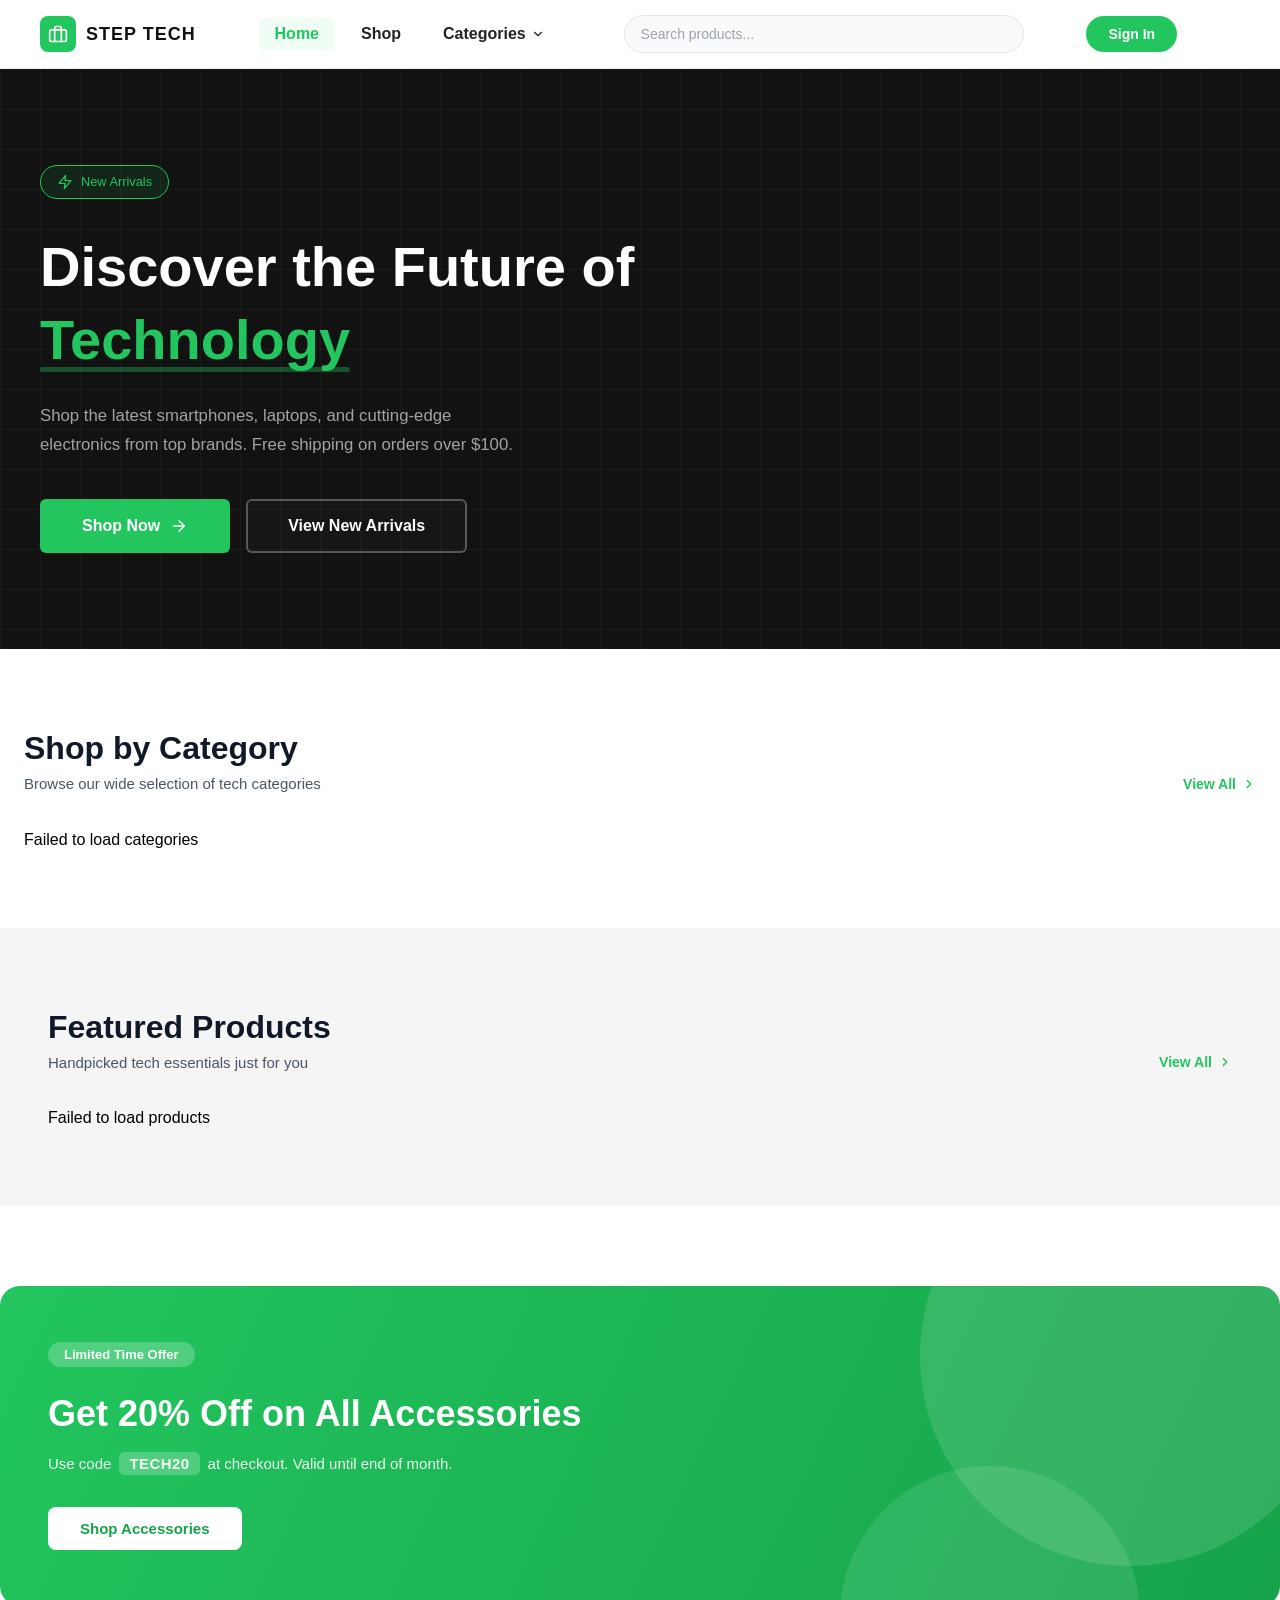
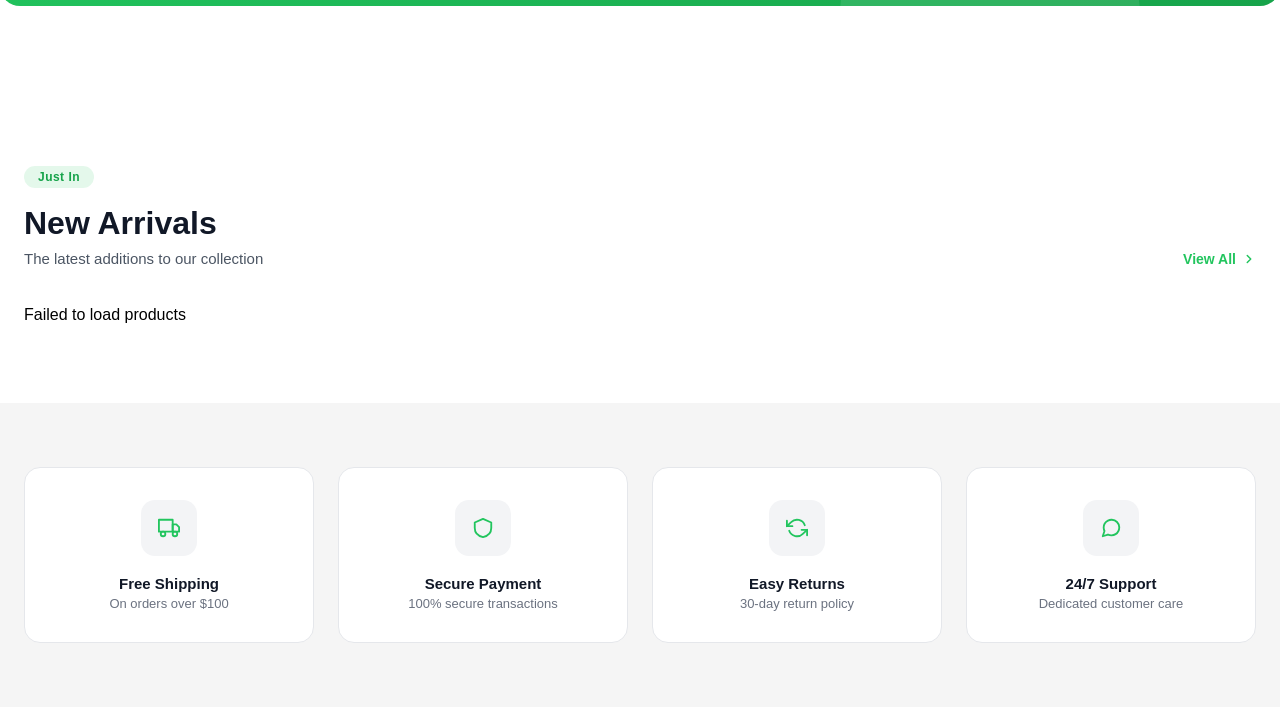
<file: index.html>
<!DOCTYPE html>
<html lang="en">

<head>
    <meta charset="UTF-8">
    <meta name="viewport" content="width=device-width, initial-scale=1.0">
    <title>STEP TECH</title>
    <link rel="stylesheet" href="./Reset/reset.css">
    <link rel="stylesheet" href="./style.css">
</head>

<body>
    <header>
        <nav>
            <a href="./index.html" class="site-name flex">
                <div class="icon-box">
                    <svg xmlns="http://www.w3.org/2000/svg" width="24" height="24" viewBox="0 0 24 24" fill="none"
                        stroke="currentColor" stroke-width="2" stroke-linecap="round" stroke-linejoin="round">
                        <rect x="2" y="7" width="20" height="14" rx="2" ry="2"></rect>
                        <path d="M16 21V5a2 2 0 0 0-2-2h-4a2 2 0 0 0-2 2v16"></path>
                    </svg>
                </div>
                <span>STEP TECH</span>
            </a>
            <div class="nav-list" id="navList">
                <ul>
                    <li id="navHoverHome"><a href="./index.html">Home</a></li>
                    <li id="navHoverShop"><a href="./Html/shop.html">Shop</a></li>
                    <li class="has-dropdown">
                        <span class="dropdown-toggle">
                            Categories
                            <svg xmlns="http://www.w3.org/2000/svg" width="14" height="14" viewBox="0 0 24 24"
                                fill="none" stroke="currentColor" stroke-width="2" stroke-linecap="round"
                                stroke-linejoin="round">
                                <polyline points="6 9 12 15 18 9"></polyline>
                            </svg>
                        </span>
                        <ul class="dropdown-menu" id="categoriesDropdown">
                            <li class="dropdown-loading">Loading...</li>
                        </ul>
                    </li>
                </ul>
            </div>
            <div class="serch-bar">
                <input type="text" placeholder="Search products..." id="searchInputHeader">
                <svg id="clearBtn" xmlns="http://www.w3.org/2000/svg" width="16" height="16" viewBox="0 0 24 24"
                    fill="none" stroke="currentColor" stroke-width="2" stroke-linecap="round" stroke-linejoin="round">
                    <line x1="18" y1="6" x2="6" y2="18"></line>
                    <line x1="6" y1="6" x2="18" y2="18"></line>
                </svg>
            </div>
            <!-- Dynamic Auth Header Area -->
            <div class="auth-header-container" id="authContainer">
                <a class="sign-in-a" href="./Html/signin.html">
                    <button class="sign-in-btn-element">Sign In</button>
                </a>
            </div>
            <div class="menu-overlay" id="menuOverlay"></div>
            <button class="hamburger-btn" id="hamburgerBtn" aria-label="Toggle menu">
                <svg class="icon-open" xmlns="http://www.w3.org/2000/svg" width="24" height="24" viewBox="0 0 24 24"
                    fill="none" stroke="currentColor" stroke-width="2" stroke-linecap="round" stroke-linejoin="round">
                    <line x1="3" y1="6" x2="21" y2="6"></line>
                    <line x1="3" y1="12" x2="21" y2="12"></line>
                    <line x1="3" y1="18" x2="21" y2="18"></line>
                </svg>
                <svg class="icon-close" xmlns="http://www.w3.org/2000/svg" width="24" height="24" viewBox="0 0 24 24"
                    fill="none" stroke="currentColor" stroke-width="2" stroke-linecap="round" stroke-linejoin="round">
                    <line x1="18" y1="6" x2="6" y2="18"></line>
                    <line x1="6" y1="6" x2="18" y2="18"></line>
                </svg>
            </button>
        </nav>
    </header>
    <main>
        <div class="hero">
            <div class="badge">
                <svg xmlns="http://www.w3.org/2000/svg" width="16" height="16" viewBox="0 0 24 24" fill="none"
                    stroke="currentColor" stroke-width="2" stroke-linecap="round" stroke-linejoin="round"
                    aria-hidden="true">
                    <polygon points="13 2 3 14 12 14 11 22 21 10 12 10 13 2"></polygon>
                </svg>
                <span>New Arrivals</span>
            </div>
            <h2>Discover the Future of <span class="highlight">Technology</span></h2>
            <p>
                Shop the latest smartphones, laptops, and cutting-edge electronics from top brands. Free shipping on
                orders over $100.
            </p>
            <div class="hero-buttons">
                <a href="./Html/shop.html" class="shop-page-btn">
                    Shop Now
                    <svg xmlns="http://www.w3.org/2000/svg" width="18" height="18" viewBox="0 0 24 24" fill="none"
                        stroke="currentColor" stroke-width="2" stroke-linecap="round" stroke-linejoin="round"
                        aria-hidden="true">
                        <line x1="5" y1="12" x2="19" y2="12"></line>
                        <polyline points="12 5 19 12 12 19"></polyline>
                    </svg>
                </a>
                <a href="./Html/shop.html?sort=newest" class="new-arrivals-page">View New Arrivals</a>
            </div>
        </div>
        <div class="shop-by-category-side">
            <span>Shop by Category</span>
            <div class="title-desc-btn">
                <div class="title-desc">
                    <span>Browse our wide selection of tech categories</span>
                </div>
                <div class="btn-category-all">
                    <a class="feri" href="./Html/shop.html">
                        View All
                        <svg class="btn-arrow" width="14" height="14" viewBox="0 0 24 24" fill="none"
                            stroke="currentColor" stroke-width="2.5" stroke-linecap="round" stroke-linejoin="round">
                            <polyline points="9 18 15 12 9 6"></polyline>
                        </svg>
                    </a>
                </div>
            </div>
            <div class="category-cards" id="category-cards"></div>
        </div>
        <div class="featured-prod-side">
            <div class="featured-side">
                <span>Featured Products</span>
                <span>Handpicked tech essentials just for you</span>
                <div>
                    <a class="featured-view-all" href="./Html/shop.html">
                        View All
                        <svg class="featured-view-all-arrow" width="14" height="14" viewBox="0 0 24 24" fill="none"
                            stroke="currentColor" stroke-width="2.5" stroke-linecap="round" stroke-linejoin="round">
                            <polyline points="9 18 15 12 9 6"></polyline>
                        </svg>
                    </a>
                </div>
            </div>
            <div class="product-card-featured" id="featured-cards"></div>
        </div>
        <div class="limitted-offers-herobaner">
            <div class="lim-off-badge">
                <span>Limited Time Offer</span>
            </div>
            <p class="lim-off-title">Get 20% Off on All Accessories</p>
            <p class="lim-off-desc">Use code <span class="lim-off-code">TECH20</span> at checkout. Valid until end of
                month.</p>
            <div class="shop-accessories-btn">
                <a href="./Html/shop.html" class="btn">Shop Accessories</a>
            </div>
        </div>
        <div class="new-arrivals-side">
            <div class="just-in-banner">
                <span>Just In</span>
            </div>
            <span>New Arrivals</span>
            <div class="new-arrivals-header">
                <span>The latest additions to our collection</span>
                <div class="new-arrivals-view-all">
                    <a href="./Html/shop.html?sort=newest" class="new-arrivals-view-all-link">
                        View All
                        <svg width="14" height="14" viewBox="0 0 24 24" fill="none" stroke="currentColor"
                            stroke-width="2.5" stroke-linecap="round" stroke-linejoin="round">
                            <polyline points="9 18 15 12 9 6"></polyline>
                        </svg>
                    </a>
                </div>
            </div>
            <div class="new-arrivals-cards" id="new-arrivals-cards"></div>
        </div>
        <div class="perks-section">
            <div class="endcards-container">
                <div class="free-shipping-card perk-card">
                    <div class="perk-icon">
                        <svg width="22" height="22" viewBox="0 0 24 24" fill="none" stroke="currentColor"
                            stroke-width="2" stroke-linecap="round" stroke-linejoin="round">
                            <rect x="1" y="3" width="15" height="13"></rect>
                            <polygon points="16 8 20 8 23 11 23 16 16 16 16 8"></polygon>
                            <circle cx="5.5" cy="18.5" r="2.5"></circle>
                            <circle cx="18.5" cy="18.5" r="2.5"></circle>
                        </svg>
                    </div>
                    <span class="perk-title">Free Shipping</span>
                    <span class="perk-desc">On orders over $100</span>
                </div>
                <div class="secure-payment-card perk-card">
                    <div class="perk-icon">
                        <svg width="22" height="22" viewBox="0 0 24 24" fill="none" stroke="currentColor"
                            stroke-width="2" stroke-linecap="round" stroke-linejoin="round">
                            <path d="M12 2 3 6v6c0 5.25 3.75 8.75 9 10 5.25-1.25 9-4.75 9-10V6l-9-4z"></path>
                        </svg>
                    </div>
                    <span class="perk-title">Secure Payment</span>
                    <span class="perk-desc">100% secure transactions</span>
                </div>
                <div class="easy-returns-card perk-card">
                    <div class="perk-icon">
                        <svg width="22" height="22" viewBox="0 0 24 24" fill="none" stroke="currentColor"
                            stroke-width="2" stroke-linecap="round" stroke-linejoin="round">
                            <polyline points="1 4 1 10 7 10"></polyline>
                            <polyline points="23 20 23 14 17 14"></polyline>
                            <path d="M20.49 9A9 9 0 0 0 5.64 5.64L1 10"></path>
                            <path d="M3.51 15A9 9 0 0 0 18.36 18.36L23 14"></path>
                        </svg>
                    </div>
                    <span class="perk-title">Easy Returns</span>
                    <span class="perk-desc">30-day return policy</span>
                </div>
                <div class="support-card perk-card">
                    <div class="perk-icon">
                        <svg width="22" height="22" viewBox="0 0 24 24" fill="none" stroke="currentColor"
                            stroke-width="2" stroke-linecap="round" stroke-linejoin="round">
                            <path
                                d="M21 11.5a8.38 8.38 0 0 1-.9 3.8 8.5 8.5 0 0 1-7.6 4.7 8.38 8.38 0 0 1-3.8-.9L3 21l1.9-5.7a8.38 8.38 0 0 1-.9-3.8 8.5 8.5 0 0 1 4.7-7.6 8.38 8.38 0 0 1 3.8-.9h.5a8.48 8.48 0 0 1 8 8v.5z">
                            </path>
                        </svg>
                    </div>
                    <span class="perk-title">24/7 Support</span>
                    <span class="perk-desc">Dedicated customer care</span>
                </div>
            </div>
        </div>
    </main>
    <script src="./JavaScript/cart.js"></script>
    <script src="./JavaScript/favorites.js"></script>
    <script src="./main.js"></script>
    <script src="./JavaScript/burgermenu.js"></script>
</body>

</html>
</file>
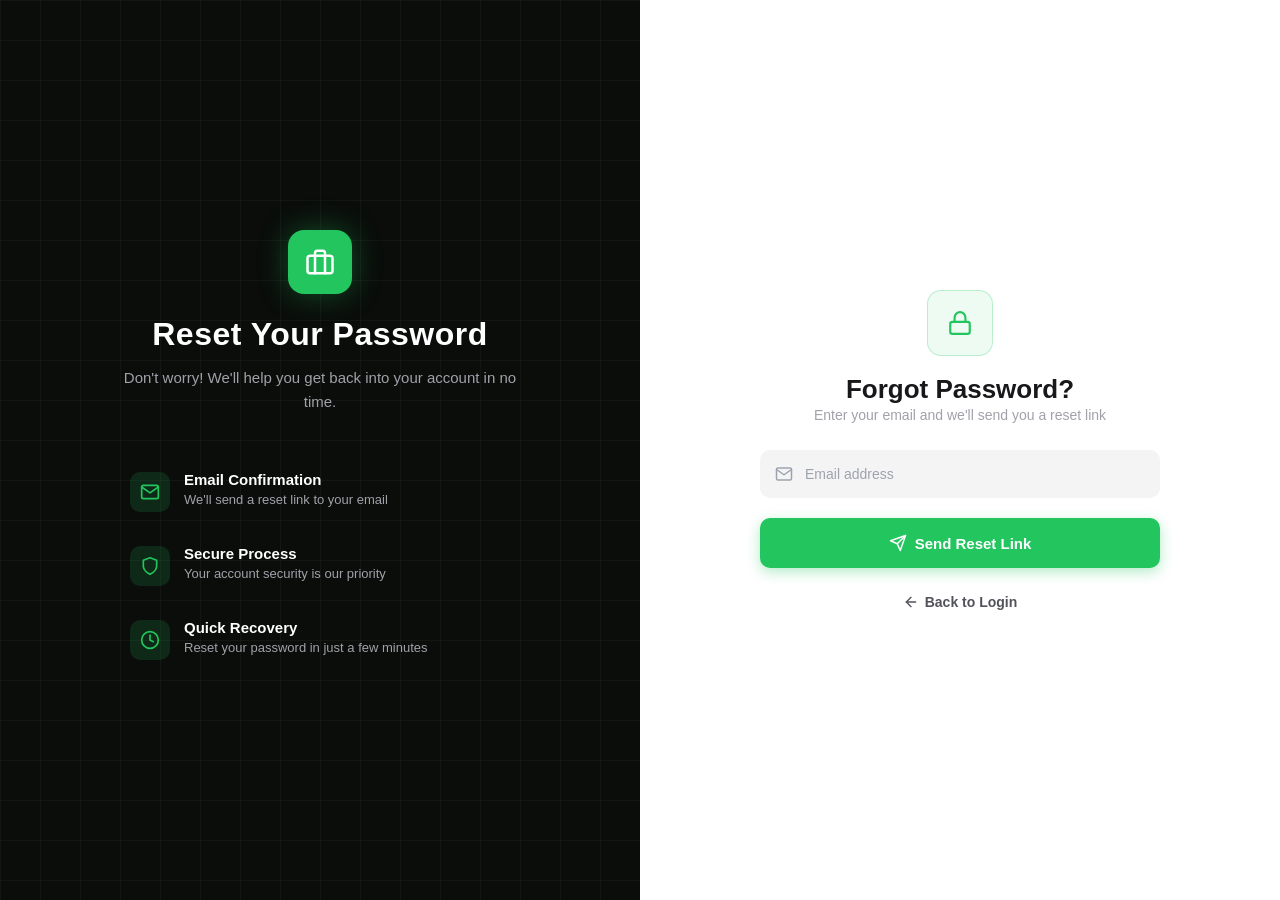
<file: Html/forgotpass.html>
<!DOCTYPE html>
<html lang="en">

<head>
    <meta charset="UTF-8">
    <meta name="viewport" content="width=device-width, initial-scale=1.0">
    <title>Forgot Password Step Tech</title>
    <link rel="stylesheet" href="../Reset/reset.css">
    <link rel="stylesheet" href="../Scss/forgotpasspage/forgotpass.css">
</head>

<body>
    <main>
        <section class="banner-side">
            <div class="logo">
                <svg viewBox="0 0 24 24" fill="none" stroke="currentColor" stroke-width="2" stroke-linecap="round"
                    stroke-linejoin="round">
                    <rect x="2" y="7" width="20" height="14" rx="2"></rect>
                    <path d="M16 21V5a2 2 0 0 0-2-2h-4a2 2 0 0 0-2 2v16"></path>
                </svg>
            </div>
            <p class="banner-title">Reset Your Password</p>
            <p class="banner-desc">Don't worry! We'll help you get back into your account in no time.</p>
            <div class="card-conteiner">
                <div class="card-fast">
                    <div class="card-logo">
                        <svg viewBox="0 0 24 24" fill="none" stroke="currentColor" stroke-width="2"
                            stroke-linecap="round" stroke-linejoin="round">
                            <rect x="2" y="4" width="20" height="16" rx="2"></rect>
                            <path d="m22 6-10 7L2 6"></path>
                        </svg>
                    </div>
                    <div class="card-text">
                        <p class="card-title">Email Confirmation</p>
                        <p class="card-desc">We'll send a reset link to your email</p>
                    </div>
                </div>
                <div class="card-lightning">
                    <div class="card-logo-second">
                        <svg viewBox="0 0 24 24" fill="none" stroke="currentColor" stroke-width="2"
                            stroke-linecap="round" stroke-linejoin="round">
                            <path d="M12 22s8-4 8-10V5l-8-3-8 3v7c0 6 8 10 8 10z"></path>
                        </svg>
                    </div>
                    <div class="card-text">
                        <p class="card-title">Secure Process</p>
                        <p class="card-desc">Your account security is our priority</p>
                    </div>
                </div>
                <div class="card-support">
                    <div class="card-logo-third">
                        <svg viewBox="0 0 24 24" fill="none" stroke="currentColor" stroke-width="2"
                            stroke-linecap="round" stroke-linejoin="round">
                            <circle cx="12" cy="12" r="10"></circle>
                            <polyline points="12 6 12 12 16 14"></polyline>
                        </svg>
                    </div>
                    <div class="card-text">
                        <p class="card-title">Quick Recovery</p>
                        <p class="card-desc">Reset your password in just a few minutes</p>
                    </div>
                </div>
            </div>
        </section>
        <section class="form-side">
            <div class="form-logo">
                <svg viewBox="0 0 24 24" fill="none" stroke="currentColor" stroke-width="2" stroke-linecap="round"
                    stroke-linejoin="round">
                    <rect x="3" y="11" width="18" height="11" rx="2"></rect>
                    <path d="M7 11V7a5 5 0 0 1 10 0v4"></path>
                </svg>
            </div>
            <p class="form-title">Forgot Password?</p>
            <p class="form-subtitle">Enter your email and we'll send you a reset link</p>
            <form class="forgot-form" novalidate>
                <div class="input-group full">
                    <span class="input-icon">
                        <svg viewBox="0 0 24 24" fill="none" stroke="currentColor" stroke-width="2"
                            stroke-linecap="round" stroke-linejoin="round">
                            <rect x="2" y="4" width="20" height="16" rx="2"></rect>
                            <path d="m22 6-10 7L2 6"></path>
                        </svg>
                    </span>
                    <input type="email" name="email" placeholder="Email address" required>
                </div>
                <button type="submit" class="btn-reset">
                    <svg viewBox="0 0 24 24" fill="none" stroke="currentColor" stroke-width="2" stroke-linecap="round"
                        stroke-linejoin="round">
                        <line x1="22" y1="2" x2="11" y2="13"></line>
                        <polygon points="22 2 15 22 11 13 2 9 22 2"></polygon>
                    </svg>
                    <span>Send Reset Link</span>
                </button>
            </form>
            <a href="./signin.html" class="back-link">
                <svg viewBox="0 0 24 24" fill="none" stroke="currentColor" stroke-width="2" stroke-linecap="round"
                    stroke-linejoin="round">
                    <line x1="19" y1="12" x2="5" y2="12"></line>
                    <polyline points="12 19 5 12 12 5"></polyline>
                </svg>
                <span>Back to Login</span>
            </a>
        </section>
    </main>
</body>

</html>
</file>
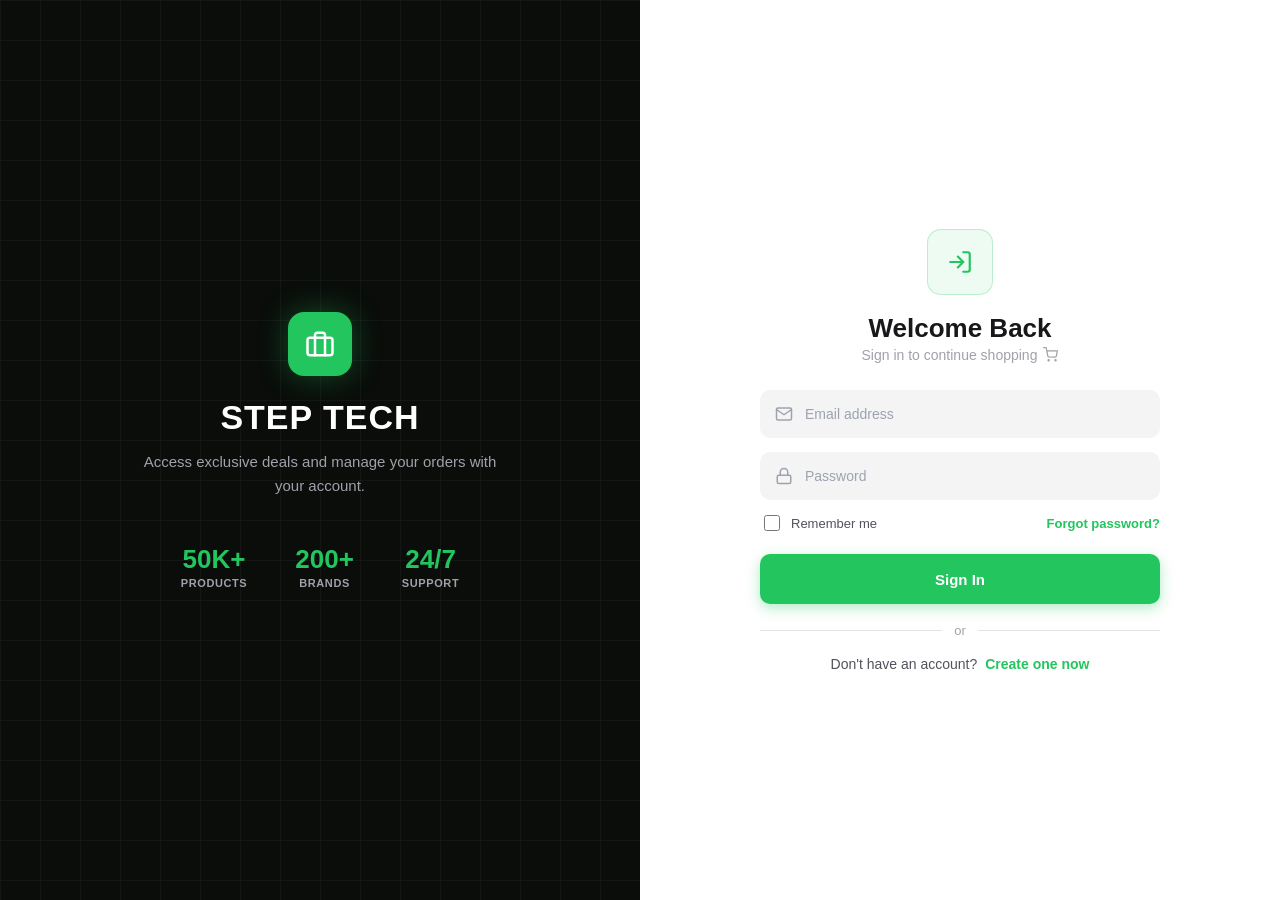
<file: Html/profile.html>
<!DOCTYPE html>
<html lang="en">

<head>
    <meta charset="UTF-8">
    <meta name="viewport" content="width=device-width, initial-scale=1.0">
    <title>My Profile | Step Tech</title>
    <link rel="stylesheet" href="../Reset/reset.css">
    <link rel="stylesheet" href="../Scss/profilepage/profile.css">
</head>

<body>
    <svg xmlns="http://www.w3.org/2000/svg" style="display:none" aria-hidden="true">
        <symbol id="i-user" viewBox="0 0 24 24">
            <path d="M19 21v-2a4 4 0 0 0-4-4H9a4 4 0 0 0-4 4v2" />
            <circle cx="12" cy="7" r="4" />
        </symbol>
        <symbol id="i-bag" viewBox="0 0 24 24">
            <path d="M6 2 3 6v14a2 2 0 0 0 2 2h14a2 2 0 0 0 2-2V6l-3-4Z" />
            <path d="M3 6h18" />
            <path d="M16 10a4 4 0 0 1-8 0" />
        </symbol>
        <symbol id="i-cart" viewBox="0 0 24 24">
            <circle cx="8" cy="21" r="1" />
            <circle cx="19" cy="21" r="1" />
            <path d="M2.05 2.05h2l2.66 12.42a2 2 0 0 0 2 1.58h9.78a2 2 0 0 0 1.95-1.57l1.65-7.43H5.12" />
        </symbol>
        <symbol id="i-heart" viewBox="0 0 24 24">
            <path
                d="M19 14c1.49-1.46 3-3.21 3-5.5A5.5 5.5 0 0 0 16.5 3c-1.76 0-3 .5-4.5 2-1.5-1.5-2.74-2-4.5-2A5.5 5.5 0 0 0 2 8.5c0 2.3 1.5 4.05 3 5.5l7 7Z" />
        </symbol>
        <symbol id="i-settings" viewBox="0 0 24 24">
            <circle cx="12" cy="12" r="3" />
            <path
                d="M19.4 15a1.65 1.65 0 0 0 .33 1.82l.06.06a2 2 0 1 1-2.83 2.83l-.06-.06a1.65 1.65 0 0 0-1.82-.33 1.65 1.65 0 0 0-1 1.51V21a2 2 0 1 1-4 0v-.09A1.65 1.65 0 0 0 9 19.4a1.65 1.65 0 0 0-1.82.33l-.06.06a2 2 0 1 1-2.83-2.83l.06-.06A1.65 1.65 0 0 0 4.68 15a1.65 1.65 0 0 0-1.51-1H3a2 2 0 1 1 0-4h.09A1.65 1.65 0 0 0 4.6 9a1.65 1.65 0 0 0-.33-1.82l-.06-.06a2 2 0 1 1 2.83-2.83l.06.06A1.65 1.65 0 0 0 9 4.68a1.65 1.65 0 0 0 1-1.51V3a2 2 0 1 1 4 0v.09a1.65 1.65 0 0 0 1 1.51 1.65 1.65 0 0 0 1.82-.33l.06-.06a2 2 0 1 1 2.83 2.83l-.06.06A1.65 1.65 0 0 0 19.4 9a1.65 1.65 0 0 0 1.51 1H21a2 2 0 1 1 0 4h-.09a1.65 1.65 0 0 0-1.51 1Z" />
        </symbol>
        <symbol id="i-logout" viewBox="0 0 24 24">
            <path d="M9 21H5a2 2 0 0 1-2-2V5a2 2 0 0 1 2-2h4" />
            <polyline points="16 17 21 12 16 7" />
            <line x1="21" x2="9" y1="12" y2="12" />
        </symbol>
        <symbol id="i-image" viewBox="0 0 24 24">
            <rect width="18" height="18" x="3" y="3" rx="2" />
            <circle cx="9" cy="9" r="2" />
            <path d="m21 15-3.09-3.09a2 2 0 0 0-2.82 0L6 21" />
        </symbol>
        <symbol id="i-link" viewBox="0 0 24 24">
            <path d="M10 13a5 5 0 0 0 7.54.54l3-3a5 5 0 0 0-7.07-7.07l-1.72 1.71" />
            <path d="M14 11a5 5 0 0 0-7.54-.54l-3 3a5 5 0 0 0 7.07 7.07l1.71-1.71" />
        </symbol>
        <symbol id="i-mail" viewBox="0 0 24 24">
            <rect width="20" height="16" x="2" y="4" rx="2" />
            <path d="m22 7-8.97 5.7a1.94 1.94 0 0 1-2.06 0L2 7" />
        </symbol>
        <symbol id="i-lock" viewBox="0 0 24 24">
            <rect width="18" height="11" x="3" y="11" rx="2" />
            <path d="M7 11V7a5 5 0 0 1 10 0v4" />
        </symbol>
        <symbol id="i-calendar" viewBox="0 0 24 24">
            <path d="M8 2v4" />
            <path d="M16 2v4" />
            <rect width="18" height="18" x="3" y="4" rx="2" />
            <path d="M3 10h18" />
        </symbol>
        <symbol id="i-phone" viewBox="0 0 24 24">
            <path
                d="M22 16.92v3a2 2 0 0 1-2.18 2 19.79 19.79 0 0 1-8.63-3.07 19.5 19.5 0 0 1-6-6 19.79 19.79 0 0 1-3.07-8.67A2 2 0 0 1 4.11 2h3a2 2 0 0 1 2 1.72c.127.96.361 1.903.7 2.81a2 2 0 0 1-.45 2.11L8.09 9.91a16 16 0 0 0 6 6l1.27-1.27a2 2 0 0 1 2.11-.45c.907.339 1.85.573 2.81.7A2 2 0 0 1 22 16.92z" />
        </symbol>
        <symbol id="i-home" viewBox="0 0 24 24">
            <path d="m3 9 9-7 9 7v11a2 2 0 0 1-2 2H5a2 2 0 0 1-2-2z" />
            <polyline points="9 22 9 12 15 12 15 22" />
        </symbol>
        <symbol id="i-pin" viewBox="0 0 24 24">
            <path d="M20 10c0 6-8 12-8 12s-8-6-8-12a8 8 0 0 1 16 0Z" />
            <circle cx="12" cy="10" r="3" />
        </symbol>
        <symbol id="i-x" viewBox="0 0 24 24">
            <path d="M18 6 6 18" />
            <path d="m6 6 12 12" />
        </symbol>
        <symbol id="i-check" viewBox="0 0 24 24">
            <path d="M20 6 9 17l-5-5" />
        </symbol>
        <symbol id="i-arrow-right" viewBox="0 0 24 24">
            <path d="M5 12h14" />
            <path d="m12 5 7 7-7 7" />
        </symbol>
        <symbol id="i-eye" viewBox="0 0 24 24">
            <path d="M2 12s3-7 10-7 10 7 10 7-3 7-10 7-10-7-10-7Z" />
            <circle cx="12" cy="12" r="3" />
        </symbol>
        <symbol id="i-eye-off" viewBox="0 0 24 24">
            <path d="M9.88 9.88a3 3 0 1 0 4.24 4.24" />
            <path d="M10.73 5.08A10.43 10.43 0 0 1 12 5c7 0 10 7 10 7a13.16 13.16 0 0 1-1.67 2.68" />
            <path d="M6.61 6.61A13.526 13.526 0 0 0 2 12s3 7 10 7a9.74 9.74 0 0 0 5.39-1.61" />
            <line x1="2" x2="22" y1="2" y2="22" />
        </symbol>
        <symbol id="i-alert-triangle" viewBox="0 0 24 24">
            <path d="m21.73 18-8-14a2 2 0 0 0-3.48 0l-8 14A2 2 0 0 0 4 21h16a2 2 0 0 0 1.73-3" />
            <path d="M12 9v4" />
            <path d="M12 17h.01" />
        </symbol>
        <symbol id="i-alert-circle" viewBox="0 0 24 24">
            <circle cx="12" cy="12" r="10" />
            <line x1="12" x2="12" y1="8" y2="12" />
            <line x1="12" x2="12.01" y1="16" y2="16" />
        </symbol>
        <symbol id="i-trash" viewBox="0 0 24 24">
            <path d="M3 6h18" />
            <path d="M19 6v14a2 2 0 0 1-2 2H7a2 2 0 0 1-2-2V6" />
            <path d="M8 6V4a2 2 0 0 1 2-2h4a2 2 0 0 1 2 2v2" />
        </symbol>
    </svg>
    <header class="hdr-site-header">
        <nav class="hdr-nav">
            <a href="../index.html" class="hdr-site-name">
                <div class="hdr-icon-box">
                    <svg xmlns="http://www.w3.org/2000/svg" width="24" height="24" viewBox="0 0 24 24" fill="none"
                        stroke="currentColor" stroke-width="2" stroke-linecap="round" stroke-linejoin="round">
                        <rect x="2" y="7" width="20" height="14" rx="2" ry="2"></rect>
                        <path d="M16 21V5a2 2 0 0 0-2-2h-4a2 2 0 0 0-2 2v16"></path>
                    </svg>
                </div>
                <span>STEP TECH</span>
            </a>
            <div class="hdr-nav-list" id="navList">
                <ul>
                    <li id="navHoverHome"><a href="../index.html">Home</a></li>
                    <li id="navHoverShop" class="hdr-active"><a href="./shop.html">Shop</a></li>
                    <li class="hdr-has-dropdown">
                        <span class="hdr-dropdown-toggle">
                            Categories
                            <svg xmlns="http://www.w3.org/2000/svg" width="14" height="14" viewBox="0 0 24 24"
                                fill="none" stroke="currentColor" stroke-width="2" stroke-linecap="round"
                                stroke-linejoin="round">
                                <polyline points="6 9 12 15 18 9"></polyline>
                            </svg>
                        </span>
                        <ul class="hdr-dropdown-menu" id="categoriesDropdown">
                            <li class="hdr-dropdown-loading">Loading...</li>
                        </ul>
                    </li>
                </ul>
            </div>
            <div class="hdr-search-bar">
                <input type="text" placeholder="Search products..." id="searchInputHeader">
                <svg id="clearBtn" xmlns="http://www.w3.org/2000/svg" width="16" height="16" viewBox="0 0 24 24"
                    fill="none" stroke="currentColor" stroke-width="2" stroke-linecap="round" stroke-linejoin="round">
                    <line x1="18" y1="6" x2="6" y2="18"></line>
                    <line x1="6" y1="6" x2="18" y2="18"></line>
                </svg>
            </div>
            <div class="hdr-auth-container" id="authContainer">
                <a class="hdr-sign-in-a" href="./signin.html">
                    <button class="hdr-sign-in-btn">Sign In</button>
                </a>
            </div>
            <div class="hdr-menu-overlay" id="menuOverlay"></div>
            <button class="hdr-hamburger-btn" id="hamburgerBtn" aria-label="Toggle menu">
                <svg class="hdr-icon-open" xmlns="http://www.w3.org/2000/svg" width="24" height="24" viewBox="0 0 24 24"
                    fill="none" stroke="currentColor" stroke-width="2" stroke-linecap="round" stroke-linejoin="round">
                    <line x1="3" y1="6" x2="21" y2="6"></line>
                    <line x1="3" y1="12" x2="21" y2="12"></line>
                    <line x1="3" y1="18" x2="21" y2="18"></line>
                </svg>
                <svg class="hdr-icon-close" xmlns="http://www.w3.org/2000/svg" width="24" height="24"
                    viewBox="0 0 24 24" fill="none" stroke="currentColor" stroke-width="2" stroke-linecap="round"
                    stroke-linejoin="round">
                    <line x1="18" y1="6" x2="6" y2="18"></line>
                    <line x1="6" y1="6" x2="18" y2="18"></line>
                </svg>
            </button>
        </nav>
    </header>
    <main class="prf-main">
        <section class="prf-sidebar">
            <div class="prf-profile-info">
                <div class="prf-profile-avatar" data-user-avatar>
                    <img src="" alt="" hidden>
                    <span data-user-initials>U</span>
                </div>
                <div class="prf-profile-text">
                    <p class="prf-profile-name" data-user-name>User Name</p>
                    <p class="prf-profile-email" data-user-email>user@email.com</p>
                </div>
            </div>
            <nav class="prf-control-panel" aria-label="Account menu">
                <div class="prf-btn-box">
                    <a href="#profile" class="prf-panel-btn" data-tab="profile">
                        <span class="prf-panel-icon"><svg class="prf-icon">
                                <use href="#i-user"></use>
                            </svg></span>
                        <span class="prf-panel-label">My Profile</span>
                    </a>
                </div>
                <div class="prf-btn-box">
                    <a href="#cart" class="prf-panel-btn" data-tab="cart">
                        <span class="prf-panel-icon"><svg class="prf-icon">
                                <use href="#i-bag"></use>
                            </svg></span>
                        <span class="prf-panel-label">Cart</span>
                    </a>
                </div>
                <div class="prf-btn-box">
                    <a href="#favorites" class="prf-panel-btn" data-tab="favorites">
                        <span class="prf-panel-icon"><svg class="prf-icon">
                                <use href="#i-heart"></use>
                            </svg></span>
                        <span class="prf-panel-label">Favorites</span>
                    </a>
                </div>
                <div class="prf-btn-box">
                    <a href="#settings" class="prf-panel-btn" data-tab="settings">
                        <span class="prf-panel-icon"><svg class="prf-icon">
                                <use href="#i-settings"></use>
                            </svg></span>
                        <span class="prf-panel-label">Settings</span>
                    </a>
                </div>
                <div class="prf-logout-box">
                    <button type="button" class="prf-panel-btn prf-panel-btn-logout" id="logoutBtn">
                        <span class="prf-panel-icon"><svg class="prf-icon">
                                <use href="#i-logout"></use>
                            </svg></span>
                        <span class="prf-panel-label">Logout</span>
                    </button>
                </div>
            </nav>
        </section>
        <div class="prf-wrapper">
            <section class="prf-tab-panel" id="panel-profile" data-panel="profile">
                <div class="prf-page-info">
                    <h1>My Profile</h1>
                    <p>Manage your personal information and preferences</p>
                </div>
                <form id="profileForm" novalidate>
                    <div class="prf-card">
                        <div class="prf-card-head">
                            <svg class="prf-icon">
                                <use href="#i-image"></use>
                            </svg>
                            <h2>Profile Picture</h2>
                        </div>
                        <div class="prf-card-body prf-photo-body">
                            <div class="prf-photo-preview" id="photoPreview">
                                <img src="" alt="Profile picture preview" hidden>
                                <span data-user-initials>U</span>
                            </div>
                            <div class="prf-photo-fields">
                                <p class="prf-photo-title">Upload your photo</p>
                                <p class="prf-photo-hint">Enter a URL to your profile picture</p>
                                <div class="prf-input-wrap">
                                    <svg class="prf-icon prf-input-icon">
                                        <use href="#i-link"></use>
                                    </svg>
                                    <input type="url" id="avatarUrl" name="avatarUrl"
                                        placeholder="https://example.com/avatar.jpg" autocomplete="off">
                                </div>
                            </div>
                        </div>
                    </div>
                    <div class="prf-card">
                        <div class="prf-card-head">
                            <svg class="prf-icon">
                                <use href="#i-user"></use>
                            </svg>
                            <h2>Personal Information</h2>
                        </div>
                        <div class="prf-card-body">
                            <div class="prf-form-grid">
                                <div class="prf-field">
                                    <label for="firstName"><span class="prf-req">*</span> First Name</label>
                                    <div class="prf-input-wrap">
                                        <svg class="prf-icon prf-input-icon">
                                            <use href="#i-user"></use>
                                        </svg>
                                        <input type="text" id="firstName" name="firstName"
                                            placeholder="Enter your first name" required>
                                    </div>
                                    <span class="prf-field-error" data-error-for="firstName"></span>
                                </div>
                                <div class="prf-field">
                                    <label for="lastName"><span class="prf-req">*</span> Last Name</label>
                                    <div class="prf-input-wrap">
                                        <svg class="prf-icon prf-input-icon">
                                            <use href="#i-user"></use>
                                        </svg>
                                        <input type="text" id="lastName" name="lastName"
                                            placeholder="Enter your last name" required>
                                    </div>
                                    <span class="prf-field-error" data-error-for="lastName"></span>
                                </div>
                                <div class="prf-field prf-field-full">
                                    <label for="email">Email Address</label>
                                    <div class="prf-input-wrap prf-is-readonly">
                                        <svg class="prf-icon prf-input-icon">
                                            <use href="#i-mail"></use>
                                        </svg>
                                        <input type="email" id="email" name="email" placeholder="your@email.com"
                                            readonly>
                                        <span class="prf-lock-badge"><svg class="prf-icon">
                                                <use href="#i-lock"></use>
                                            </svg></span>
                                    </div>
                                </div>
                                <div class="prf-field">
                                    <label for="birthDate">Date of Birth</label>
                                    <div class="prf-input-wrap">
                                        <svg class="prf-icon prf-input-icon">
                                            <use href="#i-calendar"></use>
                                        </svg>
                                        <input type="date" id="birthDate" name="birthDate">
                                    </div>
                                </div>
                                <div class="prf-field">
                                    <label for="phone">Phone Number</label>
                                    <div class="prf-input-wrap">
                                        <svg class="prf-icon prf-input-icon">
                                            <use href="#i-phone"></use>
                                        </svg>
                                        <input type="tel" id="phone" name="phone" placeholder="+995 555 123 456">
                                    </div>
                                    <span class="prf-field-error" data-error-for="phone"></span>
                                </div>
                            </div>
                        </div>
                    </div>
                    <div class="prf-card">
                        <div class="prf-card-head">
                            <svg class="prf-icon">
                                <use href="#i-pin"></use>
                            </svg>
                            <h2>Address</h2>
                        </div>
                        <div class="prf-card-body">
                            <div class="prf-field">
                                <label for="address">Street Address</label>
                                <div class="prf-input-wrap">
                                    <svg class="prf-icon prf-input-icon">
                                        <use href="#i-home"></use>
                                    </svg>
                                    <input type="text" id="address" name="address"
                                        placeholder="Enter your street address">
                                </div>
                            </div>
                        </div>
                    </div>
                    <div class="prf-action-box">
                        <button type="button" class="prf-btn prf-btn-discard" id="discardBtn" disabled>
                            <svg class="prf-icon">
                                <use href="#i-x"></use>
                            </svg>
                            <span>Discard</span>
                        </button>
                        <button type="submit" class="prf-btn prf-btn-blue" id="saveBtn">
                            <svg class="prf-icon">
                                <use href="#i-check"></use>
                            </svg>
                            <span>Save Changes</span>
                        </button>
                    </div>
                </form>
            </section>
            <!-- ========== CART ========== -->
            <section class="prf-tab-panel" id="panel-cart" data-panel="cart" hidden>
                <div class="prf-page-info">
                    <h1>Shopping Cart</h1>
                    <p data-count="cart">0 items in your cart</p>
                </div>
                <div class="prf-card">
                    <div class="prf-items-list" data-list="cart" hidden></div>
                    <div class="prf-empty-state" data-empty="cart">
                        <svg class="prf-icon prf-empty-icon">
                            <use href="#i-cart"></use>
                        </svg>
                        <h2>Your cart is empty</h2>
                        <p>Looks like you haven't added anything to your cart yet. Start exploring our products!</p>
                        <a href="shop.html" class="prf-btn prf-btn-blue">
                            <svg class="prf-icon">
                                <use href="#i-arrow-right"></use>
                            </svg>
                            <span>Continue Shopping</span>
                        </a>
                    </div>
                </div>
            </section>
            <section class="prf-tab-panel" id="panel-favorites" data-panel="favorites" hidden>
                <div class="prf-page-info">
                    <h1>My Favorites</h1>
                    <p data-count="favorites">0 items saved</p>
                </div>
                <div class="prf-card">
                    <div class="prf-items-list" data-list="favorites" hidden></div>
                    <div class="prf-empty-state" data-empty="favorites">
                        <svg class="prf-icon prf-empty-icon">
                            <use href="#i-heart"></use>
                        </svg>
                        <h2>No favorites yet</h2>
                        <p>Start adding products to your favorites to see them here.<br>Click the heart icon on any
                            product!</p>
                        <a href="shop.html" class="prf-btn prf-btn-blue">
                            <svg class="prf-icon">
                                <use href="#i-cart"></use>
                            </svg>
                            <span>Browse Products</span>
                        </a>
                    </div>
                </div>
            </section>
            <section class="prf-tab-panel" id="panel-settings" data-panel="settings" hidden>
                <div class="prf-page-info">
                    <h1>Account Settings</h1>
                    <p>Manage your security and account preferences</p>
                </div>
                <form id="passwordForm" class="prf-card" novalidate>
                    <div class="prf-card-head">
                        <svg class="prf-icon">
                            <use href="#i-lock"></use>
                        </svg>
                        <h2>Change Password</h2>
                    </div>
                    <div class="prf-card-body">
                        <div class="prf-form-grid">
                            <div class="prf-field prf-field-full">
                                <label for="currentPassword"><span class="prf-req">*</span> Current Password</label>
                                <div class="prf-input-wrap prf-has-eye">
                                    <svg class="prf-icon prf-input-icon">
                                        <use href="#i-lock"></use>
                                    </svg>
                                    <input type="password" id="currentPassword" name="currentPassword"
                                        placeholder="Enter your current password" autocomplete="current-password">
                                    <button type="button" class="prf-toggle-eye" aria-label="Show password">
                                        <svg class="prf-icon">
                                            <use href="#i-eye"></use>
                                        </svg>
                                    </button>
                                </div>
                                <span class="prf-field-error" data-error-for="currentPassword"></span>
                            </div>
                            <div class="prf-field">
                                <label for="newPassword"><span class="prf-req">*</span> New Password</label>
                                <div class="prf-input-wrap prf-has-eye">
                                    <svg class="prf-icon prf-input-icon">
                                        <use href="#i-lock"></use>
                                    </svg>
                                    <input type="password" id="newPassword" name="newPassword"
                                        placeholder="Enter your new password" autocomplete="new-password">
                                    <button type="button" class="prf-toggle-eye" aria-label="Show password">
                                        <svg class="prf-icon">
                                            <use href="#i-eye"></use>
                                        </svg>
                                    </button>
                                </div>
                                <span class="prf-field-error" data-error-for="newPassword"></span>
                            </div>
                            <div class="prf-field">
                                <label for="confirmPassword"><span class="prf-req">*</span> Confirm New Password</label>
                                <div class="prf-input-wrap prf-has-eye">
                                    <svg class="prf-icon prf-input-icon">
                                        <use href="#i-lock"></use>
                                    </svg>
                                    <input type="password" id="confirmPassword" name="confirmPassword"
                                        placeholder="Confirm your new password" autocomplete="new-password">
                                    <button type="button" class="prf-toggle-eye" aria-label="Show password">
                                        <svg class="prf-icon">
                                            <use href="#i-eye"></use>
                                        </svg>
                                    </button>
                                </div>
                                <span class="prf-field-error" data-error-for="confirmPassword"></span>
                            </div>
                        </div>
                        <div class="prf-card-actions">
                            <button type="submit" class="prf-btn prf-btn-blue" id="updatePasswordBtn">
                                <svg class="prf-icon">
                                    <use href="#i-check"></use>
                                </svg>
                                <span>Update Password</span>
                            </button>
                        </div>
                    </div>
                </form>
                <div class="prf-card prf-danger-card">
                    <div class="prf-card-head">
                        <svg class="prf-icon">
                            <use href="#i-alert-triangle"></use>
                        </svg>
                        <h2>Danger Zone</h2>
                    </div>
                    <div class="prf-card-body">
                        <div class="prf-warning-box">
                            <svg class="prf-icon">
                                <use href="#i-alert-circle"></use>
                            </svg>
                            <div>
                                <p class="prf-warning-title">Delete Account</p>
                                <p class="prf-warning-text">Once you delete your account, there is no going back. Please
                                    be certain.</p>
                            </div>
                        </div>
                        <div class="prf-delete-row">
                            <div>
                                <p class="prf-delete-title">Delete your account</p>
                                <p class="prf-delete-text">This will permanently delete your account, including all your
                                    data, orders, and preferences.</p>
                            </div>
                            <button type="button" class="prf-btn prf-btn-danger" id="deleteAccountBtn">
                                <svg class="prf-icon">
                                    <use href="#i-trash"></use>
                                </svg>
                                <span>Delete Account</span>
                            </button>
                        </div>
                    </div>
                </div>
            </section>
        </div>
    </main>
    <dialog id="deleteDialog" class="prf-confirm-dialog">
        <div class="prf-confirm-icon"><svg class="prf-icon">
                <use href="#i-alert-triangle"></use>
            </svg></div>
        <h2>Delete your account?</h2>
        <p>This action is permanent and cannot be undone. All your data, orders, and preferences will be removed.</p>
        <div class="prf-confirm-actions">
            <button type="button" class="prf-btn prf-btn-discard" id="deleteCancelBtn">Cancel</button>
            <button type="button" class="prf-btn prf-btn-danger" id="deleteConfirmBtn">Yes, delete</button>
        </div>
    </dialog>
    <script src="../JavaScript/burgermenu.js"></script>
    <script src="../JavaScript/cart.js"></script>
    <script src="../JavaScript/favorites.js"></script>
    <script src="../JavaScript/profile.js"></script>
    <script src="../JavaScript/profileCart.js"></script>
    <script src="../JavaScript/profileFavorites.js"></script>
</body>

</html>

<!-- headeris classegbi unda davabruno ukan mere shevaerto sjop js da main js savit da egaa  -->
</file>
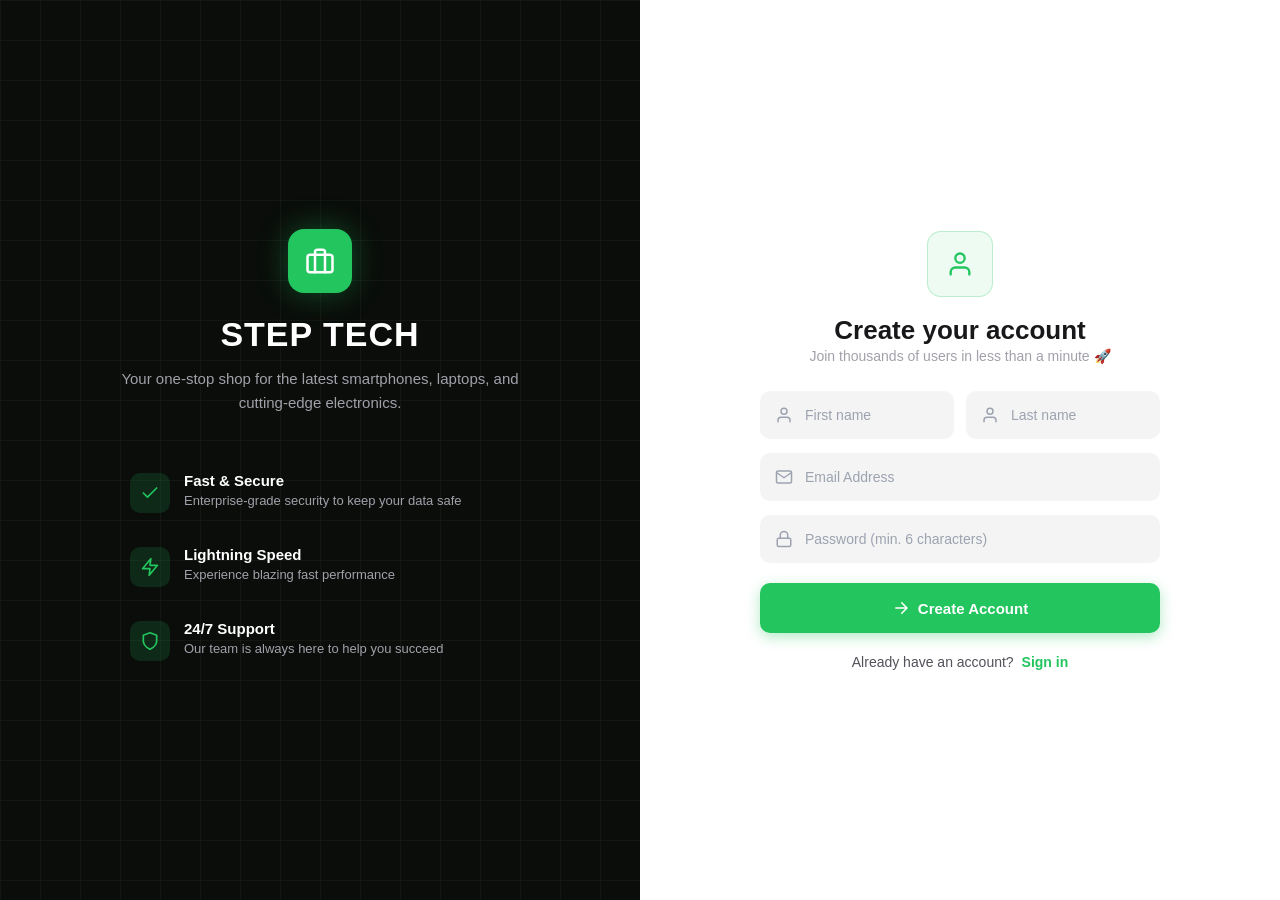
<file: Html/reg.html>
<!DOCTYPE html>
<html lang="en">

<head>
    <meta charset="UTF-8">
    <meta name="viewport" content="width=device-width, initial-scale=1.0">
    <title>Create Account Step Tech</title>
    <link rel="stylesheet" href="../Reset/reset.css">
    <link rel="stylesheet" href="../Scss/regpage/reg.css">
</head>

<body>
    <main>
        <section class="baner">
            <div class="logo">
                <svg viewBox="0 0 24 24" fill="none" stroke="currentColor" stroke-width="2" stroke-linecap="round"
                    stroke-linejoin="round">
                    <rect x="2" y="7" width="20" height="14" rx="2"></rect>
                    <path d="M16 21V5a2 2 0 0 0-2-2h-4a2 2 0 0 0-2 2v16"></path>
                </svg>
            </div>
            <p class="baner-title">STEP TECH</p>
            <p class="baner-desc">Your one-stop shop for the latest smartphones, laptops, and cutting-edge electronics.
            </p>
            <div class="card-conteiner">
                <div class="card-fast">
                    <div class="card-logo">
                        <svg viewBox="0 0 24 24" fill="none" stroke="currentColor" stroke-width="2"
                            stroke-linecap="round" stroke-linejoin="round">
                            <polyline points="20 6 9 17 4 12"></polyline>
                        </svg>
                    </div>
                    <div class="card-text">
                        <p class="card-title">Fast & Secure</p>
                        <p class="card-desc">Enterprise-grade security to keep your data safe</p>
                    </div>
                </div>
                <div class="card-lightning">
                    <div class="card-logo-second">
                        <svg viewBox="0 0 24 24" fill="none" stroke="currentColor" stroke-width="2"
                            stroke-linecap="round" stroke-linejoin="round">
                            <polygon points="13 2 3 14 12 14 11 22 21 10 12 10 13 2"></polygon>
                        </svg>
                    </div>
                    <div class="card-text">
                        <p class="card-title">Lightning Speed</p>
                        <p class="card-desc">Experience blazing fast performance</p>
                    </div>
                </div>
                <div class="card-support">
                    <div class="card-logo-third">
                        <svg viewBox="0 0 24 24" fill="none" stroke="currentColor" stroke-width="2"
                            stroke-linecap="round" stroke-linejoin="round">
                            <path d="M12 22s8-4 8-10V5l-8-3-8 3v7c0 6 8 10 8 10z"></path>
                        </svg>
                    </div>
                    <div class="card-text">
                        <p class="card-title">24/7 Support</p>
                        <p class="card-desc">Our team is always here to help you succeed</p>
                    </div>
                </div>
            </div>
        </section>
        <section class="input-side">
            <div class="form-logo">
                <svg viewBox="0 0 24 24" fill="none" stroke="currentColor" stroke-width="2" stroke-linecap="round"
                    stroke-linejoin="round">
                    <path d="M20 21v-2a4 4 0 0 0-4-4H8a4 4 0 0 0-4 4v2"></path>
                    <circle cx="12" cy="7" r="4"></circle>
                </svg>
            </div>
            <p class="form-title">Create your account</p>
            <p class="form-subtitle">Join thousands of users in less than a minute 🚀</p>
            <form class="reg-form" novalidate>
                <div class="name-row">
                    <div class="input-group">
                        <span class="input-icon">
                            <svg viewBox="0 0 24 24" fill="none" stroke="currentColor" stroke-width="2"
                                stroke-linecap="round" stroke-linejoin="round">
                                <path d="M20 21v-2a4 4 0 0 0-4-4H8a4 4 0 0 0-4 4v2"></path>
                                <circle cx="12" cy="7" r="4"></circle>
                            </svg>
                        </span>
                        <input type="text" name="firstName" placeholder="First name" required>
                    </div>
                    <div class="input-group">
                        <span class="input-icon">
                            <svg viewBox="0 0 24 24" fill="none" stroke="currentColor" stroke-width="2"
                                stroke-linecap="round" stroke-linejoin="round">
                                <path d="M20 21v-2a4 4 0 0 0-4-4H8a4 4 0 0 0-4 4v2"></path>
                                <circle cx="12" cy="7" r="4"></circle>
                            </svg>
                        </span>
                        <input type="text" name="lastName" placeholder="Last name" required>
                    </div>
                </div>
                <div class="input-group full">
                    <span class="input-icon">
                        <svg viewBox="0 0 24 24" fill="none" stroke="currentColor" stroke-width="2"
                            stroke-linecap="round" stroke-linejoin="round">
                            <rect x="2" y="4" width="20" height="16" rx="2"></rect>
                            <path d="m22 6-10 7L2 6"></path>
                        </svg>
                    </span>
                    <input type="email" name="email" id="email" placeholder="Email Address" required>
                </div>
                <div class="input-group full">
                    <span class="input-icon">
                        <svg viewBox="0 0 24 24" fill="none" stroke="currentColor" stroke-width="2"
                            stroke-linecap="round" stroke-linejoin="round">
                            <rect x="3" y="11" width="18" height="11" rx="2"></rect>
                            <path d="M7 11V7a5 5 0 0 1 10 0v4"></path>
                        </svg>
                    </span>
                    <input type="password" name="password" placeholder="Password (min. 6 characters)" minlength="6"
                        required>
                </div>
                <button type="submit" class="btn-create">
                    <svg viewBox="0 0 24 24" fill="none" stroke="currentColor" stroke-width="2" stroke-linecap="round"
                        stroke-linejoin="round">
                        <path d="M5 12h14M13 5l7 7-7 7"></path>
                    </svg>
                    Create Account
                </button>
            </form>
            <p class="signin-text">Already have an account? <a href="./signin.html" class="signin-link">Sign in</a></p>
        </section>
    </main>
    <script src="../JavaScript/reg.js"></script>
</body>

</html>
</file>
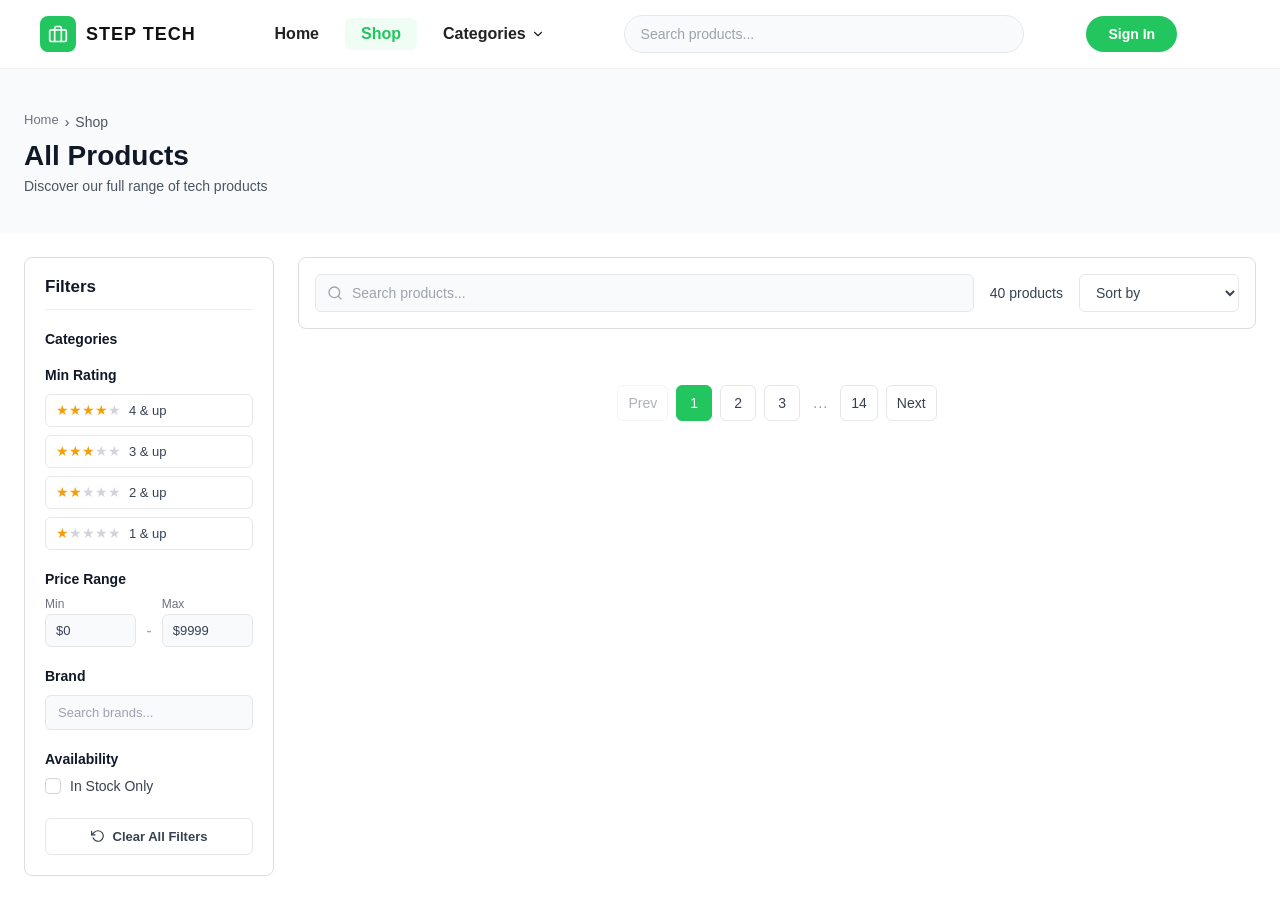
<file: Html/shop.html>
<!DOCTYPE html>
<html lang="en">

<head>
    <meta charset="UTF-8">
    <meta name="viewport" content="width=device-width, initial-scale=1.0">
    <title>TECH</title>
    <link rel="stylesheet" href="../Reset/reset.css">
    <link rel="stylesheet" href="../Scss/shoppage/shopstyle.css">
</head>

<body>
    <header>
        <nav>
            <a href="../index.html" class="site-name flex">
                <div class="icon-box">
                    <svg xmlns="http://www.w3.org/2000/svg" width="24" height="24" viewBox="0 0 24 24" fill="none"
                        stroke="currentColor" stroke-width="2" stroke-linecap="round" stroke-linejoin="round">
                        <rect x="2" y="7" width="20" height="14" rx="2" ry="2"></rect>
                        <path d="M16 21V5a2 2 0 0 0-2-2h-4a2 2 0 0 0-2 2v16"></path>
                    </svg>
                </div>
                <span>STEP TECH</span>
            </a>
            <div class="nav-list" id="navList">
                <ul>
                    <li id="navHoverHome"><a href="../index.html">Home</a></li>
                    <li id="navHoverShop" class="active"><a href="./shop.html">Shop</a></li>
                    <li class="has-dropdown">
                        <span class="dropdown-toggle">
                            Categories
                            <svg xmlns="http://www.w3.org/2000/svg" width="14" height="14" viewBox="0 0 24 24"
                                fill="none" stroke="currentColor" stroke-width="2" stroke-linecap="round"
                                stroke-linejoin="round">
                                <polyline points="6 9 12 15 18 9"></polyline>
                            </svg>
                        </span>
                        <ul class="dropdown-menu" id="categoriesDropdown">
                            <li class="dropdown-loading">Loading...</li>
                        </ul>
                    </li>
                </ul>
            </div>
            <div class="serch-bar">
                <input type="text" placeholder="Search products..." id="searchInputHeader">
                <svg id="clearBtn" xmlns="http://www.w3.org/2000/svg" width="16" height="16" viewBox="0 0 24 24"
                    fill="none" stroke="currentColor" stroke-width="2" stroke-linecap="round" stroke-linejoin="round">
                    <line x1="18" y1="6" x2="6" y2="18"></line>
                    <line x1="6" y1="6" x2="18" y2="18"></line>
                </svg>
            </div>
            <!-- Dynamic Auth Header Area for Shop Page -->
            <div class="auth-header-container" id="authContainer">
                <a class="sign-in-a" href="./signin.html">
                    <button class="sign-in-btn-element">Sign In</button>
                </a>
            </div>
            <div class="menu-overlay" id="menuOverlay"></div>
            <button class="hamburger-btn" id="hamburgerBtn" aria-label="Toggle menu">
                <svg class="icon-open" xmlns="http://www.w3.org/2000/svg" width="24" height="24" viewBox="0 0 24 24"
                    fill="none" stroke="currentColor" stroke-width="2" stroke-linecap="round" stroke-linejoin="round">
                    <line x1="3" y1="6" x2="21" y2="6"></line>
                    <line x1="3" y1="12" x2="21" y2="12"></line>
                    <line x1="3" y1="18" x2="21" y2="18"></line>
                </svg>
                <svg class="icon-close" xmlns="http://www.w3.org/2000/svg" width="24" height="24" viewBox="0 0 24 24"
                    fill="none" stroke="currentColor" stroke-width="2" stroke-linecap="round" stroke-linejoin="round">
                    <line x1="18" y1="6" x2="6" y2="18"></line>
                    <line x1="6" y1="6" x2="18" y2="18"></line>
                </svg>
            </button>
        </nav>
    </header>
    <main>
        <div class="title-side">
            <div class="breadcrumb">
                <a href="./shop.html">Home</a>
                <span class="breadcrumb-sep">&rsaquo;</span>
                <span>Shop</span>
            </div>
            <p>All Products</p>
            <span>Discover our full range of tech products</span>
        </div>
        <div class="wraper">
            <div class="filter-backdrop" id="filterBackdrop"></div>
            <aside class="filter" id="filterPanel">
                <div class="filter-panel-head">
                    <p>Filters</p>
                    <button type="button" class="filter-close-btn" id="filterCloseBtn" aria-label="Close filters">
                        <svg xmlns="http://www.w3.org/2000/svg" width="18" height="18" viewBox="0 0 24 24" fill="none"
                            stroke="currentColor" stroke-width="2" stroke-linecap="round" stroke-linejoin="round">
                            <line x1="18" y1="6" x2="6" y2="18"></line>
                            <line x1="6" y1="6" x2="18" y2="18"></line>
                        </svg>
                    </button>
                </div>
                <hr>
                <p class="categories-title">Categories</p>
                <div id="categoriesFilter" class="categories"></div>
                <p class="categories-title">Min Rating</p>
                <div id="minRating" class="rating-filters">
                    <button type="button" class="rating-btn" data-rating="4">
                        <span class="stars">
                            <span class="star on">★</span><span class="star on">★</span><span
                                class="star on">★</span><span class="star on">★</span><span class="star">★</span>
                        </span>
                        <span class="rating-label">4 &amp; up</span>
                    </button>
                    <button type="button" class="rating-btn" data-rating="3">
                        <span class="stars">
                            <span class="star on">★</span><span class="star on">★</span><span
                                class="star on">★</span><span class="star">★</span><span class="star">★</span>
                        </span>
                        <span class="rating-label">3 &amp; up</span>
                    </button>
                    <button type="button" class="rating-btn" data-rating="2">
                        <span class="stars">
                            <span class="star on">★</span><span class="star on">★</span><span class="star">★</span><span
                                class="star">★</span><span class="star">★</span>
                        </span>
                        <span class="rating-label">2 &amp; up</span>
                    </button>
                    <button type="button" class="rating-btn" data-rating="1">
                        <span class="stars">
                            <span class="star on">★</span><span class="star">★</span><span class="star">★</span><span
                                class="star">★</span><span class="star">★</span>
                        </span>
                        <span class="rating-label">1 &amp; up</span>
                    </button>
                </div>
                <p class="categories-title">Price Range</p>
                <div class="price-range">
                    <div class="price-field">
                        <label for="minPrice">Min</label>
                        <input type="text" id="minPrice" value="$0">
                    </div>
                    <span class="price-sep">-</span>
                    <div class="price-field">
                        <label for="maxPrice">Max</label>
                        <input type="text" id="maxPrice" value="$9999">
                    </div>
                </div>
                <p class="categories-title">Brand</p>
                <input type="text" class="brand-search" id="brandSearch" placeholder="Search brands...">
                <p class="categories-title">Availability</p>
                <label class="availability-row">
                    <input type="checkbox" id="inStockOnly">
                    <span>In Stock Only</span>
                </label>
                <button type="button" class="clear-filters-btn" id="clearFiltersBtn">
                    <svg xmlns="http://www.w3.org/2000/svg" width="14" height="14" viewBox="0 0 24 24" fill="none"
                        stroke="currentColor" stroke-width="2" stroke-linecap="round" stroke-linejoin="round">
                        <polyline points="1 4 1 10 7 10"></polyline>
                        <path d="M3.51 15a9 9 0 1 0 2.13-9.36L1 10"></path>
                    </svg>
                    Clear All Filters
                </button>
            </aside>
            <section class="products">
                <div class="products-toolbar">
                    <button type="button" class="filters-toggle-btn" id="filtersToggleBtn">
                        <svg xmlns="http://www.w3.org/2000/svg" width="16" height="16" viewBox="0 0 24 24" fill="none"
                            stroke="currentColor" stroke-width="2" stroke-linecap="round" stroke-linejoin="round">
                            <line x1="4" y1="21" x2="4" y2="14"></line>
                            <line x1="4" y1="10" x2="4" y2="3"></line>
                            <line x1="12" y1="21" x2="12" y2="12"></line>
                            <line x1="12" y1="8" x2="12" y2="3"></line>
                            <line x1="20" y1="21" x2="20" y2="16"></line>
                            <line x1="20" y1="12" x2="20" y2="3"></line>
                            <line x1="1" y1="14" x2="7" y2="14"></line>
                            <line x1="9" y1="8" x2="15" y2="8"></line>
                            <line x1="17" y1="16" x2="23" y2="16"></line>
                        </svg>
                        Filters
                    </button>
                    <div class="toolbar-search">
                        <svg xmlns="http://www.w3.org/2000/svg" width="16" height="16" viewBox="0 0 24 24" fill="none"
                            stroke="currentColor" stroke-width="2" stroke-linecap="round" stroke-linejoin="round">
                            <circle cx="11" cy="11" r="8"></circle>
                            <line x1="21" y1="21" x2="16.65" y2="16.65"></line>
                        </svg>
                        <input type="text" id="productSearchInput" placeholder="Search products...">
                    </div>
                    <div class="toolbar-meta">
                        <span class="results-count" id="resultsCount">40 products</span>
                        <select class="sort-select" id="sortSelect">
                            <option value="" selected disabled>Sort by</option>
                            <option value="price-asc">Price: Low to High</option>
                            <option value="price-desc">Price: High to Low</option>
                            <option value="rating-desc">Top Rated</option>
                            <option value="newest">Newest</option>
                        </select>
                    </div>
                </div>
                <div class="product-grid" id="productGrid">
                </div>
                <div class="pagination">
                    <button type="button" class="page-btn page-nav" disabled>Prev</button>
                    <button type="button" class="page-btn active">1</button>
                    <button type="button" class="page-btn">2</button>
                    <button type="button" class="page-btn">3</button>
                    <span class="page-ellipsis">&hellip;</span>
                    <button type="button" class="page-btn">14</button>
                    <button type="button" class="page-btn page-nav">Next</button>
                </div>
            </section>
        </div>
    </main>
    <script src="../JavaScript/burgermenu.js"></script>
    <script src="../JavaScript/shopfilter.js"></script>
    <script src="../JavaScript/cart.js"></script>
    <script src="../JavaScript/favorites.js"></script>
    <script src="../JavaScript/shop.js"></script>
</body>

</html>
</file>
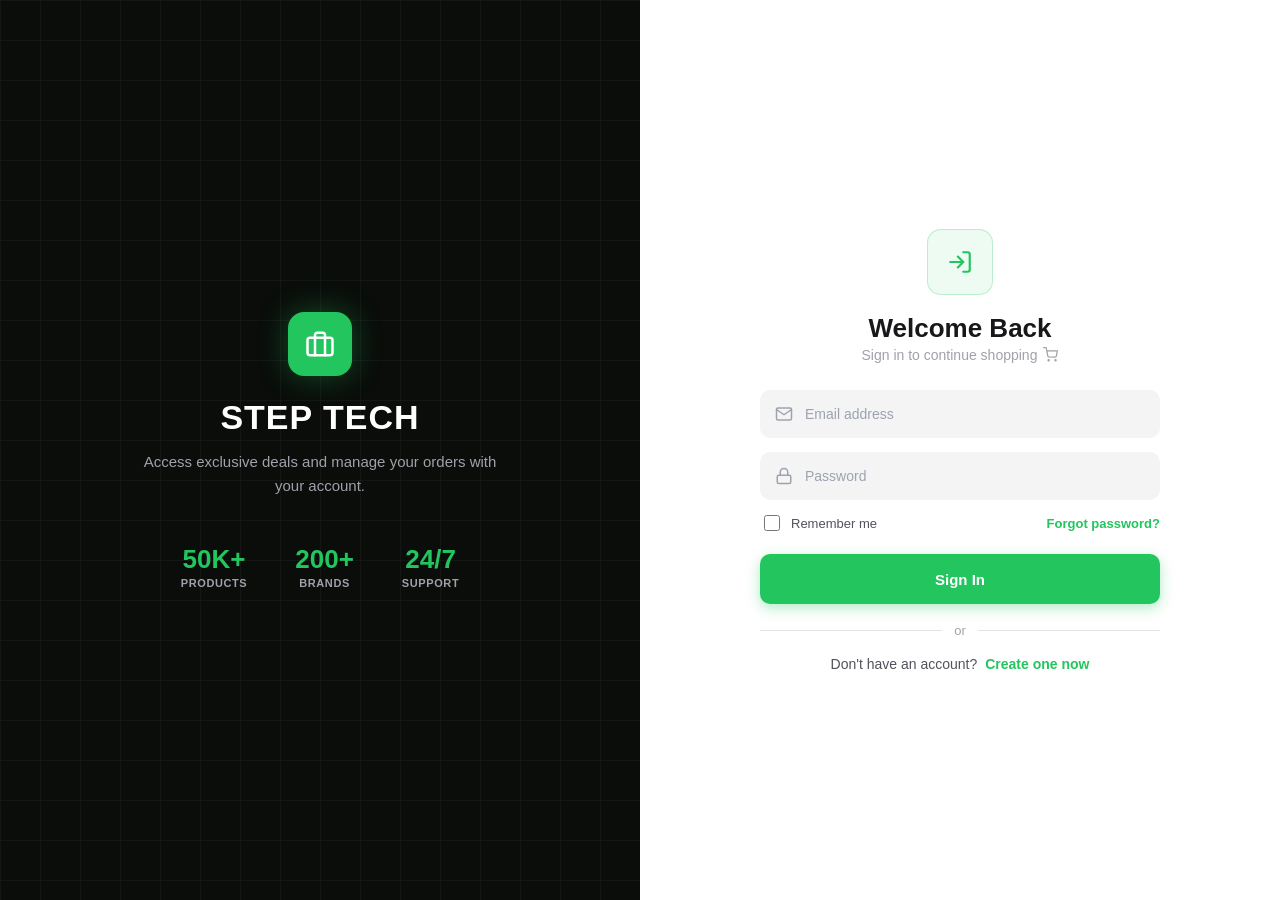
<file: Html/signin.html>
<!DOCTYPE html>
<html lang="en">

<head>
    <meta charset="UTF-8">
    <meta name="viewport" content="width=device-width, initial-scale=1.0">
    <title>Sign In Step Tech</title>
    <link rel="stylesheet" href="../Reset/reset.css">
    <link rel="stylesheet" href="../Scss/singinpage/signin.css">
</head>

<body>
    <main>
        <section class="banner-side">
            <div class="logo">
                <svg viewBox="0 0 24 24" fill="none" stroke="currentColor" stroke-width="2" stroke-linecap="round"
                    stroke-linejoin="round">
                    <rect x="2" y="7" width="20" height="14" rx="2"></rect>
                    <path d="M16 21V5a2 2 0 0 0-2-2h-4a2 2 0 0 0-2 2v16"></path>
                </svg>
            </div>
            <p class="banner-title">STEP TECH</p>
            <p class="banner-desc">Access exclusive deals and manage your orders with your account.</p>
            <div class="stats-row">
                <div class="stat-item">
                    <p class="stat-number">50K+</p>
                    <p class="stat-label">Products</p>
                </div>
                <div class="stat-item">
                    <p class="stat-number">200+</p>
                    <p class="stat-label">Brands</p>
                </div>
                <div class="stat-item">
                    <p class="stat-number">24/7</p>
                    <p class="stat-label">Support</p>
                </div>
            </div>
        </section>
        <section class="form-side">
            <div class="form-logo">
                <svg viewBox="0 0 24 24" fill="none" stroke="currentColor" stroke-width="2" stroke-linecap="round"
                    stroke-linejoin="round">
                    <path d="M15 3h4a2 2 0 0 1 2 2v14a2 2 0 0 1-2 2h-4"></path>
                    <polyline points="10 17 15 12 10 7"></polyline>
                    <line x1="15" y1="12" x2="3" y2="12"></line>
                </svg>
            </div>
            <p class="form-title">Welcome Back</p>
            <p class="form-subtitle">
                Sign in to continue shopping
                <svg viewBox="0 0 24 24" fill="none" stroke="currentColor" stroke-width="2" stroke-linecap="round"
                    stroke-linejoin="round">
                    <circle cx="9" cy="21" r="1"></circle>
                    <circle cx="20" cy="21" r="1"></circle>
                    <path d="M1 1h4l2.68 13.39a2 2 0 0 0 2 1.61h9.72a2 2 0 0 0 2-1.61L23 6H6"></path>
                </svg>
            </p>
            <form class="signin-form" novalidate>
                <div class="input-group full">
                    <span class="input-icon">
                        <svg viewBox="0 0 24 24" fill="none" stroke="currentColor" stroke-width="2"
                            stroke-linecap="round" stroke-linejoin="round">
                            <rect x="2" y="4" width="20" height="16" rx="2"></rect>
                            <path d="m22 6-10 7L2 6"></path>
                        </svg>
                    </span>
                    <input type="email" name="email" placeholder="Email address" required>
                </div>
                <div class="input-group full">
                    <span class="input-icon">
                        <svg viewBox="0 0 24 24" fill="none" stroke="currentColor" stroke-width="2"
                            stroke-linecap="round" stroke-linejoin="round">
                            <rect x="3" y="11" width="18" height="11" rx="2"></rect>
                            <path d="M7 11V7a5 5 0 0 1 10 0v4"></path>
                        </svg>
                    </span>
                    <input type="password" name="password" placeholder="Password" required>
                </div>
                <div class="form-options">
                    <label class="remember-me">
                        <input type="checkbox" name="remember">
                        <span>Remember me</span>
                    </label>
                    <a href="./forgotpass.html" class="forgot-link">Forgot password?</a>
                </div>
                <button type="submit" class="btn-signin">Sign In</button>
                <div class="divider"><span>or</span></div>
                <p class="signup-text">Don't have an account? <a href="./reg.html" class="signup-link">Create one
                        now</a></p>
            </form>
        </section>
    </main>
    <script src="../JavaScript/login.js"></script>
</body>

</html>
</file>
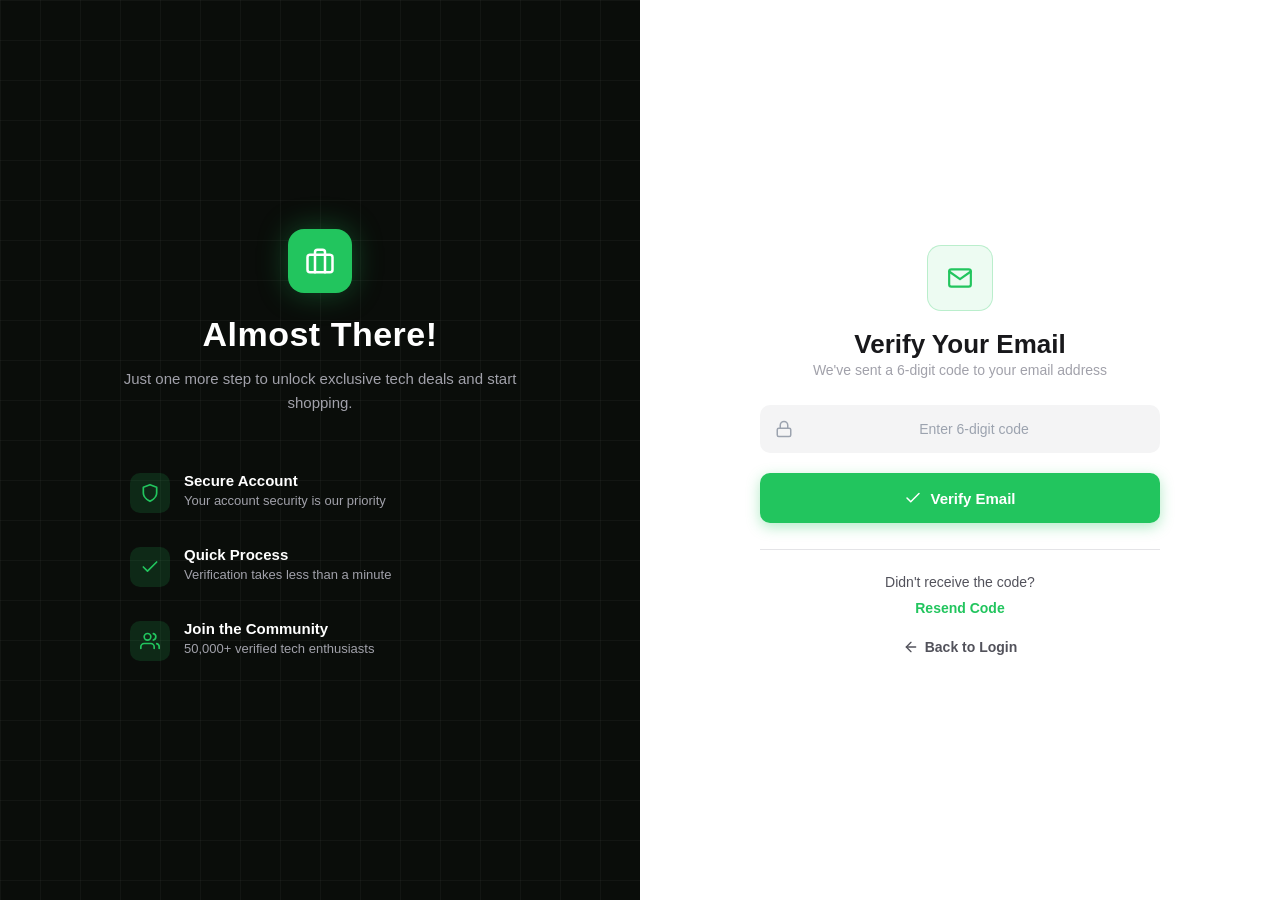
<file: Html/verify.html>
<!DOCTYPE html>
<html lang="en">

<head>
    <meta charset="UTF-8">
    <meta name="viewport" content="width=device-width, initial-scale=1.0">
    <title>Document</title>
    <link rel="stylesheet" href="../Reset/reset.css">
    <link rel="stylesheet" href="../Scss/verifypage/verify.css">
</head>

<body>
    <main>
        <section class="banner-side">
            <div class="logo">
                <svg viewBox="0 0 24 24" fill="none" stroke="currentColor" stroke-width="2" stroke-linecap="round"
                    stroke-linejoin="round">
                    <rect x="2" y="7" width="20" height="14" rx="2"></rect>
                    <path d="M16 21V5a2 2 0 0 0-2-2h-4a2 2 0 0 0-2 2v16"></path>
                </svg>
            </div>
            <p class="banner-title">Almost There!</p>
            <p class="banner-desc">Just one more step to unlock exclusive tech deals and start shopping.</p>

            <div class="card-conteiner">
                <div class="card-fast">
                    <div class="card-logo">
                        <svg viewBox="0 0 24 24" fill="none" stroke="currentColor" stroke-width="2"
                            stroke-linecap="round" stroke-linejoin="round">
                            <path d="M12 22s8-4 8-10V5l-8-3-8 3v7c0 6 8 10 8 10z"></path>
                        </svg>
                    </div>
                    <div class="card-text">
                        <p class="card-title">Secure Account</p>
                        <p class="card-desc">Your account security is our priority</p>
                    </div>
                </div>

                <div class="card-lightning">
                    <div class="card-logo-second">
                        <svg viewBox="0 0 24 24" fill="none" stroke="currentColor" stroke-width="2"
                            stroke-linecap="round" stroke-linejoin="round">
                            <polyline points="20 6 9 17 4 12"></polyline>
                        </svg>
                    </div>
                    <div class="card-text">
                        <p class="card-title">Quick Process</p>
                        <p class="card-desc">Verification takes less than a minute</p>
                    </div>
                </div>

                <div class="card-support">
                    <div class="card-logo-third">
                        <svg viewBox="0 0 24 24" fill="none" stroke="currentColor" stroke-width="2"
                            stroke-linecap="round" stroke-linejoin="round">
                            <path d="M17 21v-2a4 4 0 0 0-4-4H5a4 4 0 0 0-4 4v2"></path>
                            <circle cx="9" cy="7" r="4"></circle>
                            <path d="M23 21v-2a4 4 0 0 0-3-3.87"></path>
                            <path d="M16 3.13a4 4 0 0 1 0 7.75"></path>
                        </svg>
                    </div>
                    <div class="card-text">
                        <p class="card-title">Join the Community</p>
                        <p class="card-desc">50,000+ verified tech enthusiasts</p>
                    </div>
                </div>
            </div>
        </section>

        <section class="form-side">
            <div class="form-logo">
                <svg viewBox="0 0 24 24" fill="none" stroke="currentColor" stroke-width="2" stroke-linecap="round"
                    stroke-linejoin="round">
                    <rect x="2" y="4" width="20" height="16" rx="2"></rect>
                    <path d="m22 6-10 7L2 6"></path>
                </svg>
            </div>
            <p class="form-title">Verify Your Email</p>
            <p class="form-subtitle">We've sent a 6-digit code to your email address</p>

            <form class="verify-form" novalidate>
                <div class="input-group full">
                    <span class="input-icon">
                        <svg viewBox="0 0 24 24" fill="none" stroke="currentColor" stroke-width="2"
                            stroke-linecap="round" stroke-linejoin="round">
                            <rect x="3" y="11" width="18" height="11" rx="2"></rect>
                            <path d="M7 11V7a5 5 0 0 1 10 0v4"></path>
                        </svg>
                    </span>
                    <input type="text" name="code" inputmode="numeric" pattern="[0-9]*" maxlength="6"
                        placeholder="Enter 6-digit code" required>
                </div>

                <button type="submit" class="btn-verify">
                    <svg viewBox="0 0 24 24" fill="none" stroke="currentColor" stroke-width="2" stroke-linecap="round"
                        stroke-linejoin="round">
                        <polyline points="20 6 9 17 4 12"></polyline>
                    </svg>
                    <span>Verify Email</span>
                </button>
            </form>

            <div class="divider"></div>

            <p class="resend-text">
                Didn't receive the code?<br>
                <a href="#" class="resend-link">Resend Code</a>
            </p>

            <a href="./signin.html" class="back-link">
                <svg viewBox="0 0 24 24" fill="none" stroke="currentColor" stroke-width="2" stroke-linecap="round"
                    stroke-linejoin="round">
                    <line x1="19" y1="12" x2="5" y2="12"></line>
                    <polyline points="12 19 5 12 12 5"></polyline>
                </svg>
                <span>Back to Login</span>
            </a>
        </section>
    </main>

    <script src="../JavaScript/verify.js"></script>
</body>

</html>

</html>
</file>
<file: style.css>
.flex {
  display: flex;
}

html,
body {
  width: 100%;
  max-width: 100%;
  overflow-x: hidden;
  font-family: Arial, Helvetica, sans-serif;
}

/* Header Action Buttons & Badges */
.header-icon-btn {
  position: relative;
  display: inline-flex;
  align-items: center;
  justify-content: center;
  width: 38px;
  height: 38px;
  border-radius: 50%;
  color: #1f2937;
  text-decoration: none;
}

.header-icon-btn:hover {
  background-color: #f3f4f6;
}

/* Badge Styling */
.nav-badge {
  position: absolute;
  top: -2px;
  right: -2px;
  background-color: #ef4444;
  color: #ffffff;
  font-size: 0.7rem;
  font-weight: 700;
  min-width: 18px;
  height: 18px;
  border-radius: 9px;
  display: flex;
  align-items: center;
  justify-content: center;
  padding: 0 4px;
  box-shadow: 0 0 0 2px #ffffff;
}

.nav-badge[hidden] {
  display: none !important;
}

.profile-avatar-btn {
  display: inline-flex;
  align-items: center;
  justify-content: center;
  width: 36px;
  height: 36px;
  border-radius: 50%;
  background-color: #2563eb;
  color: #ffffff;
  font-weight: 600;
  font-size: 0.875rem;
  text-decoration: none;
}

.profile-avatar-btn:hover {
  background-color: #1d4ed8;
}

header {
  width: 100%;
  background-color: #ffffff;
  border-bottom: 0.0625rem solid #eee;
  padding: 0.9375rem 2.5rem;
  position: relative;
  box-sizing: border-box;
}

nav {
  display: flex;
  align-items: center;
  justify-content: space-between;
  gap: 1.875rem;
  max-width: 80rem;
  margin: 0 auto;
  width: 100%;
}

.site-name {
  display: flex;
  align-items: center;
  gap: 0.625rem;
  cursor: pointer;
  text-decoration: none;
  color: inherit;
  flex-shrink: 0;
}

.icon-box {
  background-color: #22c55e;
  padding: 0.5rem;
  border-radius: 0.5rem;
  display: flex;
  align-items: center;
  justify-content: center;
}

.icon-box svg {
  color: #ffffff;
  width: 1.25rem;
  height: 1.25rem;
}

.site-name span {
  font-weight: 700;
  font-size: 1.125rem;
  letter-spacing: 0.0625rem;
  color: #111111;
}

.nav-list ul {
  display: flex;
  align-items: center;
  gap: 0.625rem;
  list-style: none;
  margin: 0;
  padding: 0;
}

.nav-list ul li {
  position: relative;
}

.nav-list ul li > a,
.nav-list ul li > .dropdown-toggle {
  cursor: pointer;
  color: #222222;
  padding: 0.5rem 1rem;
  border-radius: 0.375rem;
  display: flex;
  align-items: center;
  gap: 0.3125rem;
  transition: all 0.2s ease;
  font-weight: 600;
  text-decoration: none;
}

.nav-list ul li:hover > a,
.nav-list ul li:hover > .dropdown-toggle,
.nav-list ul li.active > a {
  color: #22c55e;
  background-color: #f0fdf4;
}

.has-dropdown .dropdown-menu {
  position: absolute;
  top: 100%;
  left: 0;
  background: #ffffff;
  border-radius: 0.625rem;
  box-shadow: 0 0.625rem 1.875rem rgba(0, 0, 0, 0.12);
  min-width: 13.75rem;
  padding: 0.5rem;
  display: none;
  flex-direction: column;
  gap: 0.125rem;
  z-index: 100;
}

.has-dropdown:hover .dropdown-menu {
  display: flex;
}

.dropdown-menu li a {
  display: flex;
  justify-content: space-between;
  align-items: center;
  padding: 0.625rem 0.75rem;
  border-radius: 0.375rem;
  color: #333333;
  font-weight: 400;
  font-size: 0.8125rem;
  text-decoration: none;
}

.dropdown-menu li a:hover {
  background-color: #f5f5f5;
  color: #222222;
}

.dropdown-menu .count {
  background-color: #eeeeee;
  color: #555555;
  font-size: 0.75rem;
  padding: 0.125rem 0.5rem;
  border-radius: 1.25rem;
}

.dropdown-loading,
.dropdown-empty,
.dropdown-error {
  padding: 0.625rem 0.75rem;
  font-size: 0.8125rem;
  color: #999999;
  text-align: center;
}

.serch-bar {
  flex: 1;
  max-width: 25rem;
  position: relative;
  display: flex;
  align-items: center;
}

.serch-bar input {
  width: 100%;
  padding: 0.625rem 2.5rem 0.625rem 1rem;
  border-radius: 1.25rem;
  border: 0.0625rem solid #e5e7eb;
  background-color: #f9fafb;
  outline: none;
  font-size: 0.875rem;
  transition: all 0.2s ease;
}

.serch-bar input::-moz-placeholder {
  color: #9ca3af;
}

.serch-bar input::placeholder {
  color: #9ca3af;
}

.serch-bar input:focus {
  border-color: #22c55e;
  background-color: #ffffff;
  box-shadow: 0 0 0 0.1875rem rgba(34, 197, 94, 0.15);
}

.serch-bar #clearBtn {
  position: absolute;
  right: 0.875rem;
  color: #9ca3af;
  cursor: pointer;
  display: none;
}

.serch-bar #clearBtn:hover {
  color: #374151;
}

.auth-header-container {
  display: flex;
  align-items: center;
  gap: 0.75rem;
  flex-shrink: 0;
}

.sign-in-a {
  text-decoration: none;
  display: inline-block;
}

.auth-header-container button,
.sign-in-btn-element {
  background-color: #22c55e !important;
  color: #ffffff !important;
  border: none !important;
  padding: 0.625rem 1.375rem !important;
  border-radius: 1.25rem !important;
  font-weight: 600 !important;
  font-size: 0.875rem !important;
  cursor: pointer !important;
  outline: none !important;
  display: inline-flex !important;
  align-items: center !important;
  justify-content: center !important;
  transition: background-color 0.2s ease !important;
  box-shadow: none !important;
}

.auth-header-container button:hover,
.sign-in-btn-element:hover {
  background-color: #16a34a !important;
}

.header-icon-btn {
  display: flex;
  align-items: center;
  justify-content: center;
  width: 2.375rem;
  height: 2.375rem;
  border-radius: 50%;
  border: 0.0625rem solid #e5e7eb;
  background-color: #ffffff;
  color: #374151;
  text-decoration: none;
  transition: background-color 0.2s ease, border-color 0.2s ease;
}

.header-icon-btn:hover {
  background-color: #f9fafb;
  border-color: #d1d5db;
  color: #22c55e;
}

.profile-avatar-btn {
  display: flex;
  align-items: center;
  justify-content: center;
  width: 2.375rem;
  height: 2.375rem;
  border-radius: 50%;
  background-color: #22c55e;
  color: #ffffff;
  font-weight: 700;
  font-size: 0.875rem;
  text-decoration: none;
  transition: opacity 0.2s ease, transform 0.15s ease;
}

.profile-avatar-btn:hover {
  opacity: 0.9;
  transform: scale(1.04);
}

.hamburger-btn {
  display: none;
  background: none;
  border: none;
  cursor: pointer;
  color: #222222;
  padding: 0.375rem;
  align-items: center;
  justify-content: center;
}

.hamburger-btn .icon-close {
  display: none;
}

.hamburger-btn.active .icon-open {
  display: none;
}

.hamburger-btn.active .icon-close {
  display: block;
}

@media (max-width: 48.8125rem) {
  header {
    padding: 0.9375rem 1.25rem;
  }
  nav {
    gap: 0.9375rem;
  }
  body.menu-open {
    overflow: hidden;
  }
  .nav-list {
    display: block;
    position: fixed;
    top: 4.125rem;
    right: 0;
    bottom: 0;
    width: 17.5rem;
    max-width: 80%;
    background: #ffffff;
    z-index: 200;
    padding: 1.25rem;
    overflow-y: auto;
    box-shadow: -0.25rem 0 1.25rem rgba(0, 0, 0, 0.1);
    transform: translateX(100%);
    transition: transform 0.3s ease;
  }
  .nav-list.open {
    transform: translateX(0);
  }
  .nav-list ul {
    flex-direction: column;
    align-items: flex-start;
    gap: 0.25rem;
    width: 100%;
  }
  .nav-list ul li {
    width: 100%;
  }
  .nav-list ul li > a,
  .nav-list ul li > .dropdown-toggle {
    width: 100%;
    justify-content: space-between;
    padding: 0.875rem 0.25rem;
    font-size: 1rem;
  }
  .nav-list ul li:hover > a,
  .nav-list ul li:hover > .dropdown-toggle {
    background-color: transparent;
  }
  .has-dropdown .dropdown-toggle {
    font-size: 0.75rem;
    letter-spacing: 0.0625rem;
    text-transform: uppercase;
    color: #999999;
    font-weight: 600;
    pointer-events: none;
  }
  .has-dropdown .dropdown-toggle svg {
    display: none;
  }
  .has-dropdown .dropdown-menu {
    position: static;
    box-shadow: none;
    display: flex !important;
    min-width: 100%;
    padding: 0;
    gap: 0;
  }
  .dropdown-menu li a {
    padding: 0.75rem 0.25rem 0.75rem 0.5rem;
    font-size: 0.9375rem;
    color: #444444;
  }
  .dropdown-menu li a:hover {
    background-color: transparent;
    color: #22c55e;
  }
  .serch-bar {
    max-width: none;
    flex: 1;
  }
  .hamburger-btn {
    display: flex;
  }
}
@media (max-width: 30rem) {
  .site-name span {
    display: none;
  }
  .auth-header-container button,
  .sign-in-btn-element {
    padding: 0.5rem 1rem !important;
    font-size: 0.8125rem !important;
  }
}
.hero {
  --hero-bg: #121212;
  --hero-green: #22c55e;
  --hero-green-hover: #2fd66b;
  --hero-text: #ffffff;
  --hero-muted: #a3a3a3;
  --hero-grid: rgba(255, 255, 255, 0.035);
  --hero-side: max(24px, calc((100% - 1200px) / 2));
  display: flex;
  flex-direction: column;
  align-items: flex-start;
  justify-content: center;
  padding: 96px var(--hero-side);
  background-color: var(--hero-bg);
  background-image: linear-gradient(var(--hero-grid) 1px, transparent 1px), linear-gradient(90deg, var(--hero-grid) 1px, transparent 1px);
  background-size: 40px 40px;
  color: var(--hero-text);
}

.hero .badge {
  display: inline-flex;
  align-items: center;
  gap: 8px;
  padding: 8px 16px;
  margin-bottom: 32px;
  border: 1px solid var(--hero-green);
  border-radius: 999px;
  background-color: rgba(34, 197, 94, 0.1);
  color: var(--hero-green);
  font-size: 0.8rem;
  font-weight: 500;
}

.hero .badge svg {
  flex-shrink: 0;
}

.hero h2 {
  max-width: 620px;
  margin: 0 0 24px;
  font-size: clamp(2.25rem, 5vw, 3.5rem);
  font-weight: 700;
  line-height: 1.3;
  color: var(--hero-text);
}

.hero .highlight {
  position: relative;
  display: inline-block;
  color: var(--hero-green);
}

.hero .highlight::after {
  content: "";
  position: absolute;
  left: 0;
  right: 0;
  bottom: 0.08em;
  height: 0.09em;
  border-radius: 2px;
  background-color: var(--hero-green);
  opacity: 0.35;
}

.hero p {
  max-width: 480px;
  margin: 0 0 40px;
  font-size: 1.05rem;
  line-height: 1.75;
  color: var(--hero-muted);
}

.hero-buttons {
  display: flex;
  flex-wrap: wrap;
  gap: 16px;
}

.hero .shop-page-btn,
.hero .new-arrivals-page {
  display: inline-flex;
  align-items: center;
  justify-content: center;
  gap: 10px;
  padding: 16px 40px;
  border-radius: 6px;
  font-size: 1rem;
  font-weight: 600;
  text-decoration: none;
  cursor: pointer;
  transition: background-color 0.25s ease, border-color 0.25s ease, box-shadow 0.25s ease, transform 0.25s ease;
}

.hero .shop-page-btn {
  border: 2px solid transparent;
  background-color: var(--hero-green);
  color: #fff;
}

.hero .shop-page-btn svg {
  transition: transform 0.25s ease;
}

.hero .shop-page-btn:hover {
  background-color: var(--hero-green-hover);
  box-shadow: 0 0 0 4px rgba(34, 197, 94, 0.15), 0 0 28px rgba(34, 197, 94, 0.45);
  transform: translateY(-2px);
}

.hero .shop-page-btn:hover svg {
  transform: translateX(4px);
}

.hero .new-arrivals-page {
  border: 2px solid rgba(255, 255, 255, 0.28);
  background-color: rgba(255, 255, 255, 0.02);
  color: var(--hero-text);
}

.hero .new-arrivals-page:hover {
  border-color: #f5f5f5;
  background-color: rgba(255, 255, 255, 0.08);
  transform: translateY(-2px);
}

.hero .shop-page-btn:focus-visible,
.hero .new-arrivals-page:focus-visible {
  outline: 2px solid #fff;
  outline-offset: 3px;
}

.hero .shop-page-btn:active,
.hero .new-arrivals-page:active {
  transform: translateY(0);
}

.shop-by-category-side {
  --cat-green: #22c55e;
  --cat-green-dark: #16a34a;
  --cat-border: #e5e7eb;
  --cat-text: #111827;
  --cat-muted: #6b7280;
  max-width: 1232px;
  margin: 0 auto;
  padding: 80px 24px;
}

.shop-by-category-side > span {
  display: block;
  font-size: 32px;
  font-weight: 700;
  color: var(--cat-text);
  line-height: 1.2;
}

.title-desc-btn {
  display: flex;
  align-items: center;
  justify-content: space-between;
  gap: 16px;
  margin-top: 8px;
}

.title-desc span {
  font-size: 15px;
  color: #4b5563;
}

.btn-category-all .feri {
  display: inline-flex;
  align-items: center;
  gap: 6px;
  font-size: 14px;
  font-weight: 600;
  color: var(--cat-green);
  text-decoration: none;
  transition: color 0.2s ease;
}

.btn-category-all .btn-arrow {
  transition: transform 0.2s ease;
}

.btn-category-all .feri:hover,
.btn-category-all .feri:focus-visible {
  color: var(--cat-green-dark);
}

.btn-category-all .feri:hover .btn-arrow,
.btn-category-all .feri:focus-visible .btn-arrow {
  transform: translateX(4px);
}

.category-cards {
  display: grid;
  grid-template-columns: repeat(4, 1fr);
  gap: 24px;
  margin-top: 40px;
}

.category-card {
  display: flex;
  align-items: center;
  gap: 24px;
  padding: 32px;
  background: #fff;
  border: 1px solid var(--cat-border);
  border-radius: 20px;
  text-decoration: none;
  color: inherit;
  transition: border-color 0.2s ease, box-shadow 0.2s ease;
}

.category-card-img {
  flex: 0 0 64px;
  width: 64px;
  height: 64px;
  border-radius: 14px;
  overflow: hidden;
  background: #f3f4f6;
}

.category-card-img img {
  display: block;
  width: 100%;
  height: 100%;
  -o-object-fit: cover;
     object-fit: cover;
}

.category-card-info {
  display: flex;
  flex-direction: column;
  gap: 6px;
  flex: 1;
  min-width: 0;
}

.category-card-name {
  font-size: 16px;
  font-weight: 600;
  color: var(--cat-text);
}

.category-card-count {
  font-size: 13px;
  color: var(--cat-muted);
}

.category-card-arrow {
  flex-shrink: 0;
  color: var(--cat-muted);
  transition: color 0.2s ease, transform 0.2s ease;
}

.category-card:hover,
.category-card:focus-visible {
  border-color: var(--cat-green);
  box-shadow: 0 10px 30px rgba(0, 0, 0, 0.1);
  outline: none;
}

.category-card:hover .category-card-arrow,
.category-card:focus-visible .category-card-arrow {
  color: var(--cat-green);
  transform: translateX(3px);
}

.featured-prod-side {
  --feat-green: #22c55e;
  --feat-green-dark: #16a34a;
  --feat-border: #e5e7eb;
  --feat-text: #111827;
  --feat-muted: #6b7280;
  background: #f5f5f5;
  padding: 80px max(24px, (100% - 1184px) / 2);
}

.featured-side {
  display: grid;
  grid-template-columns: 1fr auto;
  align-items: center;
  -moz-column-gap: 16px;
       column-gap: 16px;
  row-gap: 8px;
}

.featured-side > span:first-child {
  grid-column: 1/-1;
  font-size: 32px;
  font-weight: 700;
  line-height: 1.2;
  color: var(--feat-text);
}

.featured-side > span:nth-child(2) {
  font-size: 15px;
  color: #4b5563;
}

.featured-view-all {
  display: inline-flex;
  align-items: center;
  gap: 6px;
  font-size: 14px;
  font-weight: 600;
  color: var(--feat-green);
  text-decoration: none;
  transition: color 0.2s ease;
}

.featured-view-all-arrow {
  transition: transform 0.2s ease;
}

.featured-view-all:hover,
.featured-view-all:focus-visible {
  color: var(--feat-green-dark);
}

.featured-view-all:hover .featured-view-all-arrow,
.featured-view-all:focus-visible .featured-view-all-arrow {
  transform: translateX(4px);
}

.product-card-featured {
  display: grid;
  grid-template-columns: repeat(4, 1fr);
  gap: 24px;
  margin-top: 40px;
}

.featured-card {
  position: relative;
  display: flex;
  flex-direction: column;
  overflow: hidden;
  background: #fff;
  border: 1px solid var(--feat-border);
  border-radius: 20px;
  transition: border-color 0.2s ease, box-shadow 0.2s ease;
}

.featured-card:hover,
.featured-card:focus-within {
  border-color: var(--feat-green);
  box-shadow: 0 10px 30px rgba(0, 0, 0, 0.1);
}

.featured-card-img {
  position: relative;
  aspect-ratio: 1/1;
  background: #f3f4f6;
}

.featured-card-img img {
  display: block;
  width: 100%;
  height: 100%;
  -o-object-fit: cover;
     object-fit: cover;
}

.featured-card-actions {
  position: absolute;
  top: 12px;
  right: 12px;
  display: flex;
  flex-direction: column;
  gap: 10px;
  opacity: 0;
  transform: translateX(8px);
  transition: opacity 0.2s ease, transform 0.2s ease;
}

.featured-card:hover .featured-card-actions,
.featured-card:focus-within .featured-card-actions {
  opacity: 1;
  transform: translateX(0);
}

.featured-card-action {
  display: flex;
  align-items: center;
  justify-content: center;
  width: 40px;
  height: 40px;
  padding: 0;
  border: 1px solid transparent;
  border-radius: 50%;
  background: #fff;
  color: var(--feat-text);
  cursor: pointer;
  box-shadow: 0 2px 8px rgba(0, 0, 0, 0.12);
  transition: border-color 0.2s ease, color 0.2s ease;
}

.featured-card-action:hover,
.featured-card-action:focus-visible {
  border-color: var(--feat-green);
  color: var(--feat-green);
  outline: none;
}

.featured-card-info {
  display: flex;
  flex-direction: column;
  flex: 1;
  padding: 24px;
}

.featured-card-meta {
  display: flex;
  align-items: center;
  gap: 8px;
  font-size: 12px;
}

.featured-card-category {
  font-weight: 500;
  letter-spacing: 0.05em;
  text-transform: uppercase;
  color: var(--feat-green);
}

.featured-card-dot {
  color: var(--feat-muted);
}

.featured-card-brand {
  color: var(--feat-muted);
}

.featured-card-name {
  margin-top: 10px;
  font-size: 15px;
  font-weight: 500;
  line-height: 1.4;
  color: var(--feat-text);
}

.featured-card-rating {
  display: flex;
  align-items: center;
  gap: 8px;
  margin-top: 8px;
  font-size: 12px;
  color: var(--feat-muted);
}

.featured-card-stars {
  display: flex;
  gap: 2px;
}

.featured-card-stars .star {
  fill: none;
  color: #c4c4c4;
}

.featured-card-stars .star.filled {
  fill: #f5a800;
  color: #f5a800;
}

.featured-card-price {
  margin-top: auto;
  padding-top: 16px;
  font-size: 18px;
  font-weight: 700;
  color: var(--feat-text);
}

.featured-card-cart {
  display: flex;
  align-items: center;
  justify-content: center;
  gap: 8px;
  width: 100%;
  margin-top: 20px;
  padding: 12px;
  border: 1px solid var(--feat-border);
  border-radius: 8px;
  background: #f5f5f5;
  font: inherit;
  font-size: 14px;
  font-weight: 500;
  color: var(--feat-text);
  cursor: pointer;
  transition: background-color 0.2s ease, color 0.2s ease, border-color 0.2s ease;
}

.featured-card-cart:hover,
.featured-card-cart:focus-visible {
  background: var(--feat-green);
  border-color: var(--feat-green);
  color: #fff;
  outline: none;
}

.limitted-offers-herobaner {
  --lim-green-start: #22c55e;
  --lim-green-end: #16a34a;
  position: relative;
  overflow: hidden;
  max-width: 1232px;
  margin: 0 auto 80px;
  margin-top: 80px;
  padding: 56px 48px;
  border-radius: 20px;
  background: linear-gradient(115deg, var(--lim-green-start), var(--lim-green-end));
  color: #fff;
  isolation: isolate;
}

.limitted-offers-herobaner::before,
.limitted-offers-herobaner::after {
  content: "";
  position: absolute;
  z-index: -1;
  border-radius: 50%;
  background: rgba(255, 255, 255, 0.12);
}

.limitted-offers-herobaner::before {
  width: 420px;
  height: 420px;
  top: -140px;
  right: -60px;
}

.limitted-offers-herobaner::after {
  width: 300px;
  height: 300px;
  bottom: -160px;
  right: 140px;
  background: rgba(255, 255, 255, 0.1);
}

.lim-off-badge {
  display: inline-flex;
  margin-bottom: 24px;
  padding: 6px 16px;
  border-radius: 999px;
  background: rgba(255, 255, 255, 0.22);
}

.lim-off-badge span {
  font-size: 13px;
  font-weight: 600;
  color: #fff;
}

.lim-off-title {
  max-width: 560px;
  margin: 0 0 16px;
  font-size: clamp(1.6rem, 3vw, 2.25rem);
  font-weight: 700;
  line-height: 1.25;
  color: #fff;
}

.lim-off-desc {
  display: flex;
  align-items: center;
  flex-wrap: wrap;
  gap: 8px;
  max-width: 520px;
  margin: 0 0 32px;
  font-size: 15px;
  color: rgba(255, 255, 255, 0.92);
}

.lim-off-code {
  padding: 4px 10px;
  border-radius: 6px;
  background: rgba(255, 255, 255, 0.22);
  font-weight: 700;
  letter-spacing: 0.03em;
}

.shop-accessories-btn .btn {
  display: inline-flex;
  align-items: center;
  padding: 14px 32px;
  border-radius: 8px;
  background: #fff;
  color: var(--lim-green-end);
  font-size: 15px;
  font-weight: 600;
  text-decoration: none;
  transition: transform 0.2s ease, box-shadow 0.2s ease;
}

.shop-accessories-btn .btn:hover,
.shop-accessories-btn .btn:focus-visible {
  box-shadow: 0 8px 20px rgba(0, 0, 0, 0.15);
  transform: translateY(-2px);
}

.new-arrivals-side {
  --new-green: #22c55e;
  --new-green-dark: #16a34a;
  --new-border: #e5e7eb;
  --new-text: #111827;
  --new-muted: #6b7280;
  max-width: 1232px;
  margin: 0 auto;
  padding: 80px 24px;
}

.just-in-banner {
  display: inline-flex;
  margin-bottom: 16px;
  padding: 5px 14px;
  border-radius: 999px;
  background: rgba(34, 197, 94, 0.12);
}

.just-in-banner span {
  font-size: 12px;
  font-weight: 600;
  letter-spacing: 0.04em;
  color: var(--new-green-dark);
}

.new-arrivals-side > span {
  display: block;
  font-size: 32px;
  font-weight: 700;
  line-height: 1.2;
  color: var(--new-text);
}

.new-arrivals-header {
  display: flex;
  align-items: center;
  justify-content: space-between;
  gap: 16px;
  margin-top: 8px;
}

.new-arrivals-header > span {
  font-size: 15px;
  color: #4b5563;
}

.new-arrivals-view-all-link {
  display: inline-flex;
  align-items: center;
  gap: 6px;
  font-size: 14px;
  font-weight: 600;
  color: var(--new-green);
  text-decoration: none;
  transition: color 0.2s ease;
}

.new-arrivals-view-all-link svg {
  transition: transform 0.2s ease;
}

.new-arrivals-view-all-link:hover,
.new-arrivals-view-all-link:focus-visible {
  color: var(--new-green-dark);
}

.new-arrivals-view-all-link:hover svg,
.new-arrivals-view-all-link:focus-visible svg {
  transform: translateX(4px);
}

.new-arrivals-cards {
  display: grid;
  grid-template-columns: repeat(4, 1fr);
  gap: 24px;
  margin-top: 40px;
}

.new-arrival-card {
  position: relative;
  display: flex;
  flex-direction: column;
  overflow: hidden;
  background: #fff;
  border: 1px solid var(--new-border);
  border-radius: 20px;
  transition: border-color 0.2s ease, box-shadow 0.2s ease;
}

.new-arrival-card:hover,
.new-arrival-card:focus-within {
  border-color: var(--new-green);
  box-shadow: 0 10px 30px rgba(0, 0, 0, 0.1);
}

.new-arrival-img {
  position: relative;
  aspect-ratio: 1/1;
  background: #f3f4f6;
}

.new-arrival-img img {
  display: block;
  width: 100%;
  height: 100%;
  -o-object-fit: cover;
     object-fit: cover;
}

.new-arrival-badge {
  position: absolute;
  top: 12px;
  left: 12px;
  padding: 4px 10px;
  border-radius: 6px;
  background: var(--new-green);
  font-size: 11px;
  font-weight: 700;
  letter-spacing: 0.04em;
  color: #fff;
}

.new-arrival-actions {
  position: absolute;
  top: 12px;
  right: 12px;
  display: flex;
  flex-direction: column;
  gap: 10px;
  opacity: 0;
  transform: translateX(8px);
  transition: opacity 0.2s ease, transform 0.2s ease;
}

.new-arrival-card:hover .new-arrival-actions,
.new-arrival-card:focus-within .new-arrival-actions {
  opacity: 1;
  transform: translateX(0);
}

.new-arrival-action {
  display: flex;
  align-items: center;
  justify-content: center;
  width: 40px;
  height: 40px;
  padding: 0;
  border: 1px solid transparent;
  border-radius: 50%;
  background: #fff;
  color: var(--new-text);
  cursor: pointer;
  box-shadow: 0 2px 8px rgba(0, 0, 0, 0.12);
  transition: border-color 0.2s ease, color 0.2s ease;
}

.new-arrival-action:hover,
.new-arrival-action:focus-visible {
  border-color: var(--new-green);
  color: var(--new-green);
  outline: none;
}

.new-arrival-info {
  display: flex;
  flex-direction: column;
  flex: 1;
  padding: 24px;
}

.new-arrival-meta {
  display: flex;
  align-items: center;
  gap: 8px;
  font-size: 12px;
}

.new-arrival-category {
  font-weight: 500;
  letter-spacing: 0.05em;
  text-transform: uppercase;
  color: var(--new-green);
}

.new-arrival-dot {
  color: var(--new-muted);
}

.new-arrival-brand {
  color: var(--new-muted);
}

.new-arrival-name {
  margin-top: 10px;
  font-size: 15px;
  font-weight: 500;
  line-height: 1.4;
  color: var(--new-text);
}

.new-arrival-rating {
  display: flex;
  align-items: center;
  gap: 8px;
  margin-top: 8px;
  font-size: 12px;
  color: var(--new-muted);
}

.new-arrival-stars {
  display: flex;
  gap: 2px;
}

.new-arrival-stars .star {
  fill: none;
  color: #c4c4c4;
}

.new-arrival-stars .star.filled {
  fill: #f5a800;
  color: #f5a800;
}

.new-arrival-price {
  margin-top: auto;
  padding-top: 16px;
  font-size: 18px;
  font-weight: 700;
  color: var(--new-text);
}

.new-arrival-cart {
  display: flex;
  align-items: center;
  justify-content: center;
  gap: 8px;
  width: 100%;
  margin-top: 20px;
  padding: 12px;
  border: 1px solid var(--new-border);
  border-radius: 8px;
  background: #f5f5f5;
  font: inherit;
  font-size: 14px;
  font-weight: 500;
  color: var(--new-text);
  cursor: pointer;
  transition: background-color 0.2s ease, color 0.2s ease, border-color 0.2s ease;
}

.new-arrival-cart:hover,
.new-arrival-cart:focus-visible {
  background: var(--new-green);
  border-color: var(--new-green);
  color: #fff;
  outline: none;
}

.perks-section {
  background: #f5f5f5;
}

.endcards-container {
  display: grid;
  grid-template-columns: repeat(4, 1fr);
  gap: 24px;
  max-width: 1232px;
  margin: 0 auto;
  padding: 64px 24px;
}

.perk-card {
  --perk-green: #22c55e;
  --perk-border: #e5e7eb;
  --perk-text: #111827;
  --perk-muted: #6b7280;
  --perk-icon-bg: #f3f4f6;
  display: flex;
  flex-direction: column;
  align-items: center;
  text-align: center;
  padding: 32px 24px;
  background: #fff;
  border: 1px solid var(--perk-border);
  border-radius: 16px;
  transition: border-color 0.2s ease, box-shadow 0.2s ease;
}

.perk-icon {
  display: flex;
  align-items: center;
  justify-content: center;
  width: 56px;
  height: 56px;
  margin-bottom: 20px;
  border-radius: 14px;
  background: var(--perk-icon-bg);
  color: var(--perk-green);
  transition: background-color 0.2s ease, color 0.2s ease;
}

.perk-title {
  font-size: 15px;
  font-weight: 600;
  color: var(--perk-text);
}

.perk-desc {
  margin-top: 6px;
  font-size: 13px;
  color: var(--perk-muted);
}

.perk-card:hover {
  border-color: var(--perk-green);
  box-shadow: 0 10px 30px rgba(0, 0, 0, 0.08);
}

.perk-card:hover .perk-icon {
  background: var(--perk-green);
  color: #fff;
}

@media (max-width: 1280px) {
  .category-card {
    padding: 20px;
    gap: 16px;
  }
  .category-card-img {
    flex: 0 0 56px;
    width: 56px;
    height: 56px;
  }
}
@media (max-width: 1200px) {
  .category-cards {
    grid-template-columns: repeat(2, 1fr);
  }
  .product-card-featured {
    grid-template-columns: repeat(2, 1fr);
  }
  .new-arrivals-cards {
    grid-template-columns: repeat(2, 1fr);
  }
}
@media (max-width: 900px) {
  .endcards-container {
    grid-template-columns: repeat(2, 1fr);
  }
}
@media (max-width: 700px) {
  .limitted-offers-herobaner {
    margin-bottom: 56px;
    padding: 40px 28px;
  }
  .lim-off-title {
    font-size: 1.5rem;
  }
}
@media (max-width: 600px) {
  .hero {
    padding: 56px 1.25rem;
  }
  .hero .badge {
    margin-bottom: 24px;
    padding: 6px 14px;
    font-size: 0.75rem;
  }
  .hero h2 {
    margin-bottom: 16px;
    font-size: 2rem;
    line-height: 1.25;
  }
  .hero p {
    margin-bottom: 32px;
    font-size: 0.9375rem;
    line-height: 1.7;
  }
  .hero-buttons {
    width: 100%;
    flex-direction: column;
    gap: 12px;
  }
  .hero .shop-page-btn,
  .hero .new-arrivals-page {
    padding: 14px 24px;
  }
  .category-cards {
    grid-template-columns: 1fr;
  }
  .title-desc-btn {
    flex-direction: column;
    align-items: flex-start;
  }
  .product-card-featured {
    grid-template-columns: 1fr;
  }
  .featured-prod-side {
    padding: 56px 24px;
  }
  .new-arrivals-cards {
    grid-template-columns: 1fr;
  }
  .new-arrivals-header {
    flex-direction: column;
    align-items: flex-start;
  }
}
@media (max-width: 500px) {
  .endcards-container {
    grid-template-columns: 1fr;
    padding: 48px 24px;
  }
}
@media (hover: none) {
  .featured-card-actions {
    opacity: 1;
    transform: none;
  }
  .new-arrival-actions {
    opacity: 1;
    transform: none;
  }
}
@media (prefers-reduced-motion: reduce) {
  .hero .shop-page-btn,
  .hero .new-arrivals-page,
  .hero .shop-page-btn svg,
  .category-card,
  .category-card-arrow,
  .btn-category-all .feri,
  .btn-category-all .btn-arrow,
  .featured-card,
  .featured-card-actions,
  .featured-card-action,
  .featured-card-cart,
  .featured-view-all,
  .featured-view-all-arrow,
  .shop-accessories-btn .btn,
  .new-arrival-card,
  .new-arrival-actions,
  .new-arrival-action,
  .new-arrival-cart,
  .new-arrivals-view-all-link,
  .new-arrivals-view-all-link svg,
  .perk-card,
  .perk-icon {
    transition: none;
  }
  .hero .shop-page-btn:hover,
  .hero .new-arrivals-page:hover,
  .hero .shop-page-btn:hover svg {
    transform: none;
  }
}
</file>
<file: Scss/forgotpasspage/forgotpass.css>
.flex {
  display: flex;
}

:root {
  --green: #22c55e;
  --green-dark: #16a34a;
  --green-glow: rgba(34, 197, 94, 0.35);
  --bg-dark: #0a0d0a;
  --text-muted: #a1a1aa;
  --input-bg: #f4f4f5;
  --error: #ef4444;
}

html, body {
  width: 100%;
  overflow-x: hidden;
  font-family: "Segoe UI", Arial, sans-serif;
}

main {
  display: flex;
  min-height: 100vh;
  width: 100%;
}

.banner-side {
  flex: 1 1 50%;
  background-color: var(--bg-dark);
  background-image: linear-gradient(rgba(255, 255, 255, 0.035) 1px, transparent 1px), linear-gradient(90deg, rgba(255, 255, 255, 0.035) 1px, transparent 1px);
  background-size: 40px 40px;
  display: flex;
  flex-direction: column;
  align-items: center;
  justify-content: center;
  text-align: center;
  padding: 60px 40px;
  color: #fff;
}
.banner-side .logo {
  width: 64px;
  height: 64px;
  border-radius: 16px;
  background: var(--green);
  display: flex;
  align-items: center;
  justify-content: center;
  box-shadow: 0 0 30px var(--green-glow);
  margin-bottom: 24px;
}
.banner-side .logo svg {
  width: 30px;
  height: 30px;
  color: #fff;
}
.banner-side .banner-title {
  font-size: 32px;
  font-weight: 800;
  letter-spacing: 0.5px;
  margin-bottom: 16px;
}
.banner-side .banner-desc {
  max-width: 400px;
  color: var(--text-muted);
  font-size: 15px;
  line-height: 1.6;
  margin-bottom: 48px;
}

.card-conteiner {
  display: flex;
  flex-direction: column;
  gap: 14px;
  width: 100%;
  max-width: 400px;
  text-align: left;
}

.card-fast,
.card-lightning,
.card-support {
  display: flex;
  align-items: flex-start;
  gap: 14px;
  padding: 10px;
  border-radius: 12px;
  transition: background 0.25s ease, transform 0.25s ease;
  cursor: default;
}
.card-fast:hover,
.card-lightning:hover,
.card-support:hover {
  background: rgba(255, 255, 255, 0.05);
  transform: translateX(6px);
}

.card-logo,
.card-logo-second,
.card-logo-third {
  flex-shrink: 0;
  width: 40px;
  height: 40px;
  border-radius: 10px;
  background: rgba(34, 197, 94, 0.15);
  color: var(--green);
  display: flex;
  align-items: center;
  justify-content: center;
  transition: background 0.25s ease, box-shadow 0.25s ease;
}
.card-logo svg,
.card-logo-second svg,
.card-logo-third svg {
  width: 20px;
  height: 20px;
}

.card-fast:hover .card-logo,
.card-lightning:hover .card-logo-second,
.card-support:hover .card-logo-third {
  background: rgba(34, 197, 94, 0.28);
  box-shadow: 0 0 16px var(--green-glow);
}

.card-title {
  font-size: 15px;
  font-weight: 700;
  margin-bottom: 4px;
}

.card-desc {
  font-size: 13px;
  color: var(--text-muted);
  line-height: 1.4;
}

.form-side {
  flex: 1 1 50%;
  background: #fff;
  display: flex;
  flex-direction: column;
  align-items: center;
  justify-content: center;
  padding: 60px 40px;
}

.form-logo {
  width: 64px;
  height: 64px;
  border-radius: 14px;
  background: rgba(34, 197, 94, 0.08);
  border: 1px solid rgba(34, 197, 94, 0.25);
  display: flex;
  align-items: center;
  justify-content: center;
  color: var(--green);
  margin-bottom: 20px;
}
.form-logo svg {
  width: 26px;
  height: 26px;
}

.form-title {
  font-size: 26px;
  font-weight: 700;
  color: #18181b;
  margin-bottom: 6px;
}

.form-subtitle {
  font-size: 14px;
  color: var(--text-muted);
  margin-bottom: 28px;
  text-align: center;
}

.forgot-form {
  width: 100%;
  max-width: 400px;
  display: flex;
  flex-direction: column;
  gap: 14px;
}

.input-group {
  box-sizing: border-box;
  position: relative;
  display: flex;
  align-items: center;
  width: 100%;
  height: 48px;
  min-height: 48px;
  max-height: 48px;
  background: var(--input-bg);
  border: 1px solid transparent;
  border-radius: 10px;
  padding: 0 14px;
  transition: border-color 0.2s ease, box-shadow 0.2s ease;
}
.input-group .input-icon {
  display: flex;
  flex-shrink: 0;
  color: #9ca3af;
  margin-right: 10px;
}
.input-group .input-icon svg {
  width: 18px;
  height: 18px;
}
.input-group input {
  flex: 1;
  min-width: 0;
  width: 100%;
  height: 100%;
  border: none;
  background: transparent;
  outline: none;
  font-size: 14px;
  color: #18181b;
  -webkit-appearance: none;
  -moz-appearance: none;
       appearance: none;
}
.input-group input::-moz-placeholder {
  color: #9ca3af;
}
.input-group input::placeholder {
  color: #9ca3af;
}
.input-group:focus-within {
  border-color: var(--green);
  box-shadow: 0 0 0 3px var(--green-glow);
}
.input-group.error {
  border-color: var(--error);
  box-shadow: 0 0 0 3px rgba(239, 68, 68, 0.15);
}

.btn-reset {
  height: 50px;
  border: none;
  border-radius: 10px;
  background: var(--green);
  color: #fff;
  font-size: 15px;
  font-weight: 700;
  display: flex;
  align-items: center;
  justify-content: center;
  gap: 8px;
  cursor: pointer;
  margin-top: 6px;
  box-shadow: 0 4px 14px var(--green-glow);
  transition: background 0.25s ease, transform 0.2s ease, box-shadow 0.25s ease;
}
.btn-reset svg {
  width: 18px;
  height: 18px;
}
.btn-reset:hover {
  background: var(--green-dark);
  transform: translateY(-3px);
  box-shadow: 0 10px 24px rgba(34, 197, 94, 0.45);
}
.btn-reset:active {
  transform: translateY(-1px);
}

.back-link {
  display: flex;
  align-items: center;
  gap: 6px;
  margin-top: 26px;
  font-size: 14px;
  font-weight: 600;
  color: #52525b;
  text-decoration: none;
}
.back-link svg {
  width: 16px;
  height: 16px;
  transition: transform 0.2s ease;
}
.back-link span {
  transition: color 0.2s ease;
}
.back-link:hover {
  color: var(--green);
}
.back-link:hover svg {
  transform: translateX(-4px);
}
.back-link:hover span {
  color: var(--green);
  text-decoration: underline;
}

@media (max-width: 900px) {
  .banner-side {
    display: none;
  }
  .form-side {
    flex: 1 1 100%;
    width: 100%;
  }
}
@media (max-width: 520px) {
  .form-side {
    padding: 40px 20px;
  }
  .form-title {
    font-size: 22px;
  }
  .forgot-form {
    max-width: 100%;
  }
}
@media (max-width: 340px) {
  .form-logo {
    width: 56px;
    height: 56px;
  }
  .form-title {
    font-size: 20px;
  }
  .form-side {
    padding: 30px 16px;
  }
}
</file>
<file: Scss/profilepage/profile.css>
.flex {
  display: flex;
}

html,
body {
  width: 100%;
  max-width: 100%;
  overflow-x: hidden;
  font-family: Arial, Helvetica, sans-serif;
}

.hdr-site-header {
  width: 100%;
  background-color: #ffffff;
  border-bottom: 0.0625rem solid #eee;
  padding: 0.9375rem 2.5rem;
  position: relative;
  box-sizing: border-box;
}

/* Container alignment */
#authContainer,
.auth-header-container {
  display: flex;
  align-items: center;
}

.hdr-actions {
  display: flex;
  align-items: center;
  gap: 12px;
}

/* Favorites and Cart Circle Buttons */
.hdr-action-btn {
  display: inline-flex;
  align-items: center;
  justify-content: center;
  width: 38px;
  height: 38px;
  border-radius: 50%;
  border: 1px solid #e5e7eb;
  color: #374151;
  background-color: #ffffff;
  transition: all 0.2s ease;
  text-decoration: none;
  box-sizing: border-box;
}

.hdr-action-btn:hover {
  border-color: #10b981;
  color: #10b981;
}

.hdr-avatar-btn {
  display: inline-flex;
  align-items: center;
  justify-content: center;
  width: 38px;
  height: 38px;
  border-radius: 50%;
  background-color: #22c55e;
  color: #ffffff;
  font-weight: 600;
  font-size: 15px;
  text-decoration: none;
  overflow: hidden;
  box-sizing: border-box;
  transition: transform 0.2s ease;
}

.hdr-avatar-btn:hover {
  transform: scale(1.05);
}

.hdr-avatar-img {
  width: 100%;
  height: 100%;
  -o-object-fit: cover;
     object-fit: cover;
}

.hdr-avatar-initial {
  line-height: 1;
  color: #ffffff;
}

.hdr-nav {
  display: flex;
  align-items: center;
  justify-content: space-between;
  gap: 1.875rem;
  max-width: 80rem;
  margin: 0 auto;
  width: 100%;
}

.hdr-site-name {
  display: flex;
  align-items: center;
  gap: 0.625rem;
  cursor: pointer;
  text-decoration: none;
  color: inherit;
  flex-shrink: 0;
}
.hdr-site-name span {
  font-weight: 700;
  font-size: 1.125rem;
  letter-spacing: 0.0625rem;
  color: #111111;
}

.hdr-icon-box {
  background-color: #22c55e;
  padding: 0.5rem;
  border-radius: 0.5rem;
  display: flex;
  align-items: center;
  justify-content: center;
}
.hdr-icon-box svg {
  color: #ffffff;
  width: 1.25rem;
  height: 1.25rem;
}

.hdr-nav-list ul {
  display: flex;
  align-items: center;
  gap: 0.625rem;
  list-style: none;
  margin: 0;
  padding: 0;
}
.hdr-nav-list ul li {
  position: relative;
}
.hdr-nav-list ul li > a,
.hdr-nav-list ul li > .hdr-dropdown-toggle {
  cursor: pointer;
  color: #222222;
  padding: 0.5rem 1rem;
  border-radius: 0.375rem;
  display: flex;
  align-items: center;
  gap: 0.3125rem;
  transition: all 0.2s ease;
  font-weight: 600;
  text-decoration: none;
}
.hdr-nav-list ul li:hover > a, .hdr-nav-list ul li:hover > .hdr-dropdown-toggle, .hdr-nav-list ul li.hdr-active > a {
  color: #22c55e;
  background-color: #f0fdf4;
}

.hdr-has-dropdown .hdr-dropdown-menu {
  position: absolute;
  top: 100%;
  left: 0;
  background: #ffffff;
  border-radius: 0.625rem;
  box-shadow: 0 0.625rem 1.875rem rgba(0, 0, 0, 0.12);
  min-width: 13.75rem;
  padding: 0.5rem;
  display: none;
  flex-direction: column;
  gap: 0.125rem;
  z-index: 100;
}
.hdr-has-dropdown:hover .hdr-dropdown-menu {
  display: flex;
}

.hdr-dropdown-menu li a {
  display: flex;
  justify-content: space-between;
  align-items: center;
  padding: 0.625rem 0.75rem;
  border-radius: 0.375rem;
  color: #333333;
  font-weight: 400;
  font-size: 0.8125rem;
  text-decoration: none;
}
.hdr-dropdown-menu li a:hover {
  background-color: #f5f5f5;
  color: #222222;
}
.hdr-dropdown-menu .count {
  background-color: #eeeeee;
  color: #555555;
  font-size: 0.75rem;
  padding: 0.125rem 0.5rem;
  border-radius: 1.25rem;
}

.hdr-dropdown-loading,
.hdr-dropdown-empty,
.hdr-dropdown-error {
  padding: 0.625rem 0.75rem;
  font-size: 0.8125rem;
  color: #999999;
  text-align: center;
}

.hdr-search-bar {
  flex: 1;
  max-width: 25rem;
  position: relative;
  display: flex;
  align-items: center;
}
.hdr-search-bar input {
  width: 100%;
  padding: 0.625rem 2.5rem 0.625rem 1rem;
  border-radius: 1.25rem;
  border: 0.0625rem solid #e5e7eb;
  background-color: #f9fafb;
  outline: none;
  font-size: 0.875rem;
  transition: all 0.2s ease;
}
.hdr-search-bar input::-moz-placeholder {
  color: #9ca3af;
}
.hdr-search-bar input::placeholder {
  color: #9ca3af;
}
.hdr-search-bar input:focus {
  border-color: #22c55e;
  background-color: #ffffff;
  box-shadow: 0 0 0 0.1875rem rgba(34, 197, 94, 0.15);
}
.hdr-search-bar #clearBtn {
  position: absolute;
  right: 0.875rem;
  color: #9ca3af;
  cursor: pointer;
  display: none;
}
.hdr-search-bar #clearBtn:hover {
  color: #374151;
}

.hdr-auth-container {
  display: flex;
  align-items: center;
  gap: 0.75rem;
  flex-shrink: 0;
}

.hdr-sign-in-a {
  text-decoration: none;
  display: inline-block;
}

.hdr-auth-container button,
.hdr-sign-in-btn {
  background-color: #22c55e !important;
  color: #ffffff !important;
  border: none !important;
  padding: 0.625rem 1.375rem !important;
  border-radius: 1.25rem !important;
  font-weight: 600 !important;
  font-size: 0.875rem !important;
  cursor: pointer !important;
  outline: none !important;
  display: inline-flex !important;
  align-items: center !important;
  justify-content: center !important;
  transition: background-color 0.2s ease !important;
  box-shadow: none !important;
}
.hdr-auth-container button:hover,
.hdr-sign-in-btn:hover {
  background-color: #16a34a !important;
}

.hdr-icon-btn {
  display: flex;
  align-items: center;
  justify-content: center;
  width: 2.375rem;
  height: 2.375rem;
  border-radius: 50%;
  border: 0.0625rem solid #e5e7eb;
  background-color: #ffffff;
  color: #374151;
  text-decoration: none;
  transition: background-color 0.2s ease, border-color 0.2s ease;
}
.hdr-icon-btn:hover {
  background-color: #f9fafb;
  border-color: #d1d5db;
  color: #22c55e;
}

.hdr-profile-avatar-btn {
  display: flex;
  align-items: center;
  justify-content: center;
  width: 2.375rem;
  height: 2.375rem;
  border-radius: 50%;
  background-color: #22c55e;
  color: #ffffff;
  font-weight: 700;
  font-size: 0.875rem;
  text-decoration: none;
  transition: opacity 0.2s ease, transform 0.15s ease;
}
.hdr-profile-avatar-btn:hover {
  opacity: 0.9;
  transform: scale(1.04);
}

.hdr-hamburger-btn {
  display: none;
  background: none;
  border: none;
  cursor: pointer;
  color: #222222;
  padding: 0.375rem;
  align-items: center;
  justify-content: center;
}
.hdr-hamburger-btn .hdr-icon-close {
  display: none;
}
.hdr-hamburger-btn.hdr-active .hdr-icon-open {
  display: none;
}
.hdr-hamburger-btn.hdr-active .hdr-icon-close {
  display: block;
}

@media (max-width: 48.8125rem) {
  .hdr-site-header {
    padding: 0.9375rem 1.25rem;
  }
  .hdr-nav {
    gap: 0.9375rem;
  }
  body.menu-open {
    overflow: hidden;
  }
  .hdr-nav-list {
    display: block;
    position: fixed;
    top: 4.125rem;
    right: 0;
    bottom: 0;
    width: 17.5rem;
    max-width: 80%;
    background: #ffffff;
    z-index: 200;
    padding: 1.25rem;
    overflow-y: auto;
    box-shadow: -0.25rem 0 1.25rem rgba(0, 0, 0, 0.1);
    transform: translateX(100%);
    transition: transform 0.3s ease;
  }
  .hdr-nav-list.open {
    transform: translateX(0);
  }
  .hdr-nav-list ul {
    flex-direction: column;
    align-items: flex-start;
    gap: 0.25rem;
    width: 100%;
  }
  .hdr-nav-list ul li {
    width: 100%;
  }
  .hdr-nav-list ul li > a,
  .hdr-nav-list ul li > .hdr-dropdown-toggle {
    width: 100%;
    justify-content: space-between;
    padding: 0.875rem 0.25rem;
    font-size: 1rem;
  }
  .hdr-nav-list ul li:hover > a, .hdr-nav-list ul li:hover > .hdr-dropdown-toggle {
    background-color: transparent;
  }
  .hdr-has-dropdown .hdr-dropdown-toggle {
    font-size: 0.75rem;
    letter-spacing: 0.0625rem;
    text-transform: uppercase;
    color: #999999;
    font-weight: 600;
    pointer-events: none;
  }
  .hdr-has-dropdown .hdr-dropdown-toggle svg {
    display: none;
  }
  .hdr-has-dropdown .hdr-dropdown-menu {
    position: static;
    box-shadow: none;
    display: flex !important;
    min-width: 100%;
    padding: 0;
    gap: 0;
  }
  .hdr-dropdown-menu li a {
    padding: 0.75rem 0.25rem 0.75rem 0.5rem;
    font-size: 0.9375rem;
    color: #444444;
  }
  .hdr-dropdown-menu li a:hover {
    background-color: transparent;
    color: #22c55e;
  }
  .hdr-search-bar {
    max-width: none;
    flex: 1;
  }
  .hdr-hamburger-btn {
    display: flex;
  }
}
@media (max-width: 30rem) {
  .hdr-site-name span {
    display: none;
  }
  .hdr-auth-container button,
  .hdr-sign-in-btn {
    padding: 0.5rem 1rem !important;
    font-size: 0.8125rem !important;
  }
}
body {
  background-color: #f5f5f5;
  font-family: sans-serif;
}

.prf-main {
  display: grid;
  grid-template-columns: 18.75rem minmax(0, 1fr);
  gap: 2rem;
  align-items: start;
  max-width: 72rem;
  margin: 0 auto;
  padding: 2rem 1.25rem 4rem;
  box-sizing: border-box;
}
.prf-main *,
.prf-main *::before,
.prf-main *::after {
  box-sizing: border-box;
}

.prf-icon {
  width: 1.125rem;
  height: 1.125rem;
  flex-shrink: 0;
  fill: none;
  stroke: currentColor;
  stroke-width: 2;
  stroke-linecap: round;
  stroke-linejoin: round;
}

/* ================= SIDEBAR ================= */
.prf-sidebar {
  background-color: #ffffff;
  border-radius: 1rem;
  box-shadow: 0 0.25rem 1.25rem rgba(0, 0, 0, 0.08);
  overflow: hidden;
  position: sticky;
  top: 1.5rem;
}

.prf-profile-info {
  display: flex;
  flex-direction: column;
  align-items: center;
  text-align: center;
  gap: 1rem;
  padding: 2rem 1.25rem;
  color: #ffffff;
  background-color: #16a34a;
  background-image: radial-gradient(circle at 1px 1px, rgba(255, 255, 255, 0.12) 1px, transparent 0), linear-gradient(135deg, #16a34a 0%, #22c55e 100%);
  background-size: 1.5rem 1.5rem, 100% 100%;
}

.prf-profile-avatar {
  width: 6.25rem;
  height: 6.25rem;
  border-radius: 50%;
  border: 0.1875rem solid rgba(255, 255, 255, 0.45);
  background-color: rgba(255, 255, 255, 0.2);
  display: flex;
  align-items: center;
  justify-content: center;
  font-size: 1.75rem;
  font-weight: 700;
  overflow: hidden;
  flex-shrink: 0;
}
.prf-profile-avatar img {
  width: 100%;
  height: 100%;
  -o-object-fit: cover;
     object-fit: cover;
}

.prf-profile-text {
  min-width: 0;
  max-width: 100%;
}

.prf-profile-name {
  margin: 0 0 0.25rem;
  font-size: 1.0625rem;
  font-weight: 700;
  overflow-wrap: anywhere;
}

.prf-profile-email {
  margin: 0;
  font-size: 0.8125rem;
  color: #dcfce7;
  overflow-wrap: anywhere;
}

/* control panel */
.prf-control-panel {
  display: flex;
  flex-direction: column;
  gap: 0.25rem;
  padding: 1rem;
}

.prf-panel-btn {
  display: flex;
  align-items: center;
  gap: 0.875rem;
  width: 100%;
  padding: 0.5rem 1rem;
  border: none;
  border-radius: 0.75rem;
  background: transparent;
  color: #333333;
  font-family: inherit;
  font-size: 0.875rem;
  font-weight: 600;
  text-decoration: none;
  cursor: pointer;
  transition: background-color 0.2s ease, color 0.2s ease;
}
.prf-panel-btn:hover {
  background-color: #f5f5f5;
}
.prf-panel-btn.active {
  background-color: #e8f7ee;
  color: #16a34a;
}
.prf-panel-btn.active .prf-panel-icon {
  background-color: #22c55e;
  color: #ffffff;
}
.prf-panel-btn:focus-visible {
  outline: 0.125rem solid #22c55e;
  outline-offset: 0.125rem;
}

.prf-panel-icon {
  width: 2.5rem;
  height: 2.5rem;
  border-radius: 0.625rem;
  background-color: #f3f4f6;
  color: #374151;
  display: flex;
  align-items: center;
  justify-content: center;
  flex-shrink: 0;
  transition: background-color 0.2s ease, color 0.2s ease;
}

.prf-logout-box {
  margin-top: 0.5rem;
  padding-top: 0.75rem;
  border-top: 0.0625rem solid #e5e7eb;
}

.prf-panel-btn-logout {
  color: #ef4444;
}
.prf-panel-btn-logout .prf-panel-icon {
  background-color: #fee2e2;
  color: #ef4444;
}
.prf-panel-btn-logout:hover {
  background-color: #fef2f2;
}
.prf-panel-btn-logout:hover .prf-panel-icon {
  background-color: #ef4444;
  color: #ffffff;
}

/* ================= CONTENT ================= */
.prf-wrapper {
  min-width: 0;
}

.prf-tab-panel[hidden] {
  display: none;
}

.prf-tab-panel {
  animation: prfPanelIn 0.25s ease;
}

@keyframes prfPanelIn {
  from {
    opacity: 0;
    transform: translateY(0.5rem);
  }
  to {
    opacity: 1;
    transform: translateY(0);
  }
}
.prf-page-info {
  margin-bottom: 1.5rem;
}
.prf-page-info h1 {
  margin: 0 0 0.375rem;
  font-size: 1.75rem;
  font-weight: 700;
  color: #111111;
}
.prf-page-info p {
  margin: 0;
  font-size: 0.9375rem;
  color: #4b5563;
}

.prf-card {
  display: block;
  background-color: #ffffff;
  border: 0.0625rem solid #e5e7eb;
  border-radius: 1rem;
  box-shadow: 0 0.125rem 0.5rem rgba(0, 0, 0, 0.05);
  margin-bottom: 1.5rem;
  overflow: hidden;
}

.prf-card-head {
  display: flex;
  align-items: center;
  gap: 0.75rem;
  padding: 1.25rem 2rem;
  background-color: #f5f5f5;
  border-bottom: 0.0625rem solid #e5e7eb;
  color: #22c55e;
}
.prf-card-head h2 {
  margin: 0;
  font-size: 1rem;
  font-weight: 700;
  color: #111111;
}

.prf-card-body {
  padding: 2rem;
}

.prf-card-actions {
  display: flex;
  justify-content: flex-end;
  margin-top: 1.5rem;
}

/* photo */
.prf-photo-body {
  display: flex;
  align-items: center;
  gap: 2rem;
}

.prf-photo-preview {
  width: 7.5rem;
  height: 7.5rem;
  border-radius: 1rem;
  border: 0.0625rem solid #d1d5db;
  background-color: #f3f3f3;
  box-shadow: 0 0.125rem 0.5rem rgba(0, 0, 0, 0.08);
  display: flex;
  align-items: center;
  justify-content: center;
  font-size: 2rem;
  font-weight: 700;
  color: #6b7280;
  overflow: hidden;
  flex-shrink: 0;
}
.prf-photo-preview img {
  width: 100%;
  height: 100%;
  -o-object-fit: cover;
     object-fit: cover;
}

.prf-photo-fields {
  flex: 1;
  min-width: 0;
}

.prf-photo-title {
  margin: 0 0 0.25rem;
  font-size: 0.875rem;
  font-weight: 700;
  color: #111111;
}

.prf-photo-hint {
  margin: 0 0 0.875rem;
  font-size: 0.8125rem;
  color: #6b7280;
}

/* form */
.prf-form-grid {
  display: grid;
  grid-template-columns: repeat(2, minmax(0, 1fr));
  gap: 1.5rem;
}

.prf-field {
  display: flex;
  flex-direction: column;
  gap: 0.625rem;
  min-width: 0;
}
.prf-field label {
  font-size: 0.875rem;
  font-weight: 600;
  color: #111111;
}
.prf-field.has-error input {
  border-color: #ef4444;
}

.prf-field-full {
  grid-column: 1/-1;
}

.prf-req {
  color: #ef4444;
  margin-right: 0.125rem;
}

.prf-input-wrap {
  position: relative;
  display: flex;
  align-items: center;
}
.prf-input-wrap input {
  width: 100%;
  padding: 0.875rem 1rem 0.875rem 2.75rem;
  border: 0.0625rem solid #e5e7eb;
  border-radius: 0.75rem;
  background-color: #f5f5f5;
  color: #111111;
  font-family: inherit;
  font-size: 0.9375rem;
  outline: none;
  transition: border-color 0.2s ease, background-color 0.2s ease, box-shadow 0.2s ease;
}
.prf-input-wrap input::-moz-placeholder {
  color: #9ca3af;
}
.prf-input-wrap input::placeholder {
  color: #9ca3af;
}
.prf-input-wrap input:focus {
  border-color: #22c55e;
  background-color: #ffffff;
  box-shadow: 0 0 0 0.1875rem rgba(34, 197, 94, 0.15);
}
.prf-input-wrap.prf-is-readonly input {
  color: #6b7280;
  cursor: not-allowed;
  padding-right: 3.5rem;
}
.prf-input-wrap.prf-is-readonly input:focus {
  border-color: #e5e7eb;
  background-color: #f5f5f5;
  box-shadow: none;
}
.prf-input-wrap.prf-has-eye input {
  padding-right: 3rem;
}

.prf-input-icon {
  position: absolute;
  left: 1rem;
  color: #6b7280;
  pointer-events: none;
}

.prf-lock-badge {
  position: absolute;
  right: 0.75rem;
  width: 1.75rem;
  height: 1.75rem;
  border-radius: 0.5rem;
  background-color: #ececec;
  color: #9ca3af;
  display: flex;
  align-items: center;
  justify-content: center;
}
.prf-lock-badge .prf-icon {
  width: 0.875rem;
  height: 0.875rem;
}

.prf-toggle-eye {
  position: absolute;
  right: 0.5rem;
  width: 2rem;
  height: 2rem;
  border: none;
  border-radius: 0.5rem;
  background: transparent;
  color: #6b7280;
  display: flex;
  align-items: center;
  justify-content: center;
  cursor: pointer;
  transition: color 0.2s ease, background-color 0.2s ease;
}
.prf-toggle-eye:hover {
  color: #111111;
  background-color: #ececec;
}

.prf-field-error {
  font-size: 0.75rem;
  color: #ef4444;
}
.prf-field-error:empty {
  display: none;
}

/* ================= BUTTONS ================= */
.prf-action-box {
  display: flex;
  justify-content: flex-end;
  gap: 1rem;
  margin-top: 0.5rem;
}

.prf-btn {
  display: inline-flex;
  align-items: center;
  justify-content: center;
  gap: 0.5rem;
  padding: 0.875rem 1.75rem;
  border-radius: 0.75rem;
  font-family: inherit;
  font-size: 0.875rem;
  font-weight: 600;
  text-decoration: none;
  cursor: pointer;
  transition: background-color 0.2s ease, transform 0.15s ease, opacity 0.2s ease;
}
.prf-btn:focus-visible {
  outline: 0.125rem solid #22c55e;
  outline-offset: 0.125rem;
}

.prf-btn-blue {
  border: none;
  background-color: #1e90ff;
  color: #ffffff;
}
.prf-btn-blue:hover {
  background-color: #1a7de0;
  transform: translateY(-0.0625rem);
}
.prf-btn-blue:disabled {
  opacity: 0.6;
  cursor: wait;
}

.prf-btn-danger {
  border: none;
  background-color: #ef4444;
  color: #ffffff;
  padding: 0.75rem 1.25rem;
}
.prf-btn-danger:hover {
  background-color: #dc2626;
}

.prf-btn-discard {
  border: 0.0625rem solid #d1d5db;
  background-color: #ffffff;
  color: #374151;
}
.prf-btn-discard:hover:not(:disabled) {
  background-color: #f3f4f6;
}
.prf-btn-discard:disabled {
  opacity: 0.5;
  cursor: not-allowed;
}

/* ================= EMPTY STATES ================= */
.prf-items-list {
  padding: 2rem;
}
.prf-items-list[hidden] {
  display: none;
}

.prf-empty-state {
  display: flex;
  flex-direction: column;
  align-items: center;
  text-align: center;
  padding: 4.5rem 1.5rem;
}
.prf-empty-state[hidden] {
  display: none;
}
.prf-empty-state h2 {
  margin: 0 0 0.5rem;
  font-size: 1.25rem;
  font-weight: 600;
  color: #111111;
}
.prf-empty-state p {
  margin: 0 0 1.75rem;
  max-width: 26rem;
  font-size: 0.9375rem;
  line-height: 1.5;
  color: #4b5563;
}

.prf-empty-icon {
  width: 5rem;
  height: 5rem;
  color: #b5b5b5;
  stroke-width: 1.5;
  margin-bottom: 1.5rem;
}

/* ================= SETTINGS / DANGER ZONE ================= */
.prf-danger-card {
  border-color: #fecaca;
}
.prf-danger-card .prf-card-head {
  background-color: #fef2f2;
  border-bottom-color: #fecaca;
  color: #ef4444;
}

.prf-warning-box {
  display: flex;
  align-items: flex-start;
  gap: 0.875rem;
  padding: 1rem 1.25rem;
  border: 0.0625rem solid #fde68a;
  border-radius: 0.75rem;
  background-color: #fefce8;
  color: #f59e0b;
  margin-bottom: 1.25rem;
}
.prf-warning-box .prf-icon {
  width: 1.375rem;
  height: 1.375rem;
  margin-top: 0.125rem;
}

.prf-warning-title {
  margin: 0 0 0.25rem;
  font-size: 0.9375rem;
  font-weight: 600;
  color: #111111;
}

.prf-warning-text {
  margin: 0;
  font-size: 0.8125rem;
  color: #4b5563;
}

.prf-delete-row {
  display: flex;
  align-items: center;
  justify-content: space-between;
  gap: 1.5rem;
  padding: 1.25rem;
  border: 0.0625rem solid #e5e7eb;
  border-radius: 0.75rem;
  background-color: #f5f5f5;
}
.prf-delete-row .prf-btn-danger {
  flex-shrink: 0;
}

.prf-delete-title {
  margin: 0 0 0.375rem;
  font-size: 0.875rem;
  font-weight: 600;
  color: #111111;
}

.prf-delete-text {
  margin: 0;
  font-size: 0.75rem;
  line-height: 1.5;
  color: #4b5563;
}

/* ================= CONFIRM DIALOG ================= */
.prf-confirm-dialog {
  width: min(26rem, 100% - 2rem);
  padding: 2rem;
  border: none;
  border-radius: 1rem;
  background-color: #ffffff;
  box-shadow: 0 1.25rem 3rem rgba(0, 0, 0, 0.25);
  text-align: center;
  box-sizing: border-box;
}
.prf-confirm-dialog::backdrop {
  background-color: rgba(17, 17, 17, 0.55);
}
.prf-confirm-dialog h2 {
  margin: 0 0 0.5rem;
  font-size: 1.125rem;
  color: #111111;
}
.prf-confirm-dialog p {
  margin: 0 0 1.5rem;
  font-size: 0.875rem;
  line-height: 1.5;
  color: #4b5563;
}

.prf-confirm-icon {
  width: 3.5rem;
  height: 3.5rem;
  margin: 0 auto 1rem;
  border-radius: 50%;
  background-color: #fee2e2;
  color: #ef4444;
  display: flex;
  align-items: center;
  justify-content: center;
}
.prf-confirm-icon .prf-icon {
  width: 1.5rem;
  height: 1.5rem;
}

.prf-confirm-actions {
  display: flex;
  gap: 0.75rem;
}
.prf-confirm-actions button {
  flex: 1;
  padding: 0.75rem 1rem;
}

/* ================= RESPONSIVE ================= */
@media (max-width: 62rem) {
  .prf-main {
    grid-template-columns: 1fr;
    gap: 1.5rem;
    padding: 1.5rem 1.25rem 3rem;
  }
  .prf-sidebar {
    position: static;
  }
  .prf-profile-info {
    flex-direction: row;
    text-align: left;
    gap: 1.25rem;
    padding: 2rem;
  }
  .prf-profile-avatar {
    width: 4.5rem;
    height: 4.5rem;
    font-size: 1.375rem;
  }
  .prf-control-panel {
    display: grid;
    grid-template-columns: repeat(5, minmax(0, 1fr));
    gap: 0.25rem;
    padding: 0.75rem;
  }
  .prf-logout-box {
    margin-top: 0;
    padding-top: 0;
    border-top: none;
  }
}
@media (max-width: 48rem) {
  .prf-control-panel {
    grid-template-columns: repeat(2, minmax(0, 1fr));
  }
  .prf-logout-box {
    grid-column: 1/-1;
  }
  .prf-card-head {
    padding: 1rem 1.25rem;
  }
  .prf-card-body {
    padding: 1.25rem;
  }
  .prf-photo-body {
    flex-direction: column;
    align-items: stretch;
    gap: 1.25rem;
  }
  .prf-photo-preview {
    margin: 0 auto;
  }
  .prf-form-grid {
    grid-template-columns: 1fr;
    gap: 1.25rem;
  }
  .prf-page-info h1 {
    font-size: 1.5rem;
  }
  .prf-delete-row {
    flex-direction: column;
    align-items: stretch;
  }
  .prf-delete-row .prf-btn-danger {
    width: 100%;
  }
  .prf-items-list {
    padding: 1.25rem;
  }
  .prf-empty-state {
    padding: 3rem 1.25rem;
  }
}
@media (max-width: 30rem) {
  .prf-main {
    padding: 1rem 0.75rem 2.5rem;
  }
  .prf-profile-info {
    padding: 1.5rem 1.25rem;
  }
  .prf-action-box {
    flex-direction: column-reverse;
  }
  .prf-action-box button {
    width: 100%;
  }
  .prf-card-actions .prf-btn-blue {
    width: 100%;
  }
  .prf-confirm-actions {
    flex-direction: column-reverse;
  }
}
</file>
<file: Scss/regpage/reg.css>
.flex {
  display: flex;
}

:root {
  --green: #22c55e;
  --green-dark: #16a34a;
  --green-glow: rgba(34, 197, 94, 0.35);
  --bg-dark: #0a0d0a;
  --text-muted: #a1a1aa;
  --input-bg: #f4f4f5;
  --error: #ef4444;
}

html,
body {
  width: 100%;
  overflow-x: hidden;
  font-family: "Segoe UI", Arial, sans-serif;
}

main {
  display: flex;
  min-height: 100vh;
  width: 100%;
}

.baner {
  flex: 1 1 50%;
  background-color: var(--bg-dark);
  background-image: linear-gradient(rgba(255, 255, 255, 0.035) 1px, transparent 1px), linear-gradient(90deg, rgba(255, 255, 255, 0.035) 1px, transparent 1px);
  background-size: 40px 40px;
  display: flex;
  flex-direction: column;
  align-items: center;
  justify-content: center;
  text-align: center;
  padding: 60px 40px;
  color: #fff;
}
.baner .logo {
  width: 64px;
  height: 64px;
  border-radius: 16px;
  background: var(--green);
  display: flex;
  align-items: center;
  justify-content: center;
  box-shadow: 0 0 30px var(--green-glow);
  margin-bottom: 24px;
}
.baner .logo svg {
  width: 30px;
  height: 30px;
  color: #fff;
}
.baner .baner-title {
  font-size: 34px;
  font-weight: 800;
  letter-spacing: 1px;
  margin-bottom: 16px;
}
.baner .baner-desc {
  max-width: 420px;
  color: var(--text-muted);
  font-size: 15px;
  line-height: 1.6;
  margin-bottom: 48px;
}

.card-conteiner {
  display: flex;
  flex-direction: column;
  gap: 14px;
  width: 100%;
  max-width: 400px;
  text-align: left;
}

.card-fast,
.card-lightning,
.card-support {
  display: flex;
  align-items: flex-start;
  gap: 14px;
  padding: 10px;
  border-radius: 12px;
  transition: background 0.25s ease, transform 0.25s ease;
  cursor: default;
}
.card-fast:hover,
.card-lightning:hover,
.card-support:hover {
  background: rgba(255, 255, 255, 0.05);
  transform: translateX(6px);
}

.card-logo,
.card-logo-second,
.card-logo-third {
  flex-shrink: 0;
  width: 40px;
  height: 40px;
  border-radius: 10px;
  background: rgba(34, 197, 94, 0.15);
  color: var(--green);
  display: flex;
  align-items: center;
  justify-content: center;
  transition: background 0.25s ease, box-shadow 0.25s ease;
}
.card-logo svg,
.card-logo-second svg,
.card-logo-third svg {
  width: 20px;
  height: 20px;
}

.card-fast:hover .card-logo,
.card-lightning:hover .card-logo-second,
.card-support:hover .card-logo-third {
  background: rgba(34, 197, 94, 0.28);
  box-shadow: 0 0 16px var(--green-glow);
}

.card-title {
  font-size: 15px;
  font-weight: 700;
  margin-bottom: 4px;
}

.card-desc {
  font-size: 13px;
  color: var(--text-muted);
  line-height: 1.4;
}

.input-side {
  flex: 1 1 50%;
  background: #fff;
  display: flex;
  flex-direction: column;
  align-items: center;
  justify-content: center;
  padding: 60px 40px;
}

.form-logo {
  width: 64px;
  height: 64px;
  border-radius: 14px;
  background: rgba(34, 197, 94, 0.08);
  border: 1px solid rgba(34, 197, 94, 0.25);
  display: flex;
  align-items: center;
  justify-content: center;
  color: var(--green);
  margin-bottom: 20px;
}
.form-logo svg {
  width: 28px;
  height: 28px;
}

.form-title {
  font-size: 26px;
  font-weight: 700;
  color: #18181b;
  margin-bottom: 6px;
}

.form-subtitle {
  font-size: 14px;
  color: var(--text-muted);
  margin-bottom: 28px;
  text-align: center;
}

.reg-form {
  width: 100%;
  max-width: 400px;
  display: flex;
  flex-direction: column;
  gap: 14px;
}

.name-row {
  display: grid;
  grid-template-columns: 1fr 1fr;
  gap: 12px;
  width: 100%;
}

.input-group {
  box-sizing: border-box;
  position: relative;
  display: flex;
  align-items: center;
  width: 100%;
  height: 48px;
  min-height: 48px;
  max-height: 48px;
  background: var(--input-bg);
  border: 1px solid transparent;
  border-radius: 10px;
  padding: 0 14px;
  transition: border-color 0.2s ease, box-shadow 0.2s ease;
}
.input-group .input-icon {
  display: flex;
  flex-shrink: 0;
  color: #9ca3af;
  margin-right: 10px;
}
.input-group .input-icon svg {
  width: 18px;
  height: 18px;
}
.input-group input {
  flex: 1;
  min-width: 0;
  width: 100%;
  height: 100%;
  border: none;
  background: transparent;
  outline: none;
  font-size: 14px;
  color: #18181b;
  -webkit-appearance: none;
  -moz-appearance: none;
       appearance: none;
}
.input-group input::-moz-placeholder {
  color: #9ca3af;
  white-space: nowrap;
  overflow: hidden;
  text-overflow: ellipsis;
}
.input-group input::placeholder {
  color: #9ca3af;
  white-space: nowrap;
  overflow: hidden;
  text-overflow: ellipsis;
}
.input-group:focus-within {
  border-color: var(--green);
  box-shadow: 0 0 0 3px var(--green-glow);
}
.input-group.error {
  border-color: var(--error);
  box-shadow: 0 0 0 3px rgba(239, 68, 68, 0.15);
}

.btn-create {
  height: 50px;
  border: none;
  border-radius: 10px;
  background: var(--green);
  color: #fff;
  font-size: 15px;
  font-weight: 700;
  display: flex;
  align-items: center;
  justify-content: center;
  gap: 8px;
  cursor: pointer;
  margin-top: 6px;
  box-shadow: 0 4px 14px var(--green-glow);
  transition: background 0.25s ease, transform 0.2s ease, box-shadow 0.25s ease;
}
.btn-create svg {
  width: 18px;
  height: 18px;
}
.btn-create:hover {
  background: var(--green-dark);
  transform: translateY(-3px);
  box-shadow: 0 10px 24px rgba(34, 197, 94, 0.45);
}
.btn-create:active {
  transform: translateY(-1px);
}

.signin-text {
  margin-top: 22px;
  font-size: 14px;
  color: #52525b;
  text-align: center;
}

.signin-link {
  color: var(--green);
  font-weight: 700;
  text-decoration: none;
  margin-left: 4px;
  transition: color 0.2s ease;
}
.signin-link:hover {
  text-decoration: underline;
}

@media (max-width: 900px) {
  .baner {
    display: none;
  }
  .input-side {
    flex: 1 1 100%;
    width: 100%;
  }
}
@media (max-width: 520px) {
  .input-side {
    padding: 40px 20px;
  }
  .form-title {
    font-size: 22px;
  }
  .name-row {
    grid-template-columns: 1fr;
  }
  .reg-form {
    max-width: 100%;
  }
}
@media (max-width: 340px) {
  .form-logo {
    width: 56px;
    height: 56px;
  }
  .form-title {
    font-size: 20px;
  }
  .btn-create {
    font-size: 14px;
  }
  .input-side {
    padding: 30px 16px;
  }
}
</file>
<file: Scss/shoppage/shopstyle.css>
.flex {
  display: flex;
}

html,
body {
  width: 100%;
  max-width: 100%;
  overflow-x: hidden;
  font-family: Arial, Helvetica, sans-serif;
}

/* Header Action Buttons & Badges */
.header-icon-btn {
  position: relative;
  display: inline-flex;
  align-items: center;
  justify-content: center;
  width: 38px;
  height: 38px;
  border-radius: 50%;
  color: #1f2937;
  text-decoration: none;
}

.header-icon-btn:hover {
  background-color: #f3f4f6;
}

/* Badge Styling */
.nav-badge {
  position: absolute;
  top: -2px;
  right: -2px;
  background-color: #ef4444;
  color: #ffffff;
  font-size: 0.7rem;
  font-weight: 700;
  min-width: 18px;
  height: 18px;
  border-radius: 9px;
  display: flex;
  align-items: center;
  justify-content: center;
  padding: 0 4px;
  box-shadow: 0 0 0 2px #ffffff;
}

.nav-badge[hidden] {
  display: none !important;
}

.profile-avatar-btn {
  display: inline-flex;
  align-items: center;
  justify-content: center;
  width: 36px;
  height: 36px;
  border-radius: 50%;
  background-color: #2563eb;
  color: #ffffff;
  font-weight: 600;
  font-size: 0.875rem;
  text-decoration: none;
}

.profile-avatar-btn:hover {
  background-color: #1d4ed8;
}

header {
  width: 100%;
  background-color: #ffffff;
  border-bottom: 0.0625rem solid #eee;
  padding: 0.9375rem 2.5rem;
  position: relative;
  box-sizing: border-box;
}

nav {
  display: flex;
  align-items: center;
  justify-content: space-between;
  gap: 1.875rem;
  max-width: 80rem;
  margin: 0 auto;
  width: 100%;
}

.site-name {
  display: flex;
  align-items: center;
  gap: 0.625rem;
  cursor: pointer;
  text-decoration: none;
  color: inherit;
  flex-shrink: 0;
}

.icon-box {
  background-color: #22c55e;
  padding: 0.5rem;
  border-radius: 0.5rem;
  display: flex;
  align-items: center;
  justify-content: center;
}

.icon-box svg {
  color: #ffffff;
  width: 1.25rem;
  height: 1.25rem;
}

.site-name span {
  font-weight: 700;
  font-size: 1.125rem;
  letter-spacing: 0.0625rem;
  color: #111111;
}

.nav-list ul {
  display: flex;
  align-items: center;
  gap: 0.625rem;
  list-style: none;
  margin: 0;
  padding: 0;
}

.nav-list ul li {
  position: relative;
}

.nav-list ul li > a,
.nav-list ul li > .dropdown-toggle {
  cursor: pointer;
  color: #222222;
  padding: 0.5rem 1rem;
  border-radius: 0.375rem;
  display: flex;
  align-items: center;
  gap: 0.3125rem;
  transition: all 0.2s ease;
  font-weight: 600;
  text-decoration: none;
}

.nav-list ul li:hover > a,
.nav-list ul li:hover > .dropdown-toggle,
.nav-list ul li.active > a {
  color: #22c55e;
  background-color: #f0fdf4;
}

.has-dropdown .dropdown-menu {
  position: absolute;
  top: 100%;
  left: 0;
  background: #ffffff;
  border-radius: 0.625rem;
  box-shadow: 0 0.625rem 1.875rem rgba(0, 0, 0, 0.12);
  min-width: 13.75rem;
  padding: 0.5rem;
  display: none;
  flex-direction: column;
  gap: 0.125rem;
  z-index: 100;
}

.has-dropdown:hover .dropdown-menu {
  display: flex;
}

.dropdown-menu li a {
  display: flex;
  justify-content: space-between;
  align-items: center;
  padding: 0.625rem 0.75rem;
  border-radius: 0.375rem;
  color: #333333;
  font-weight: 400;
  font-size: 0.8125rem;
  text-decoration: none;
}

.dropdown-menu li a:hover {
  background-color: #f5f5f5;
  color: #222222;
}

.dropdown-menu .count {
  background-color: #eeeeee;
  color: #555555;
  font-size: 0.75rem;
  padding: 0.125rem 0.5rem;
  border-radius: 1.25rem;
}

.dropdown-loading,
.dropdown-empty,
.dropdown-error {
  padding: 0.625rem 0.75rem;
  font-size: 0.8125rem;
  color: #999999;
  text-align: center;
}

.serch-bar {
  flex: 1;
  max-width: 25rem;
  position: relative;
  display: flex;
  align-items: center;
}

.serch-bar input {
  width: 100%;
  padding: 0.625rem 2.5rem 0.625rem 1rem;
  border-radius: 1.25rem;
  border: 0.0625rem solid #e5e7eb;
  background-color: #f9fafb;
  outline: none;
  font-size: 0.875rem;
  transition: all 0.2s ease;
}

.serch-bar input::-moz-placeholder {
  color: #9ca3af;
}

.serch-bar input::placeholder {
  color: #9ca3af;
}

.serch-bar input:focus {
  border-color: #22c55e;
  background-color: #ffffff;
  box-shadow: 0 0 0 0.1875rem rgba(34, 197, 94, 0.15);
}

.serch-bar #clearBtn {
  position: absolute;
  right: 0.875rem;
  color: #9ca3af;
  cursor: pointer;
  display: none;
}

.serch-bar #clearBtn:hover {
  color: #374151;
}

.auth-header-container {
  display: flex;
  align-items: center;
  gap: 0.75rem;
  flex-shrink: 0;
}

.sign-in-a {
  text-decoration: none;
  display: inline-block;
}

.auth-header-container button,
.sign-in-btn-element {
  background-color: #22c55e !important;
  color: #ffffff !important;
  border: none !important;
  padding: 0.625rem 1.375rem !important;
  border-radius: 1.25rem !important;
  font-weight: 600 !important;
  font-size: 0.875rem !important;
  cursor: pointer !important;
  outline: none !important;
  display: inline-flex !important;
  align-items: center !important;
  justify-content: center !important;
  transition: background-color 0.2s ease !important;
  box-shadow: none !important;
}

.auth-header-container button:hover,
.sign-in-btn-element:hover {
  background-color: #16a34a !important;
}

.header-icon-btn {
  display: flex;
  align-items: center;
  justify-content: center;
  width: 2.375rem;
  height: 2.375rem;
  border-radius: 50%;
  border: 0.0625rem solid #e5e7eb;
  background-color: #ffffff;
  color: #374151;
  text-decoration: none;
  transition: background-color 0.2s ease, border-color 0.2s ease;
}

.header-icon-btn:hover {
  background-color: #f9fafb;
  border-color: #d1d5db;
  color: #22c55e;
}

.profile-avatar-btn {
  display: flex;
  align-items: center;
  justify-content: center;
  width: 2.375rem;
  height: 2.375rem;
  border-radius: 50%;
  background-color: #22c55e;
  color: #ffffff;
  font-weight: 700;
  font-size: 0.875rem;
  text-decoration: none;
  transition: opacity 0.2s ease, transform 0.15s ease;
}

.profile-avatar-btn:hover {
  opacity: 0.9;
  transform: scale(1.04);
}

.hamburger-btn {
  display: none;
  background: none;
  border: none;
  cursor: pointer;
  color: #222222;
  padding: 0.375rem;
  align-items: center;
  justify-content: center;
}

.hamburger-btn .icon-close {
  display: none;
}

.hamburger-btn.active .icon-open {
  display: none;
}

.hamburger-btn.active .icon-close {
  display: block;
}

@media (max-width: 48.8125rem) {
  header {
    padding: 0.9375rem 1.25rem;
  }
  nav {
    gap: 0.9375rem;
  }
  body.menu-open {
    overflow: hidden;
  }
  .nav-list {
    display: block;
    position: fixed;
    top: 4.125rem;
    right: 0;
    bottom: 0;
    width: 17.5rem;
    max-width: 80%;
    background: #ffffff;
    z-index: 200;
    padding: 1.25rem;
    overflow-y: auto;
    box-shadow: -0.25rem 0 1.25rem rgba(0, 0, 0, 0.1);
    transform: translateX(100%);
    transition: transform 0.3s ease;
  }
  .nav-list.open {
    transform: translateX(0);
  }
  .nav-list ul {
    flex-direction: column;
    align-items: flex-start;
    gap: 0.25rem;
    width: 100%;
  }
  .nav-list ul li {
    width: 100%;
  }
  .nav-list ul li > a,
  .nav-list ul li > .dropdown-toggle {
    width: 100%;
    justify-content: space-between;
    padding: 0.875rem 0.25rem;
    font-size: 1rem;
  }
  .nav-list ul li:hover > a,
  .nav-list ul li:hover > .dropdown-toggle {
    background-color: transparent;
  }
  .has-dropdown .dropdown-toggle {
    font-size: 0.75rem;
    letter-spacing: 0.0625rem;
    text-transform: uppercase;
    color: #999999;
    font-weight: 600;
    pointer-events: none;
  }
  .has-dropdown .dropdown-toggle svg {
    display: none;
  }
  .has-dropdown .dropdown-menu {
    position: static;
    box-shadow: none;
    display: flex !important;
    min-width: 100%;
    padding: 0;
    gap: 0;
  }
  .dropdown-menu li a {
    padding: 0.75rem 0.25rem 0.75rem 0.5rem;
    font-size: 0.9375rem;
    color: #444444;
  }
  .dropdown-menu li a:hover {
    background-color: transparent;
    color: #22c55e;
  }
  .serch-bar {
    max-width: none;
    flex: 1;
  }
  .hamburger-btn {
    display: flex;
  }
}
@media (max-width: 30rem) {
  .site-name span {
    display: none;
  }
  .auth-header-container button,
  .sign-in-btn-element {
    padding: 0.5rem 1rem !important;
    font-size: 0.8125rem !important;
  }
}
.title-side {
  background: #f9fafb;
  padding: 40px max(24px, (100% - 1232px) / 2);
}

.breadcrumb {
  display: flex;
  align-items: center;
  gap: 6px;
  margin-bottom: 10px;
  font-size: 13px;
  color: #6b7280;
}

.breadcrumb a {
  color: #6b7280;
  text-decoration: none;
}

.breadcrumb a:hover {
  color: #22c55e;
}

.breadcrumb-sep {
  color: #d1d5db;
}

.title-side p {
  margin: 0;
  font-size: 28px;
  font-weight: 700;
  line-height: 1.2;
  color: #111827;
}

.title-side span {
  display: block;
  margin-top: 6px;
  font-size: 14px;
  color: #4b5563;
}

.wraper {
  display: flex;
  align-items: flex-start;
  gap: 24px;
  padding: 24px max(24px, (100% - 1232px) / 2);
}

.filter {
  width: 250px;
  flex: 0 0 250px;
  border: 1px solid #ddd;
  border-radius: 8px;
  padding: 20px;
  background-color: white;
  box-sizing: border-box;
}

.filter-panel-head {
  display: flex;
  align-items: center;
  justify-content: space-between;
  margin: 0 0 14px;
}

.filter-panel-head p {
  margin: 0;
  font-size: 17px;
  font-weight: 700;
  color: #111827;
}

.filter-close-btn {
  display: none;
  align-items: center;
  justify-content: center;
  width: 30px;
  height: 30px;
  flex: 0 0 30px;
  border: none;
  border-radius: 6px;
  background: none;
  color: #6b7280;
  cursor: pointer;
  transition: background-color 0.15s ease, color 0.15s ease;
}

.filter-close-btn:hover {
  background-color: #f3f4f6;
  color: #111827;
}

.filter hr {
  border: none;
  border-top: 1px solid #eee;
  margin: 0 0 16px;
}

.category {
  display: flex;
  align-items: center;
  gap: 10px;
  margin-bottom: 4px;
  padding: 7px 6px;
  border-radius: 6px;
  cursor: pointer;
  transition: background-color 0.15s ease;
}

.category:hover {
  background-color: #f9fafb;
}

.category input[type=radio] {
  -moz-appearance: none;
       appearance: none;
  -webkit-appearance: none;
  width: 16px;
  height: 16px;
  flex: 0 0 16px;
  border: 1.5px solid #d1d5db;
  border-radius: 50%;
  display: grid;
  place-content: center;
  margin: 0;
  cursor: pointer;
}

.category input[type=radio]::before {
  content: "";
  width: 8px;
  height: 8px;
  border-radius: 50%;
  background-color: #22c55e;
  transform: scale(0);
  transition: transform 0.12s ease;
}

.category input[type=radio]:checked {
  border-color: #22c55e;
}

.category input[type=radio]:checked::before {
  transform: scale(1);
}

.category span:first-of-type {
  font-size: 14px;
  color: #374151;
}

.category span:last-child {
  margin-left: auto;
  font-size: 12px;
  color: #6b7280;
  background-color: #f3f4f6;
  padding: 1px 8px;
  border-radius: 10px;
}

.categories-title {
  margin-top: 22px;
  margin-bottom: 12px;
  font-weight: 600;
  font-size: 14px;
  color: #111827;
}

.rating-filters {
  display: flex;
  flex-direction: column;
  gap: 8px;
}

.rating-btn {
  display: flex;
  align-items: center;
  gap: 8px;
  width: 100%;
  padding: 8px 10px;
  border: 1px solid #e5e7eb;
  border-radius: 6px;
  background-color: #fff;
  cursor: pointer;
  font-family: inherit;
  transition: border-color 0.15s ease, background-color 0.15s ease;
}

.rating-btn:hover {
  border-color: #22c55e;
  background-color: #f0fdf4;
}

.rating-btn.active {
  border-color: #22c55e;
  background-color: #f0fdf4;
}

.stars {
  display: inline-flex;
  line-height: 1;
}

.star {
  color: #d1d5db;
  font-size: 14px;
}

.star.on {
  color: #f59e0b;
}

.rating-label {
  font-size: 13px;
  color: #374151;
}

.price-range {
  display: flex;
  align-items: center;
  gap: 10px;
}

.price-field {
  flex: 1;
  display: flex;
  flex-direction: column;
  gap: 4px;
}

.price-field label {
  font-size: 12px;
  color: #6b7280;
}

.price-field input {
  width: 100%;
  box-sizing: border-box;
  padding: 8px 10px;
  border: 1px solid #e5e7eb;
  border-radius: 6px;
  font-size: 13px;
  color: #374151;
  background-color: #f9fafb;
}

.price-field input:focus {
  outline: none;
  border-color: #22c55e;
  background-color: #fff;
}

.price-sep {
  margin-top: 18px;
  color: #9ca3af;
}

.brand-search {
  width: 100%;
  box-sizing: border-box;
  padding: 9px 12px;
  border: 1px solid #e5e7eb;
  border-radius: 6px;
  font-size: 13px;
  color: #374151;
  background-color: #f9fafb;
}

.brand-search::-moz-placeholder {
  color: #9ca3af;
}

.brand-search::placeholder {
  color: #9ca3af;
}

.brand-search:focus {
  outline: none;
  border-color: #22c55e;
  background-color: #fff;
}

.availability-row {
  display: flex;
  align-items: center;
  gap: 9px;
  cursor: pointer;
  font-size: 14px;
  color: #374151;
}

.availability-row input[type=checkbox] {
  -moz-appearance: none;
       appearance: none;
  -webkit-appearance: none;
  width: 16px;
  height: 16px;
  border: 1.5px solid #d1d5db;
  border-radius: 4px;
  margin: 0;
  display: grid;
  place-content: center;
  cursor: pointer;
}

.availability-row input[type=checkbox]::before {
  content: "";
  width: 9px;
  height: 9px;
  transform: scale(0);
  clip-path: polygon(14% 44%, 0 65%, 50% 100%, 100% 16%, 80% 0%, 43% 62%);
  background-color: #22c55e;
  transition: transform 0.12s ease;
}

.availability-row input[type=checkbox]:checked::before {
  transform: scale(1.4);
}

.clear-filters-btn {
  display: flex;
  align-items: center;
  justify-content: center;
  gap: 8px;
  width: 100%;
  margin-top: 24px;
  padding: 10px;
  border: 1px solid #e5e7eb;
  border-radius: 6px;
  background-color: #fff;
  color: #374151;
  font-size: 13px;
  font-weight: 600;
  font-family: inherit;
  cursor: pointer;
  transition: border-color 0.15s ease, color 0.15s ease;
}

.clear-filters-btn:hover {
  border-color: #ef4444;
  color: #ef4444;
}

.filters-toggle-btn {
  display: none;
  align-items: center;
  gap: 8px;
  padding: 10px 14px;
  border: 1px solid #e5e7eb;
  border-radius: 6px;
  background-color: #fff;
  color: #374151;
  font-size: 14px;
  font-weight: 600;
  font-family: inherit;
  cursor: pointer;
  white-space: nowrap;
  flex: 0 0 auto;
  transition: border-color 0.15s ease, color 0.15s ease;
}

.filters-toggle-btn:hover {
  border-color: #22c55e;
  color: #22c55e;
}

.filter-backdrop {
  display: none;
  position: fixed;
  inset: 0;
  background-color: rgba(17, 24, 39, 0.5);
  z-index: 300;
  opacity: 0;
  transition: opacity 0.2s ease;
}

.filter-backdrop.open {
  display: block;
  opacity: 1;
}

body.filters-open {
  overflow: hidden;
}

@media (max-width: 1024px) {
  .filters-toggle-btn {
    display: flex;
  }
  .filter-close-btn {
    display: flex;
  }
  .filter {
    position: fixed;
    top: 0;
    left: 0;
    bottom: 0;
    width: 300px;
    max-width: 85vw;
    z-index: 301;
    border-radius: 0;
    border: none;
    overflow-y: auto;
    transform: translateX(-100%);
    transition: transform 0.3s ease;
    box-shadow: 4px 0 24px rgba(0, 0, 0, 0.18);
  }
  .filter.open {
    transform: translateX(0);
  }
}
@media (max-width: 600px) {
  .title-side {
    padding: 32px 24px;
  }
  .title-side p {
    font-size: 22px;
  }
  .wraper {
    padding: 24px;
  }
}
@media (max-width: 360px) {
  .title-side {
    padding: 28px 16px;
  }
  .wraper {
    padding: 16px;
  }
  .filter {
    width: 260px;
    padding: 16px;
  }
}
body {
  overflow-x: hidden;
}

.products {
  flex: 1;
  min-width: 0;
}

.products-toolbar {
  display: flex;
  align-items: center;
  justify-content: space-between;
  flex-wrap: wrap;
  gap: 16px;
  border: 1px solid #ddd;
  border-radius: 8px;
  padding: 16px;
  background-color: #fff;
  margin-bottom: 24px;
}

.toolbar-search {
  position: relative;
  flex: 1;
  min-width: 220px;
  display: flex;
  align-items: center;
}

.toolbar-search svg {
  position: absolute;
  left: 12px;
  color: #9ca3af;
  pointer-events: none;
}

.toolbar-search input {
  width: 100%;
  box-sizing: border-box;
  padding: 10px 12px 10px 36px;
  border: 1px solid #e5e7eb;
  border-radius: 6px;
  background-color: #f9fafb;
  font-size: 14px;
  color: #374151;
}

.toolbar-search input::-moz-placeholder {
  color: #9ca3af;
}

.toolbar-search input::placeholder {
  color: #9ca3af;
}

.toolbar-search input:focus {
  outline: none;
  border-color: #22c55e;
  background-color: #fff;
}

.toolbar-meta {
  display: flex;
  align-items: center;
  gap: 16px;
  flex-shrink: 0;
}

.results-count {
  font-size: 14px;
  color: #374151;
  white-space: nowrap;
}

.sort-select {
  padding: 9px 12px;
  border: 1px solid #e5e7eb;
  border-radius: 6px;
  background-color: #fff;
  font-size: 14px;
  color: #374151;
  cursor: pointer;
}

.sort-select:focus {
  outline: none;
  border-color: #22c55e;
}

/* Product grid */
.product-grid {
  display: grid;
  grid-template-columns: repeat(3, 1fr);
  gap: 24px;
}

.product-card {
  display: flex;
  flex-direction: column;
  border: 1px solid #e5e7eb;
  border-radius: 10px;
  background-color: #fff;
  overflow: hidden;
  transition: border-color 0.2s ease, box-shadow 0.2s ease, transform 0.2s ease;
}

.product-card:hover {
  border-color: #22c55e;
  box-shadow: 0 10px 24px rgba(0, 0, 0, 0.08);
  transform: translateY(-2px);
}

.product-image {
  position: relative;
  width: 100%;
  height: 200px;
  display: flex;
  align-items: center;
  justify-content: center;
  color: rgba(255, 255, 255, 0.55);
  overflow: hidden;
}

.product-image img {
  width: 100%;
  height: 100%;
  -o-object-fit: cover;
     object-fit: cover;
  display: block;
}

.product-image--dark {
  background: linear-gradient(160deg, #1f2937, #0b1120);
}

.product-image--slate {
  background: linear-gradient(160deg, #334155, #0f172a);
}

.product-image--amber {
  background: linear-gradient(160deg, #fbbf24, #d97706);
  color: rgba(255, 255, 255, 0.75);
}

.product-image--nature {
  background: linear-gradient(160deg, #86efac, #15803d);
  color: rgba(255, 255, 255, 0.75);
}

.product-image--wood {
  background: linear-gradient(160deg, #78350f, #451a03);
}

.device-icon {
  opacity: 0.9;
}

.product-actions {
  position: absolute;
  top: 12px;
  right: 12px;
  display: flex;
  flex-direction: column;
  gap: 8px;
  opacity: 0;
  transform: translateX(4px);
  transition: opacity 0.18s ease, transform 0.18s ease;
}

.product-card:hover .product-actions {
  opacity: 1;
  transform: translateX(0);
}

.icon-btn {
  width: 34px;
  height: 34px;
  border-radius: 50%;
  border: none;
  background-color: rgba(255, 255, 255, 0.92);
  color: #111827;
  display: flex;
  align-items: center;
  justify-content: center;
  cursor: pointer;
  box-shadow: 0 2px 8px rgba(0, 0, 0, 0.18);
  transition: background-color 0.15s ease, color 0.15s ease;
}

.icon-btn:hover {
  background-color: #22c55e;
  color: #fff;
}

.product-body {
  display: flex;
  flex-direction: column;
  gap: 6px;
  padding: 16px;
}

.product-meta {
  margin: 0;
  font-size: 11px;
  font-weight: 600;
  letter-spacing: 0.04em;
  text-transform: uppercase;
  color: #9ca3af;
}

.product-meta .category {
  color: #212222;
}

.product-name {
  margin: 0;
  font-size: 15px;
  font-weight: 700;
  line-height: 1.35;
  color: #111827;
  display: -webkit-box;
  -webkit-box-orient: vertical;
  overflow: hidden;
  min-height: 2.7em;
}

.product-rating {
  display: flex;
  align-items: center;
  gap: 6px;
}

.product-rating .rating-value {
  font-size: 13px;
  color: #6b7280;
}

.product-price {
  margin: 2px 0 4px;
  font-size: 19px;
  font-weight: 800;
  color: #4A773C;
}

.add-to-cart-btn {
  margin-top: auto;
  display: flex;
  align-items: center;
  justify-content: center;
  gap: 8px;
  width: 100%;
  padding: 10px;
  border: 1px solid #e5e7eb;
  border-radius: 8px;
  background-color: #f9fafb;
  color: #111827;
  font-size: 14px;
  font-weight: 600;
  font-family: inherit;
  cursor: pointer;
  transition: background-color 0.15s ease, border-color 0.15s ease;
}

.add-to-cart-btn:hover {
  background-color: #22c55e;
  border-color: #22c55e;
  color: #fff;
}

/* Pagination */
.pagination {
  display: flex;
  align-items: center;
  justify-content: center;
  gap: 8px;
  margin-top: 32px;
  flex-wrap: wrap;
}

.page-btn {
  min-width: 36px;
  height: 36px;
  padding: 0 10px;
  border: 1px solid #e5e7eb;
  border-radius: 6px;
  background-color: #fff;
  color: #374151;
  font-size: 14px;
  font-family: inherit;
  cursor: pointer;
  transition: border-color 0.15s ease, background-color 0.15s ease, color 0.15s ease;
}

.page-btn:hover:not(:disabled) {
  border-color: #22c55e;
  color: #22c55e;
}

.page-btn.active {
  background-color: #22c55e;
  border-color: #22c55e;
  color: #fff;
}

.page-btn:disabled {
  opacity: 0.4;
  cursor: not-allowed;
}

.page-ellipsis {
  color: #9ca3af;
  padding: 0 4px;
}

@media (max-width: 1100px) {
  .product-grid {
    grid-template-columns: repeat(2, 1fr);
  }
}
@media (max-width: 600px) {
  .product-grid {
    grid-template-columns: 1fr;
  }
  .products-toolbar {
    flex-direction: column;
    align-items: stretch;
  }
  .toolbar-meta {
    justify-content: space-between;
  }
}
</file>
<file: Scss/singinpage/signin.css>
.flex {
  display: flex;
}

:root {
  --green: #22c55e;
  --green-dark: #16a34a;
  --green-glow: rgba(34, 197, 94, 0.35);
  --bg-dark: #0a0d0a;
  --text-muted: #a1a1aa;
  --input-bg: #f4f4f5;
  --error: #ef4444;
}

html,
body {
  width: 100%;
  overflow-x: hidden;
  font-family: "Segoe UI", Arial, sans-serif;
}

main {
  display: flex;
  min-height: 100vh;
  width: 100%;
}

/* ---------- LEFT BANNER ---------- */
.banner-side {
  flex: 1 1 50%;
  background-color: var(--bg-dark);
  background-image: linear-gradient(rgba(255, 255, 255, 0.035) 1px, transparent 1px), linear-gradient(90deg, rgba(255, 255, 255, 0.035) 1px, transparent 1px);
  background-size: 40px 40px;
  display: flex;
  flex-direction: column;
  align-items: center;
  justify-content: center;
  text-align: center;
  padding: 60px 40px;
  color: #fff;
}
.banner-side .logo {
  width: 64px;
  height: 64px;
  border-radius: 16px;
  background: var(--green);
  display: flex;
  align-items: center;
  justify-content: center;
  box-shadow: 0 0 30px var(--green-glow);
  margin-bottom: 24px;
}
.banner-side .logo svg {
  width: 30px;
  height: 30px;
  color: #fff;
}
.banner-side .banner-title {
  font-size: 34px;
  font-weight: 800;
  letter-spacing: 1px;
  margin-bottom: 16px;
}
.banner-side .banner-desc {
  max-width: 380px;
  color: var(--text-muted);
  font-size: 15px;
  line-height: 1.6;
  margin-bottom: 48px;
}

.stats-row {
  display: flex;
  gap: 48px;
}

.stat-item {
  text-align: center;
}
.stat-item .stat-number {
  font-size: 26px;
  font-weight: 800;
  color: var(--green);
  margin-bottom: 6px;
}
.stat-item .stat-label {
  font-size: 11px;
  font-weight: 600;
  letter-spacing: 0.6px;
  text-transform: uppercase;
  color: var(--text-muted);
}

/* ---------- RIGHT FORM SIDE ---------- */
.form-side {
  flex: 1 1 50%;
  background: #fff;
  display: flex;
  flex-direction: column;
  align-items: center;
  justify-content: center;
  padding: 60px 40px;
}

.form-logo {
  width: 64px;
  height: 64px;
  border-radius: 14px;
  background: rgba(34, 197, 94, 0.08);
  border: 1px solid rgba(34, 197, 94, 0.25);
  display: flex;
  align-items: center;
  justify-content: center;
  color: var(--green);
  margin-bottom: 20px;
}
.form-logo svg {
  width: 26px;
  height: 26px;
}

.form-title {
  font-size: 26px;
  font-weight: 700;
  color: #18181b;
  margin-bottom: 6px;
}

.form-subtitle {
  display: flex;
  align-items: center;
  gap: 6px;
  font-size: 14px;
  color: var(--text-muted);
  margin-bottom: 28px;
}
.form-subtitle svg {
  width: 15px;
  height: 15px;
}

.signin-form {
  width: 100%;
  max-width: 400px;
  display: flex;
  flex-direction: column;
  gap: 14px;
}

.input-group {
  box-sizing: border-box;
  position: relative;
  display: flex;
  align-items: center;
  width: 100%;
  height: 48px;
  min-height: 48px;
  max-height: 48px;
  background: var(--input-bg);
  border: 1px solid transparent;
  border-radius: 10px;
  padding: 0 14px;
  transition: border-color 0.2s ease, box-shadow 0.2s ease;
}
.input-group .input-icon {
  display: flex;
  flex-shrink: 0;
  color: #9ca3af;
  margin-right: 10px;
}
.input-group .input-icon svg {
  width: 18px;
  height: 18px;
}
.input-group input {
  flex: 1;
  min-width: 0;
  width: 100%;
  height: 100%;
  border: none;
  background: transparent;
  outline: none;
  font-size: 14px;
  color: #18181b;
  -webkit-appearance: none;
  -moz-appearance: none;
       appearance: none;
}
.input-group input::-moz-placeholder {
  color: #9ca3af;
}
.input-group input::placeholder {
  color: #9ca3af;
}
.input-group:focus-within {
  border-color: var(--green);
  box-shadow: 0 0 0 3px var(--green-glow);
}
.input-group.error {
  border-color: var(--error);
  box-shadow: 0 0 0 3px rgba(239, 68, 68, 0.15);
}

.form-options {
  display: flex;
  align-items: center;
  justify-content: space-between;
  margin-top: -2px;
}

.remember-me {
  display: flex;
  align-items: center;
  gap: 8px;
  font-size: 13px;
  color: #52525b;
  cursor: pointer;
  -webkit-user-select: none;
     -moz-user-select: none;
          user-select: none;
}
.remember-me input[type=checkbox] {
  width: 16px;
  height: 16px;
  accent-color: var(--green);
  cursor: pointer;
}

.forgot-link {
  font-size: 13px;
  font-weight: 600;
  color: var(--green);
  text-decoration: none;
  transition: color 0.2s ease;
}
.forgot-link:hover {
  text-decoration: underline;
}

.btn-signin {
  height: 50px;
  border: none;
  border-radius: 10px;
  background: var(--green);
  color: #fff;
  font-size: 15px;
  font-weight: 700;
  cursor: pointer;
  margin-top: 6px;
  box-shadow: 0 4px 14px var(--green-glow);
  transition: background 0.25s ease, transform 0.2s ease, box-shadow 0.25s ease;
}
.btn-signin:hover {
  background: var(--green-dark);
  transform: translateY(-3px);
  box-shadow: 0 10px 24px rgba(34, 197, 94, 0.45);
}
.btn-signin:active {
  transform: translateY(-1px);
}

.divider {
  display: flex;
  align-items: center;
  text-align: center;
  color: #a1a1aa;
  font-size: 13px;
  margin: 6px 0;
}
.divider::before, .divider::after {
  content: "";
  flex: 1;
  height: 1px;
  background: #e4e4e7;
}
.divider span {
  padding: 0 12px;
}

.signup-text {
  font-size: 14px;
  color: #52525b;
  text-align: center;
}

.signup-link {
  color: var(--green);
  font-weight: 700;
  text-decoration: none;
  margin-left: 4px;
  transition: color 0.2s ease;
}
.signup-link:hover {
  text-decoration: underline;
}

/* ---------- RESPONSIVE ---------- */
@media (max-width: 900px) {
  .banner-side {
    display: none;
  }
  .form-side {
    flex: 1 1 100%;
    width: 100%;
  }
}
@media (max-width: 520px) {
  .form-side {
    padding: 40px 20px;
  }
  .form-title {
    font-size: 22px;
  }
  .signin-form {
    max-width: 100%;
  }
  .form-options {
    flex-direction: column;
    align-items: flex-start;
    gap: 10px;
  }
}
@media (max-width: 340px) {
  .form-logo {
    width: 56px;
    height: 56px;
  }
  .form-title {
    font-size: 20px;
  }
  .form-side {
    padding: 30px 16px;
  }
}
</file>
<file: Scss/verifypage/verify.css>
.flex {
  display: flex;
}

:root {
  --green: #22c55e;
  --green-dark: #16a34a;
  --green-glow: rgba(34, 197, 94, 0.35);
  --bg-dark: #0a0d0a;
  --text-muted: #a1a1aa;
  --input-bg: #f4f4f5;
  --error: #ef4444;
}

html,
body {
  width: 100%;
  overflow-x: hidden;
  font-family: "Segoe UI", Arial, sans-serif;
}

main {
  display: flex;
  min-height: 100vh;
  width: 100%;
}

/* ---------- LEFT BANNER ---------- */
.banner-side {
  flex: 1 1 50%;
  background-color: var(--bg-dark);
  background-image: linear-gradient(rgba(255, 255, 255, 0.035) 1px, transparent 1px), linear-gradient(90deg, rgba(255, 255, 255, 0.035) 1px, transparent 1px);
  background-size: 40px 40px;
  display: flex;
  flex-direction: column;
  align-items: center;
  justify-content: center;
  text-align: center;
  padding: 60px 40px;
  color: #fff;
}
.banner-side .logo {
  width: 64px;
  height: 64px;
  border-radius: 16px;
  background: var(--green);
  display: flex;
  align-items: center;
  justify-content: center;
  box-shadow: 0 0 30px var(--green-glow);
  margin-bottom: 24px;
}
.banner-side .logo svg {
  width: 30px;
  height: 30px;
  color: #fff;
}
.banner-side .banner-title {
  font-size: 34px;
  font-weight: 800;
  letter-spacing: 0.5px;
  margin-bottom: 16px;
}
.banner-side .banner-desc {
  max-width: 400px;
  color: var(--text-muted);
  font-size: 15px;
  line-height: 1.6;
  margin-bottom: 48px;
}

.card-conteiner {
  display: flex;
  flex-direction: column;
  gap: 14px;
  width: 100%;
  max-width: 400px;
  text-align: left;
}

.card-fast,
.card-lightning,
.card-support {
  display: flex;
  align-items: flex-start;
  gap: 14px;
  padding: 10px;
  border-radius: 12px;
  transition: background 0.25s ease, transform 0.25s ease;
  cursor: default;
}
.card-fast:hover,
.card-lightning:hover,
.card-support:hover {
  background: rgba(255, 255, 255, 0.05);
  transform: translateX(6px);
}

.card-logo,
.card-logo-second,
.card-logo-third {
  flex-shrink: 0;
  width: 40px;
  height: 40px;
  border-radius: 10px;
  background: rgba(34, 197, 94, 0.15);
  color: var(--green);
  display: flex;
  align-items: center;
  justify-content: center;
  transition: background 0.25s ease, box-shadow 0.25s ease;
}
.card-logo svg,
.card-logo-second svg,
.card-logo-third svg {
  width: 20px;
  height: 20px;
}

.card-fast:hover .card-logo,
.card-lightning:hover .card-logo-second,
.card-support:hover .card-logo-third {
  background: rgba(34, 197, 94, 0.28);
  box-shadow: 0 0 16px var(--green-glow);
}

.card-title {
  font-size: 15px;
  font-weight: 700;
  margin-bottom: 4px;
}

.card-desc {
  font-size: 13px;
  color: var(--text-muted);
  line-height: 1.4;
}

/* ---------- RIGHT FORM SIDE ---------- */
.form-side {
  flex: 1 1 50%;
  background: #fff;
  display: flex;
  flex-direction: column;
  align-items: center;
  justify-content: center;
  padding: 60px 40px;
}

.form-logo {
  width: 64px;
  height: 64px;
  border-radius: 14px;
  background: rgba(34, 197, 94, 0.08);
  border: 1px solid rgba(34, 197, 94, 0.25);
  display: flex;
  align-items: center;
  justify-content: center;
  color: var(--green);
  margin-bottom: 20px;
}
.form-logo svg {
  width: 26px;
  height: 26px;
}

.form-title {
  font-size: 26px;
  font-weight: 700;
  color: #18181b;
  margin-bottom: 6px;
}

.form-subtitle {
  font-size: 14px;
  color: var(--text-muted);
  margin-bottom: 28px;
  text-align: center;
}

.verify-form {
  width: 100%;
  max-width: 400px;
  display: flex;
  flex-direction: column;
  gap: 14px;
}

.input-group {
  box-sizing: border-box;
  position: relative;
  display: flex;
  align-items: center;
  width: 100%;
  height: 48px;
  min-height: 48px;
  max-height: 48px;
  background: var(--input-bg);
  border: 1px solid transparent;
  border-radius: 10px;
  padding: 0 14px;
  transition: border-color 0.2s ease, box-shadow 0.2s ease;
}
.input-group .input-icon {
  display: flex;
  flex-shrink: 0;
  color: #9ca3af;
  margin-right: 10px;
}
.input-group .input-icon svg {
  width: 18px;
  height: 18px;
}
.input-group input {
  flex: 1;
  min-width: 0;
  width: 100%;
  height: 100%;
  border: none;
  background: transparent;
  outline: none;
  font-size: 14px;
  letter-spacing: 2px;
  text-align: center;
  color: #18181b;
  -webkit-appearance: none;
  -moz-appearance: none;
       appearance: none;
}
.input-group input::-moz-placeholder {
  color: #9ca3af;
  letter-spacing: normal;
}
.input-group input::placeholder {
  color: #9ca3af;
  letter-spacing: normal;
}
.input-group:focus-within {
  border-color: var(--green);
  box-shadow: 0 0 0 3px var(--green-glow);
}
.input-group.error {
  border-color: var(--error);
  box-shadow: 0 0 0 3px rgba(239, 68, 68, 0.15);
}

.btn-verify {
  height: 50px;
  border: none;
  border-radius: 10px;
  background: var(--green);
  color: #fff;
  font-size: 15px;
  font-weight: 700;
  display: flex;
  align-items: center;
  justify-content: center;
  gap: 8px;
  cursor: pointer;
  margin-top: 6px;
  box-shadow: 0 4px 14px var(--green-glow);
  transition: background 0.25s ease, transform 0.2s ease, box-shadow 0.25s ease;
}
.btn-verify svg {
  width: 18px;
  height: 18px;
}
.btn-verify:hover {
  background: var(--green-dark);
  transform: translateY(-3px);
  box-shadow: 0 10px 24px rgba(34, 197, 94, 0.45);
}
.btn-verify:active {
  transform: translateY(-1px);
}

.divider {
  width: 100%;
  max-width: 400px;
  height: 1px;
  background: #e4e4e7;
  margin-top: 26px;
}

.resend-text {
  margin-top: 20px;
  font-size: 14px;
  color: #52525b;
  text-align: center;
  line-height: 1.8;
}

.resend-link {
  color: var(--green);
  font-weight: 700;
  text-decoration: none;
  transition: color 0.2s ease;
}
.resend-link:hover {
  text-decoration: underline;
}

/* Back to Login link + hover: arrow nudges left, text underlines */
.back-link {
  display: flex;
  align-items: center;
  gap: 6px;
  margin-top: 18px;
  font-size: 14px;
  font-weight: 600;
  color: #52525b;
  text-decoration: none;
}
.back-link svg {
  width: 16px;
  height: 16px;
  transition: transform 0.2s ease;
}
.back-link span {
  transition: color 0.2s ease;
}
.back-link:hover {
  color: var(--green);
}
.back-link:hover svg {
  transform: translateX(-4px);
}
.back-link:hover span {
  color: var(--green);
  text-decoration: underline;
}

@media (max-width: 900px) {
  .banner-side {
    display: none;
  }
  .form-side {
    flex: 1 1 100%;
    width: 100%;
  }
}
@media (max-width: 520px) {
  .form-side {
    padding: 40px 20px;
  }
  .form-title {
    font-size: 22px;
  }
  .verify-form,
  .divider {
    max-width: 100%;
  }
}
@media (max-width: 340px) {
  .form-logo {
    width: 56px;
    height: 56px;
  }
  .form-title {
    font-size: 20px;
  }
  .form-side {
    padding: 30px 16px;
  }
}
</file>
